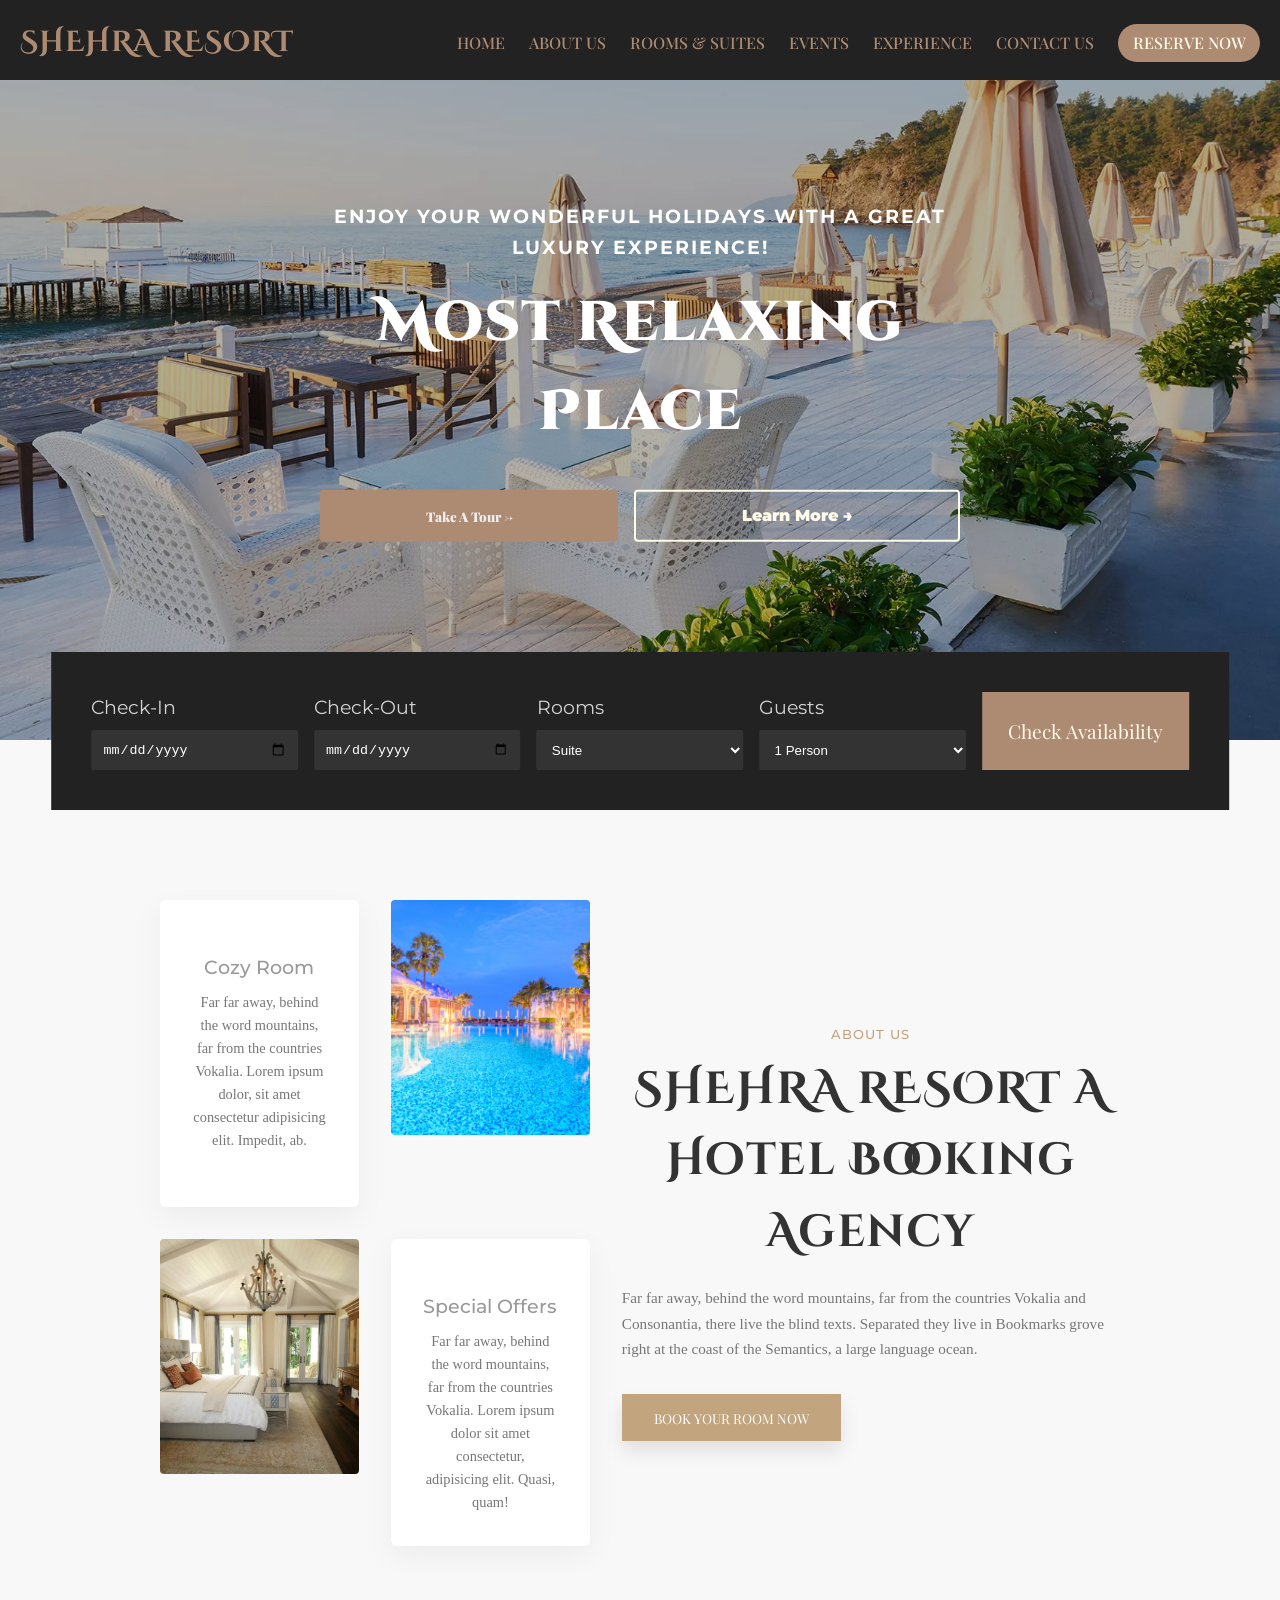
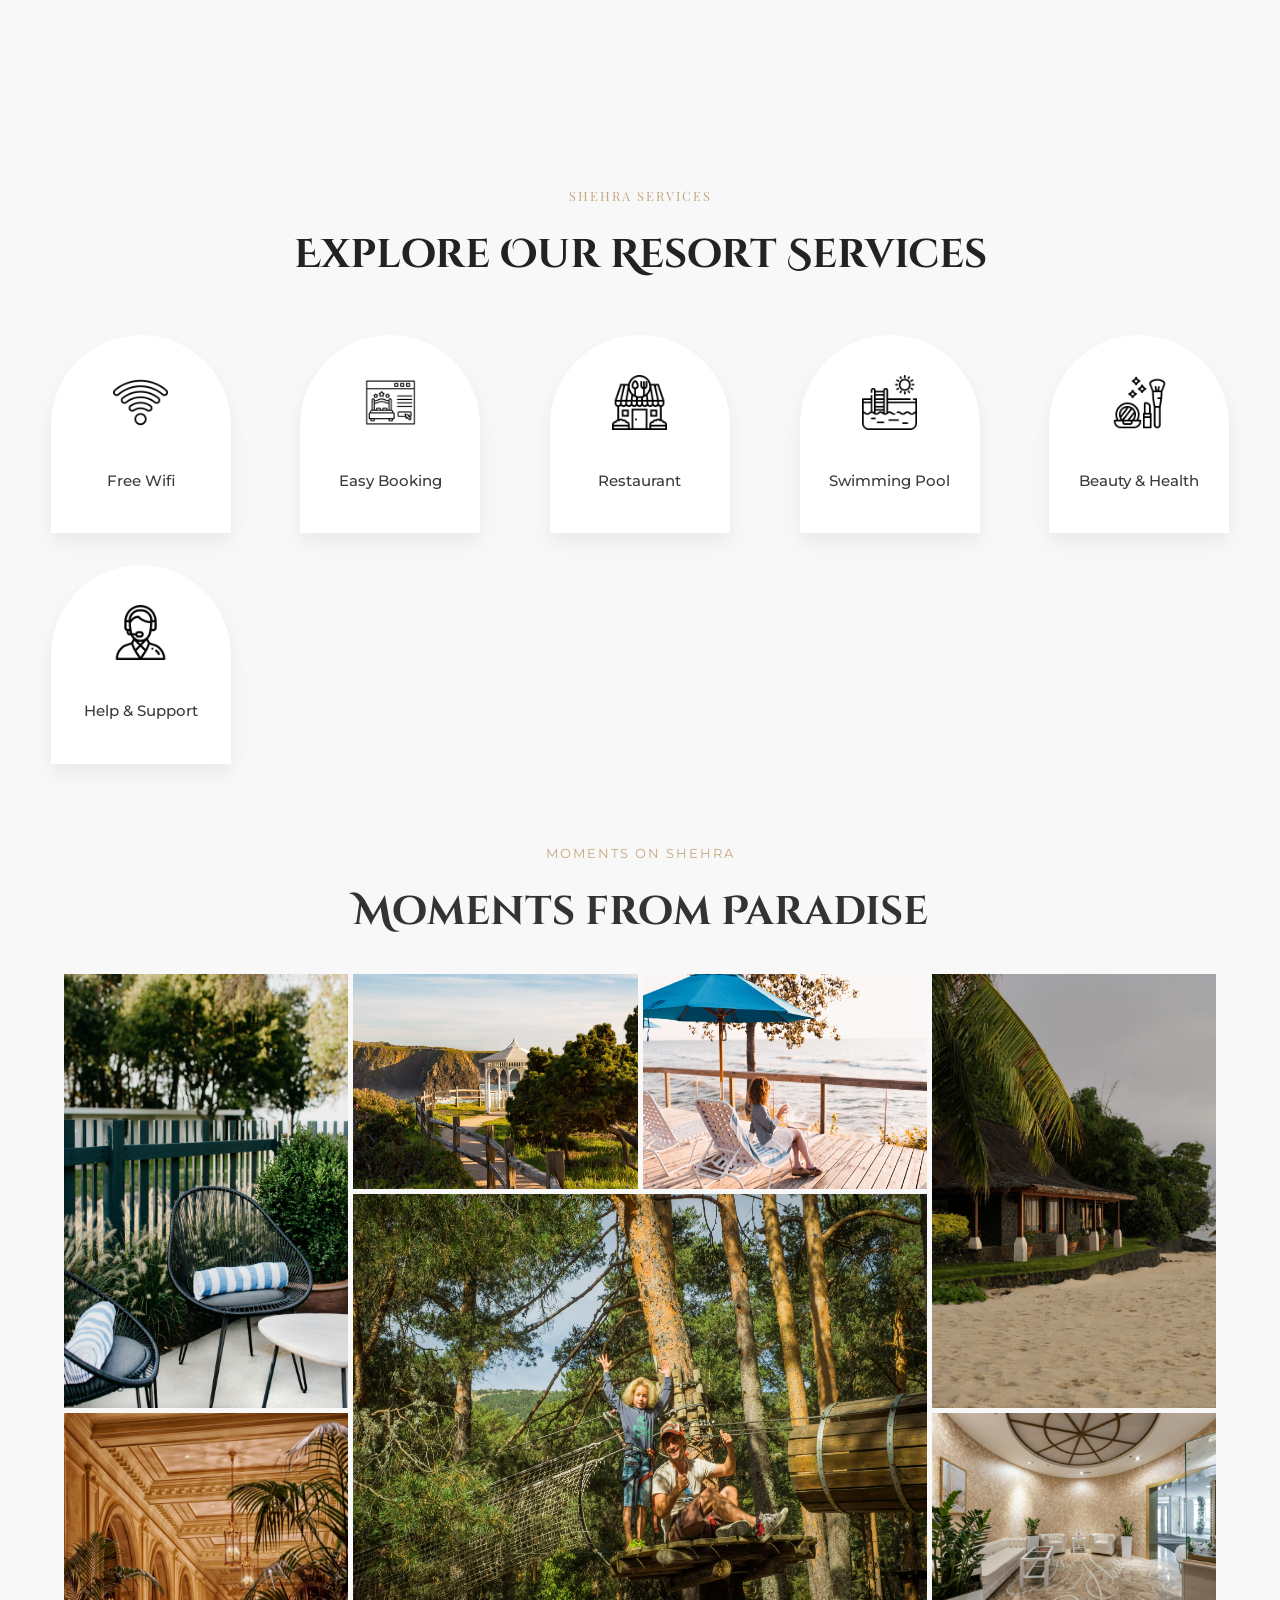
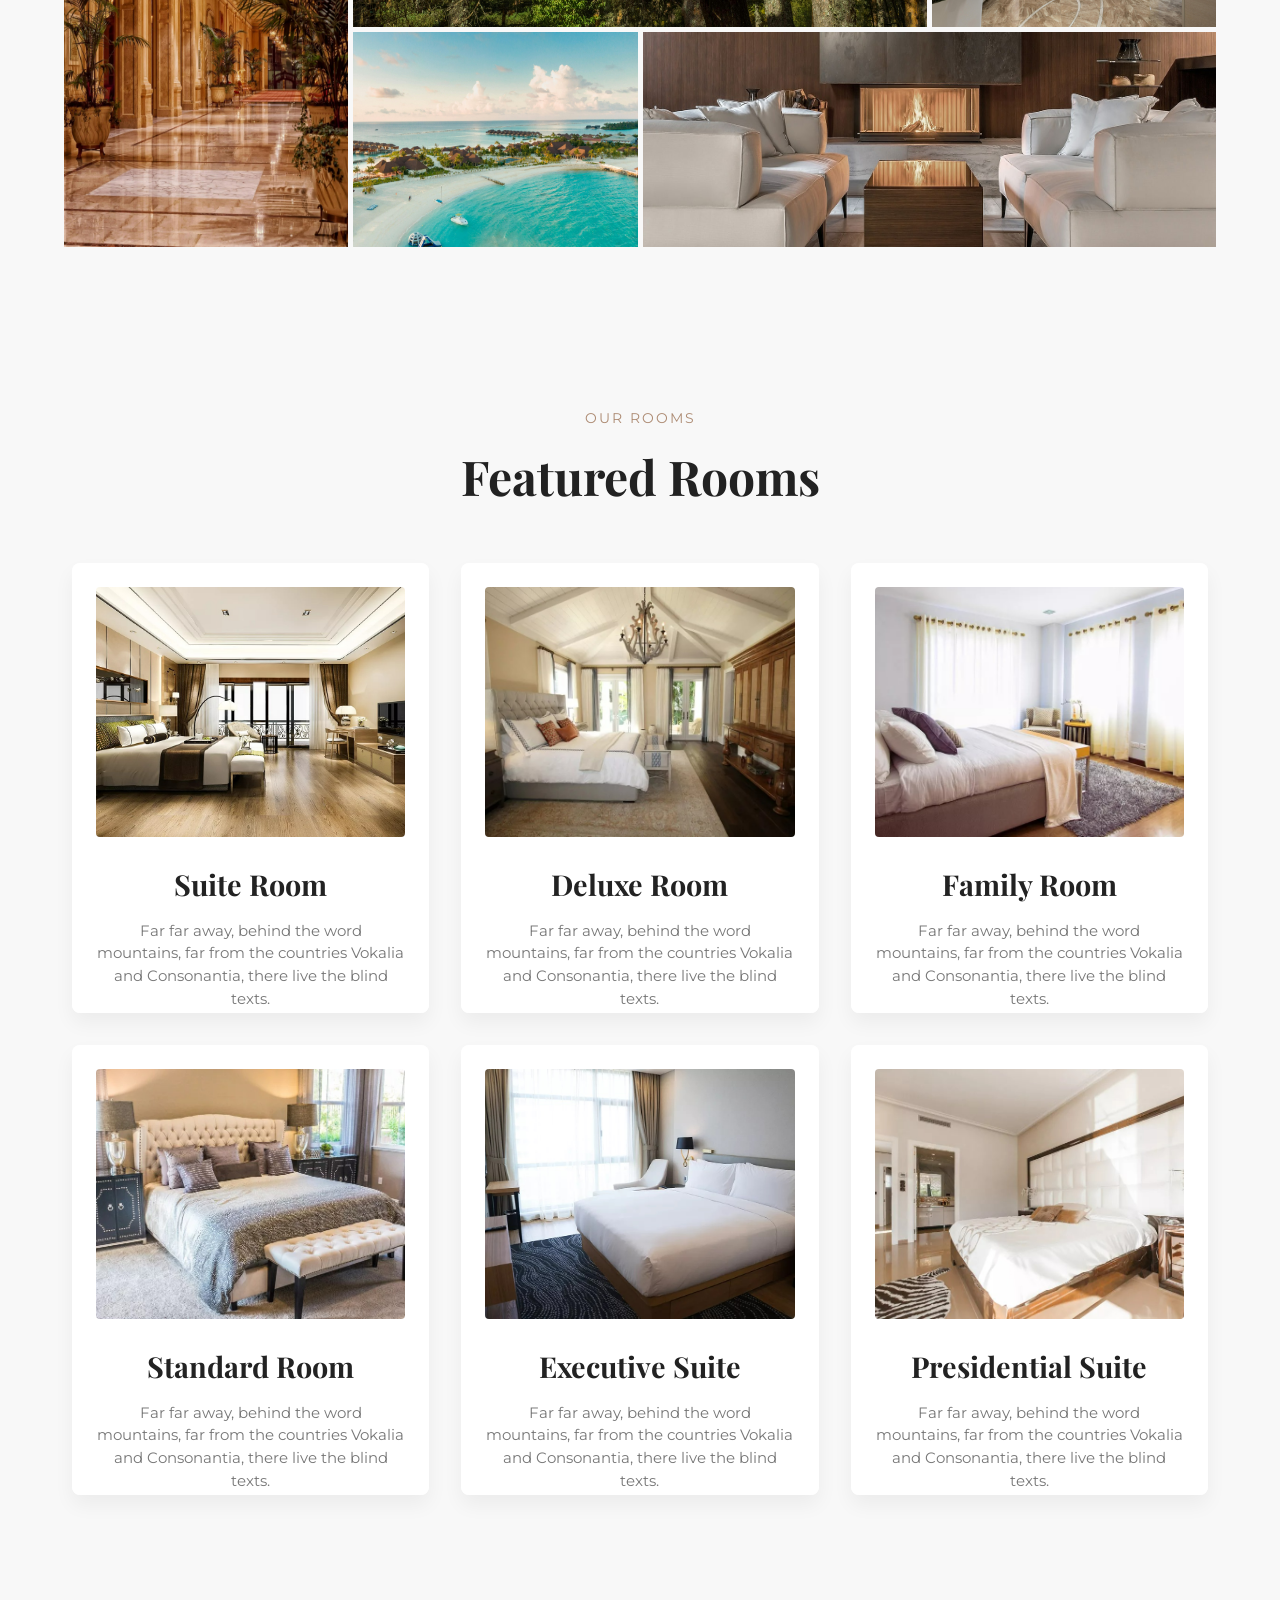
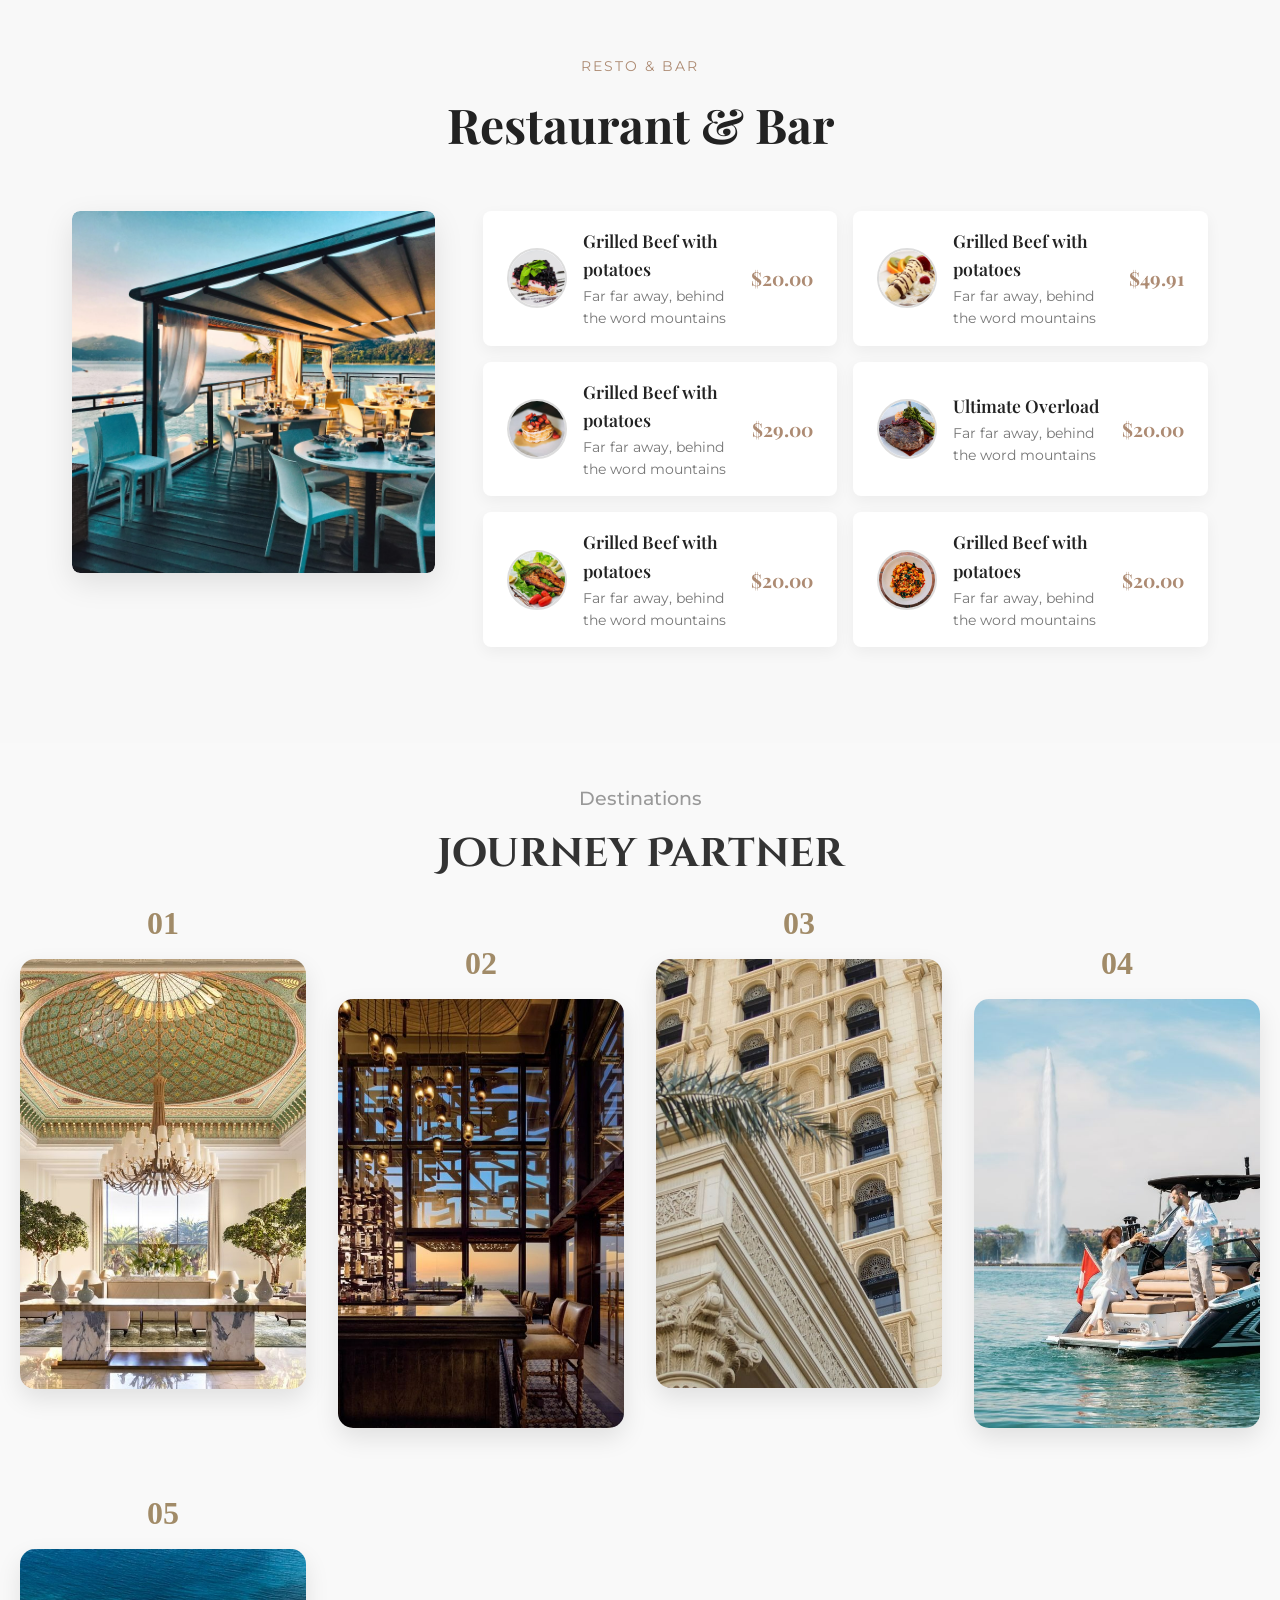
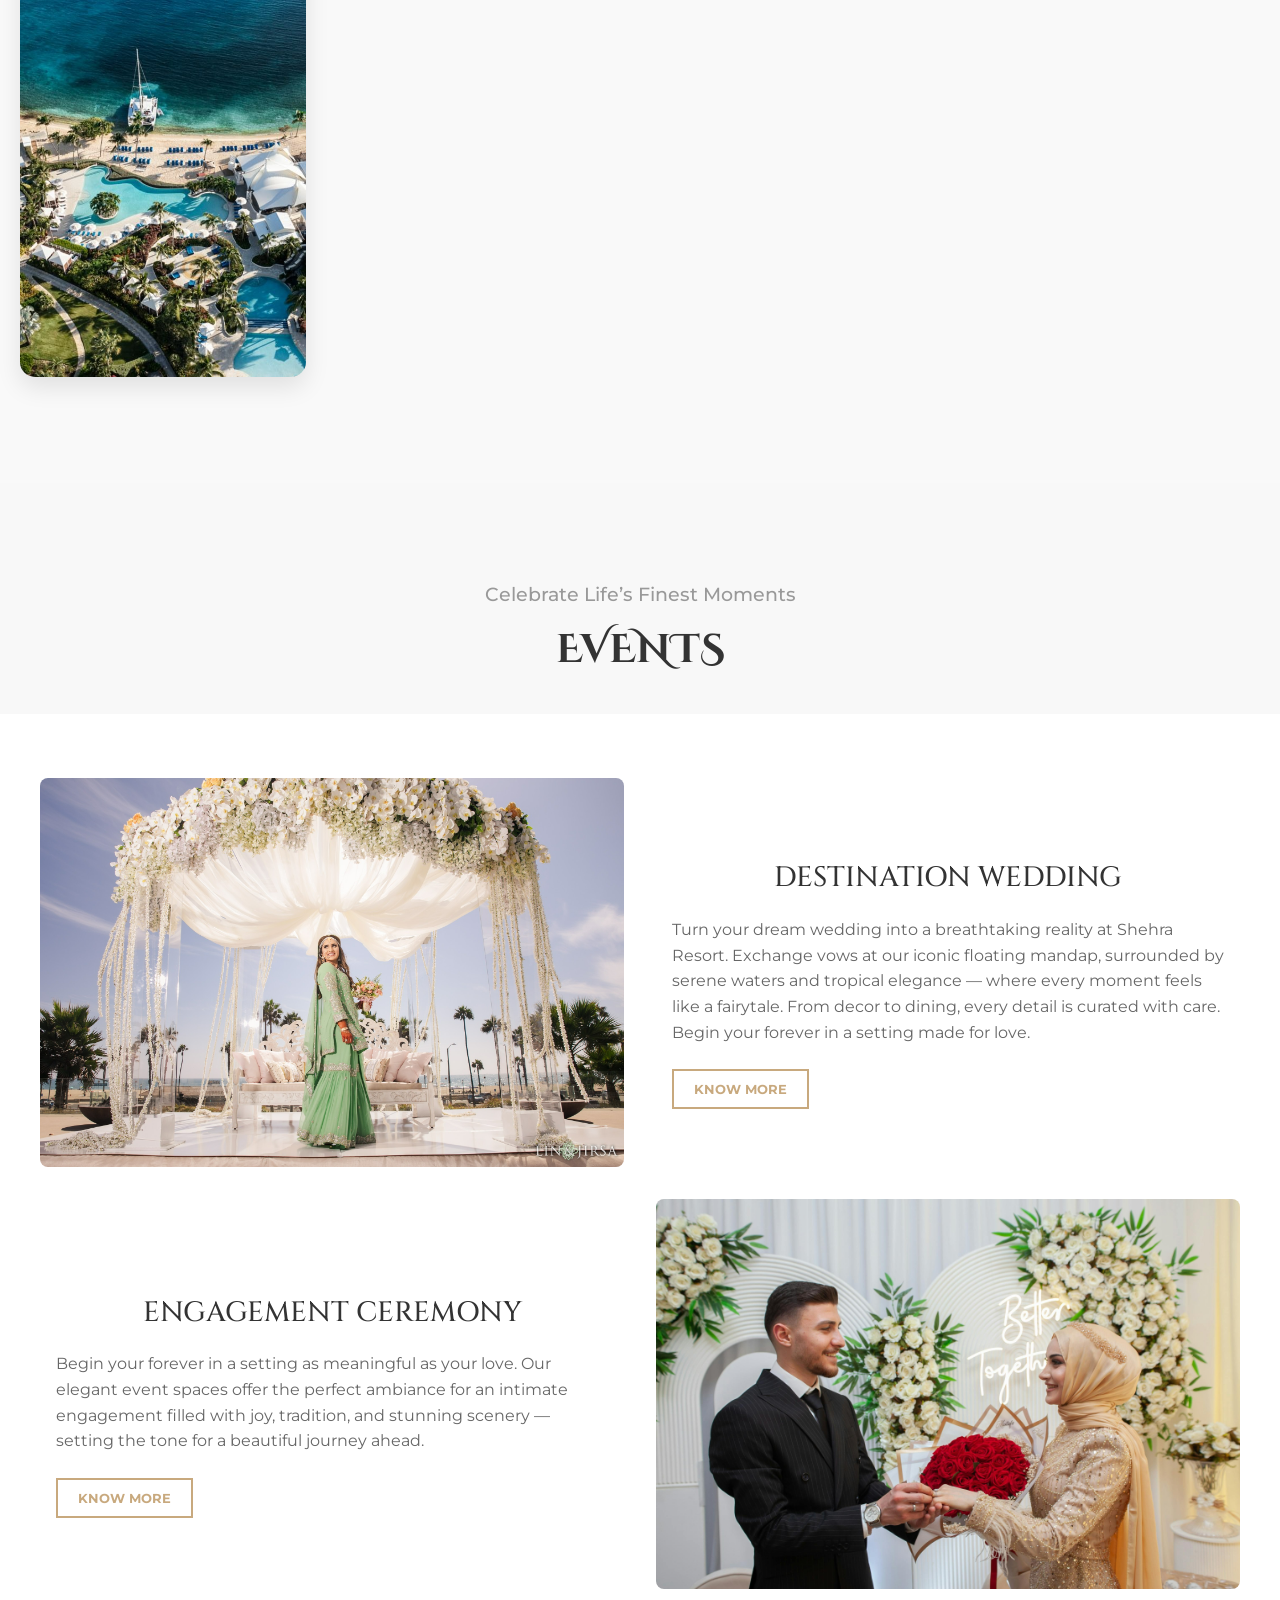
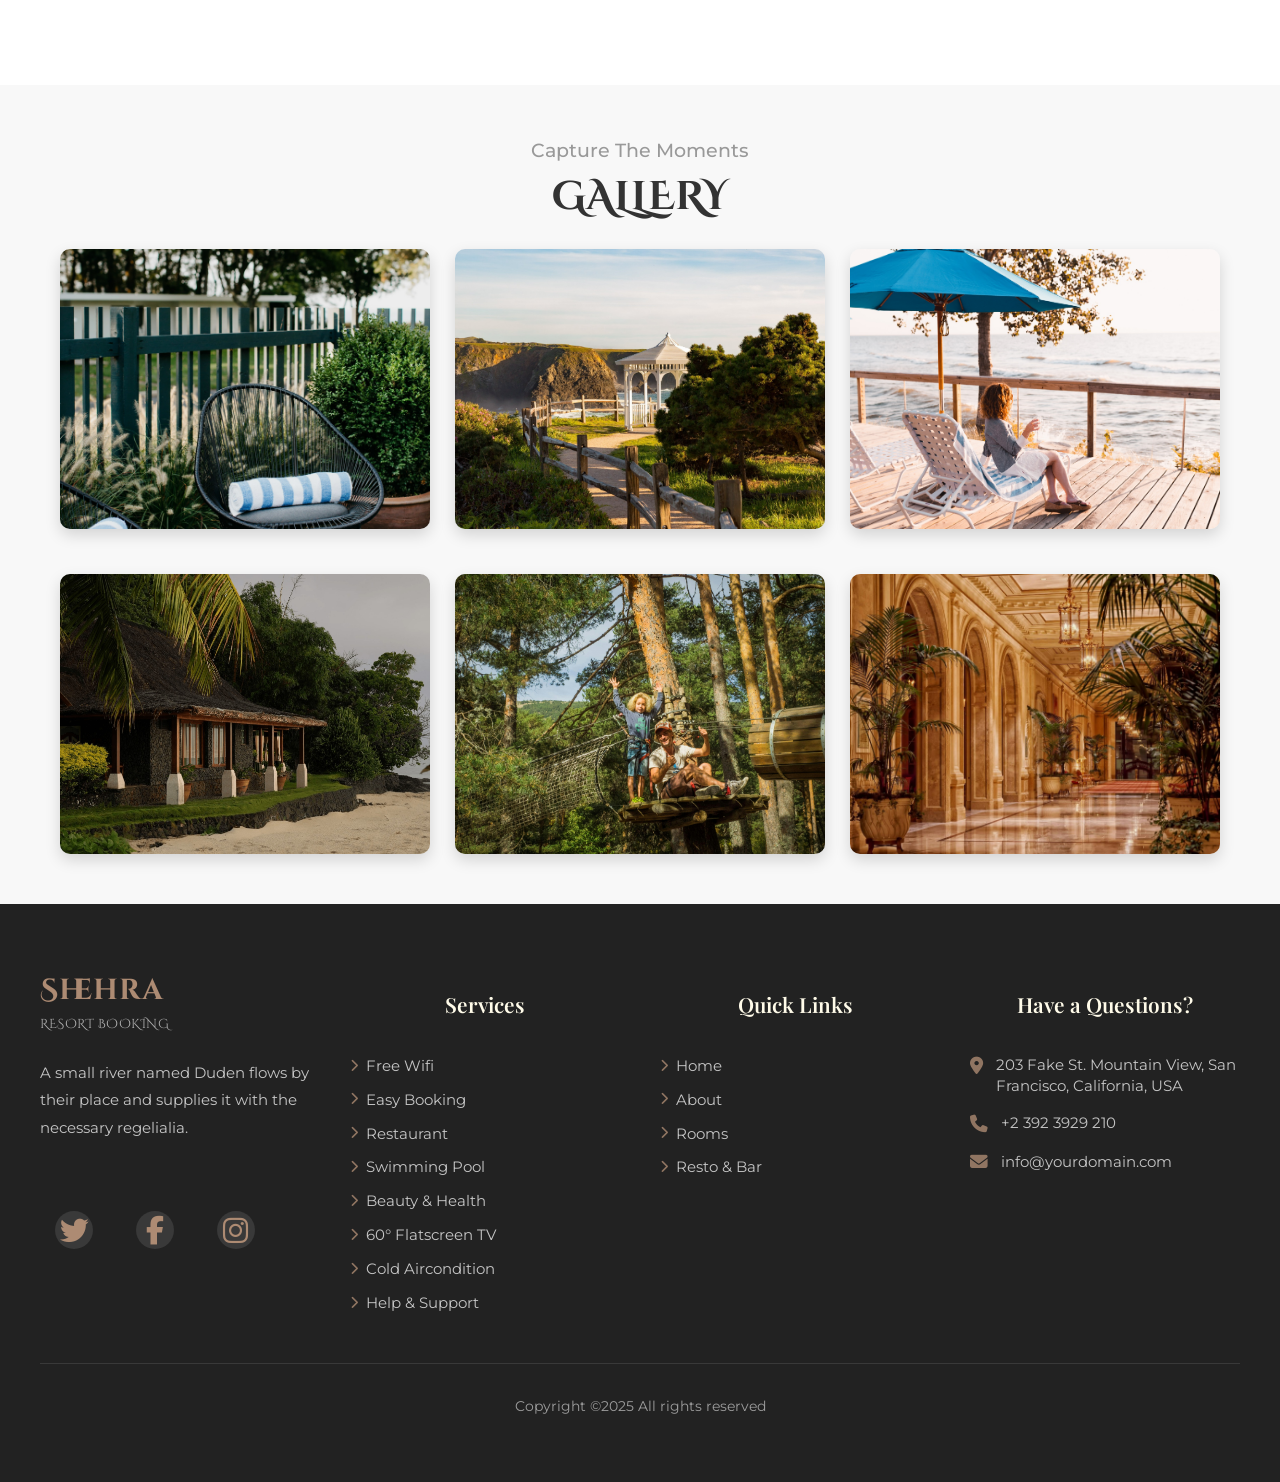
<file: index.html>
<!DOCTYPE html>
<html lang="en">
  <head>
    <meta charset="UTF-8" />
    <meta name="viewport" content="width=device-width, initial-scale=1.0" />
    <title>Document</title>
      <link rel="icon" href="img/HOME/favicon.ico" type="image/x-icon">
    <link rel="stylesheet" href="https://cdnjs.cloudflare.com/ajax/libs/font-awesome/6.7.2/css/all.min.css" integrity="sha512-Evv84Mr4kqVGRNSgIGL/F/aIDqQb7xQ2vcrdIwxfjThSH8CSR7PBEakCr51Ck+w+/U6swU2Im1vVX0SVk9ABhg==" crossorigin="anonymous" referrerpolicy="no-referrer" />
      <link rel="preconnect" href="https://fonts.googleapis.com">
  <link rel="preconnect" href="https://fonts.gstatic.com" crossorigin>
  <link
    href="https://fonts.googleapis.com/css2?family=Cinzel+Decorative:wght@400;700;900&family=Cinzel:wght@400..900&family=Forum&family=Montserrat:ital,wght@0,100..900;1,100..900&family=MuseoModerno:ital,wght@0,100..900;1,100..900&family=Playfair+Display:ital,wght@0,400..900;1,400..900&display=swap"
    rel="stylesheet">
    <link rel="stylesheet" href="style.css">
    <link rel="stylesheet" href="mediaquery.css">

  </head>
  <body>
    <header>
     <div class="nav-container">
      <div class="logo">SHEHRA RESORT</div>

      <input type="checkbox" id="toggle-menu" />
      <label for="toggle-menu" class="hamburger">
        <i class="fa-solid fa-bars"></i>
      </label>

      <nav class="nav-links">
        <a href="index.html">HOME</a>
        <a href="aboutus.html">ABOUT US</a>
        <a href="rooms&suites.html">ROOMS & SUITES</a>
        <a href="events.html">EVENTS</a>
        <a href="experience.html">EXPERIENCE</a>
        <a href="contact.html">CONTACT US</a>
        <a href="#" class="cta">RESERVE NOW</a>
      </nav>
    </header>
    <section class="hero-section">
      <div class="hero-grid">
    <div class="hero-overlay"></div>
    <div class="hero-content">
      <p>Enjoy Your Wonderful Holidays With A Great Luxury Experience!</p>
      <h1>Most Relaxing Place</h1>
      <div class="hero-buttons">
        <button>Take A Tour →</button>
        <a href="#" class="btn secondary">Learn More →</a>
      </div>
    </div>
    </div>
    <form class="booking-form">
      <div>
        <label>Check‑In</label>
        <input type="date" name="checkin">
      </div>
      <div>
        <label>Check‑Out</label>
        <input type="date" name="checkout">
      </div>
      <div>
        <label>Rooms</label>
        <select name="rooms">
          <option>Suite</option>
          <option>Double</option>
          <option>Single</option>
        </select>
      </div>
      <div>
        <label>Guests</label>
        <select name="guests">
          <option>1 Person</option>
          <option>2 People</option>
          <option>3 People</option>
          <option>More</option>
        </select>
      </div>
      <button type="submit" class="btn-book">Check Availability</button>
    </form>
    </section>
    
  <section class="booking-section">

    <div class="grid-box">
      <!-- Top Left Card -->
      <div class="card">
       
        <h3>Cozy Room</h3>
        <p>Far far away, behind the word mountains, far from the countries Vokalia.
          Lorem ipsum dolor, sit amet consectetur adipisicing elit. Impedit, ab.
        </p>
      </div>

      <!-- Top Right Image -->
      <div class="image-card">
         <img src="images/ab-1.jpg" alt="Cozy Icon" />
      </div>

      <!-- Bottom Left Image -->
      <div class="image-card">
     <img src="images/ab-2.jpg" alt="">
      </div>

      <!-- Bottom Right Card -->
      <div class="card">
       
        <h3>Special Offers</h3>
        <p>Far far away, behind the word mountains, far from the countries Vokalia.
          Lorem ipsum dolor sit amet consectetur, adipisicing elit. Quasi, quam!
        </p>
      </div>
    </div>

    <!-- Right Side Content -->
    <div class="right-content">
      <h3>ABOUT US</h3>
      <h1>SHEHRA RESORT A Hotel Booking Agency</h1>
      <p>Far far away, behind the word mountains, far from the countries Vokalia and Consonantia, there live the blind texts. Separated they live in Bookmarks grove right at the coast of the Semantics, a large language ocean.</p>
      <button>BOOK YOUR ROOM NOW</button>
    </div>

  </section>
<section class="resort-services">
  <div class="services-header">
    <span>SHEHRA SERVICES</span>
    <h1>Explore Our Resort Services</h1>
  </div>

  <div class="services-grid">
    <div class="service-card" style="--order: 1">

      <img src="images/wifi.png" alt="Free Wifi" />
      <h3>Free Wifi</h3>
    </div>
    <div class="service-card" style="--order: 2">
      <img src="images/online-reservation.png" alt="Easy Booking" />
      <h3>Easy Booking</h3>
    </div>
    <div class="service-card" style="--order: 3">
      <img src="images/restaurant.png" alt="Restaurant" />
      <h3>Restaurant</h3>
    </div>
    <div class="service-card" style="--order: 4">
      <img src="images/swimming-pool (1).png" alt="Swimming Pool" />
      <h3>Swimming Pool</h3>
    </div>
    <div class="service-card" style="--order: 5">
      <img src="images/cosmetics.png" alt="Beauty & Health" />
      <h3>Beauty & Health</h3>
    </div>
    <div class="service-card" style="--order: 6">
      <img src="images/support.png" alt="Help & Support" />
      <h3>Help & Support</h3>
    </div>
  </div>
</section>
    <div class="scroll-head">
       <div class="services-header">
    <span style="text-align: center;">MOMENTS ON SHEHRA</span></div>
    <h1 style="text-align: center;">Moments from Paradise</h1>
  </div>
<div class="bento-resort">
  <div class="img1"><img src="images/m1.jpg" alt="image"></div>
  <div class="img2"><img src="images/m2.jpg" alt="image"></div>
  <div class="img3"><img src="images/m3.jpg" alt="image"></div>
  <div class="img4"><img src="images/m4.jpg" alt="image"></div>
  <div class="img5"><img src="images/m5.jpg" alt="image"></div>
  <div class="img6"><img src="images/m6.jpg" alt="image"></div>
  <div class="img7"><img src="images/m7.jpg" alt="image"></div>
  <div class="img8"><img src="images/m8.jpg" alt="image"></div>
  <div class="img9"><img src="images/m9.jpg" alt="image"></div>
</div>
  <section class="featured-rooms-section">
      <div class="section-header">
        <span>OUR ROOMS</span>
        <h1>Featured Rooms</h1>
      </div>

      <div class="rooms-grid">
        <!-- Room Card 1: Suite Room -->
        <div class="room-card">
          <div class="flip-card-inner">
            <div class="flip-card-front">
              <img
                src="images/room-1.jpg.jpg"
                alt="Suite Room"
                class="room-image"
              />
              <div class="room-details">
                <h2>Suite Room</h2>
                <p>
                  Far far away, behind the word mountains, far from the
                  countries Vokalia and Consonantia, there live the blind
                  texts.
                </p>
              </div>
              <div class="room-price">$450 / NIGHT</div>
              <!-- <button class="book-now-btn">BOOK NOW</button> -->
            </div>
            <div class="flip-card-back">
              <div class="room-details">
                <h2>Suite Room</h2>
                <p>
                  Experience unparalleled luxury and comfort in our spacious
                  Suite Room, designed for an unforgettable stay.
                </p>
              </div>
              <div class="room-price">Starting from $450 / Night</div>
              <button class="book-now-btn">VIEW DETAILS</button>
            </div>
          </div>
        </div>

        <!-- Room Card 2: Deluxe Room -->
        <div class="room-card">
          <div class="flip-card-inner">
            <div class="flip-card-front">
              <img
                src="images/room-2.jpg.jpg"
                alt="Deluxe Room"
                class="room-image"
              />
              <div class="room-details">
                <h2>Deluxe Room</h2>
                <p>
                  Far far away, behind the word mountains, far from the
                  countries Vokalia and Consonantia, there live the blind
                  texts.
                </p>
              </div>
              <div class="room-price">$350 / NIGHT</div>
              <!-- <button class="book-now-btn">BOOK NOW</button> -->
            </div>
            <div class="flip-card-back">
              <div class="room-details">
                <h2>Deluxe Room</h2>
                <p>
                  Our Deluxe Rooms offer a perfect blend of elegance and modern
                  amenities for a relaxing retreat.
                </p>
              </div>
              <div class="room-price">Starting from $350 / Night</div>
              <button class="book-now-btn">VIEW DETAILS</button>
            </div>
          </div>
        </div>

        <!-- Room Card 3: Family Room -->
        <div class="room-card">
          <div class="flip-card-inner">
            <div class="flip-card-front">
              <img
                src="images/room-3.jpg.jpg"
                alt="Family Room"
                class="room-image"
              />
              <div class="room-details">
                <h2>Family Room</h2>
                <p>
                  Far far away, behind the word mountains, far from the
                  countries Vokalia and Consonantia, there live the blind
                  texts.
                </p>
              </div>
              <div class="room-price">$550 / NIGHT</div>
              <!-- <button class="book-now-btn">BOOK NOW</button> -->
            </div>
            <div class="flip-card-back">
              <div class="room-details">
                <h2>Family Room</h2>
                <p>
                  Spacious and comfortable, our Family Rooms are ideal for
                  families seeking a memorable vacation experience.
                </p>
              </div>
              <div class="room-price">Starting from $550 / Night</div>
              <button class="book-now-btn">VIEW DETAILS</button>
            </div>
          </div>
        </div>

        <!-- Room Card 4: Standard Room -->
        <div class="room-card">
          <div class="flip-card-inner">
            <div class="flip-card-front">
              <img
                src="images/room-4.jpg.jpg"
                alt="Standard Room"
                class="room-image"
              />
              <div class="room-details">
                <h2>Standard Room</h2>
                <p>
                  Far far away, behind the word mountains, far from the
                  countries Vokalia and Consonantia, there live the blind
                  texts.
                </p>
              </div>
              <div class="room-price">$250 / NIGHT</div>
              <!-- <button class="book-now-btn">BOOK NOW</button> -->
            </div>
            <div class="flip-card-back">
              <div class="room-details">
                <h2>Standard Room</h2>
                <p>
                  Our cozy Standard Rooms provide all the essential comforts for
                  a pleasant and affordable stay.
                </p>
              </div>
              <div class="room-price">Starting from $250 / Night</div>
              <button class="book-now-btn">VIEW DETAILS</button>
            </div>
          </div>
        </div>

        <!-- Room Card 5: Executive Suite -->
        <div class="room-card">
          <div class="flip-card-inner">
            <div class="flip-card-front">
              <img
                src="images/room-5.jpg.jpg"
                alt="Executive Suite"
                class="room-image"
              />
              <div class="room-details">
                <h2>Executive Suite</h2>
                <p>
                  Far far away, behind the word mountains, far from the
                  countries Vokalia and Consonantia, there live the blind
                  texts.
                </p>
              </div>
              <div class="room-price">$650 / NIGHT</div>
              <!-- <button class="book-now-btn">BOOK NOW</button> -->
            </div>
            <div class="flip-card-back">
              <div class="room-details">
                <h2>Executive Suite</h2>
                <p>
                  Indulge in the ultimate luxury with our Executive Suite,
                  perfect for business travelers and special occasions.
                </p>
              </div>
              <div class="room-price">Starting from $650 / Night</div>
              <button class="book-now-btn">VIEW DETAILS</button>
            </div>
          </div>
        </div>

        <!-- Room Card 6: Presidential Suite -->
        <div class="room-card">
          <div class="flip-card-inner">
            <div class="flip-card-front">
              <img
                src="images/room-6.jpg.jpg"
                alt="Presidential Suite"
                class="room-image"
              />
              <div class="room-details">
                <h2>Presidential Suite</h2>
                <p>
                  Far far away, behind the word mountains, far from the
                  countries Vokalia and Consonantia, there live the blind
                  texts.
                </p>
              </div>
              <div class="room-price">$999 / NIGHT</div>
              <!-- <button class="book-now-btn">BOOK NOW</button> -->
            </div>
            <div class="flip-card-back">
              <div class="room-details">
                <h2>Presidential Suite</h2>
                <p>
                  Experience the pinnacle of luxury and exclusivity in our
                  Presidential Suite, offering breathtaking views and amenities.
                </p>
              </div>
              <div class="room-price">Starting from $999 / Night</div>
              <button class="book-now-btn">VIEW DETAILS</button>
            </div>
          </div>
        </div>
      </div>
    </section>
     <section class="restaurant-bar-section container">
      <div class="section-header">
        <span>RESTO & BAR</span>
        <h1>Restaurant & Bar</h1>
      </div>

      <div class="restaurant-section-content">
        <div class="restaurant-image-column">
          <img src="images/resto-bar.jpg.jpg" alt="Restaurant View" />
          
        </div>

        <div class="menu-column">
          <div class="menu-item">
            <img src="images/menu-1.jpg.jpg" alt="Grilled Beef" class="menu-item-img" />
            <div class="item-details">
              <div class="item-name">Grilled Beef with potatoes</div>
              <div class="item-description">Far far away, behind the word mountains</div>
            </div>
            <div class="item-price">$20.00</div>
          </div>

          <div class="menu-item">
            <img src="images/menu-2.jpg.jpg" alt="Grilled Beef" class="menu-item-img" />
            <div class="item-details">
              <div class="item-name">Grilled Beef with potatoes</div>
              <div class="item-description">Far far away, behind the word mountains</div>
            </div>
            <div class="item-price">$49.91</div>
          </div>

          <div class="menu-item">
            <img src="images/menu-3.jpg.jpg" alt="Grilled Beef" class="menu-item-img" />
            <div class="item-details">
              <div class="item-name">Grilled Beef with potatoes</div>
              <div class="item-description">Far far away, behind the word mountains</div>
            </div>
            <div class="item-price">$29.00</div>
          </div>

          <div class="menu-item">
            <img src="images/menu-4.jpg.jpg" alt="Ultimate Overload" class="menu-item-img" />
            <div class="item-details">
              <div class="item-name">Ultimate Overload</div>
              <div class="item-description">Far far away, behind the word mountains</div>
            </div>
            <div class="item-price">$20.00</div>
          </div>

          <div class="menu-item">
            <img src="images/menu-5.jpg.jpg" alt="Grilled Beef" class="menu-item-img" />
            <div class="item-details">
              <div class="item-name">Grilled Beef with potatoes</div>
              <div class="item-description">Far far away, behind the word mountains</div>
            </div>
            <div class="item-price">$20.00</div>
          </div>

          <div class="menu-item">
            <img src="images/menu-6.jpg.jpg" alt="Grilled Beef" class="menu-item-img" />
            <div class="item-details">
              <div class="item-name">Grilled Beef with potatoes</div>
              <div class="item-description">Far far away, behind the word mountains</div>
            </div>
            <div class="item-price">$20.00</div>
          </div>

          <!-- <div class="menu-item">
            <img src="images/menu-7.jpg.jpg" alt="Ham & Pineapple" class="menu-item-img" />
            <div class="item-details">
              <div class="item-name">Ham & Pineapple</div>
              <div class="item-description">Far far away, behind the word mountains</div>
            </div>
            <div class="item-price">$20.00</div>
          </div>
        </div> -->
      </div>
    </section>

<section class="journey">
  <div class="jour-head">
    <h3>Destinations</h3>
    <h1>Journey Partner</h1>
  </div>

  <div class="jour-images">
    <div class="jour-box">
      <h1 class="number">01</h1>
      <img src="images/rit-1.jpg" alt="rit-1">
      <p class="img-desc">Explore the cultural beauty of Riyadh, the capital of Saudi Arabia.</p>
    </div>
    <div class="jour-box">
      <h1 class="number">02</h1>
      <img src="images/zadun-2.jpg" alt="zadun">
      <p class="img-desc">Experience luxury at Zadún, a Shehra Resort Reserve in Mexico.</p>
    </div>
    <div class="jour-box">
      <h1 class="number">03</h1>
      <img src="images/jeddah-3.jpg" alt="Jeddah">
      <p class="img-desc">Discover the coastal charm of Jeddah’s waterfront and heritage.</p>
    </div>
    <div class="jour-box">
      <h1 class="number">04</h1>
      <img src="images/geneva-4.jpg" alt="geneva">
      <p class="img-desc">Relax by the serene lakeside views of Geneva, Switzerland.</p>
    </div>
    <div class="jour-box">
      <h1 class="number">05</h1>
      <img src="images/st.thomas-5.jpg" alt="st.thomson">
      <p class="img-desc">Enjoy the tropical paradise of St. Thomas with white sandy beaches.</p>
    </div>
   
  </div>
</section>
  
            <div class="jour-head">
                <h3 style="text-align: center;">Celebrate Life’s Finest Moments</h3>
                <h1 style="text-align: center;">EVENTS</h1>
            </div>
 
   <section class="events">
  <div class="about ets">
    <div class="ic img-content1"><img src="images/event-1.jpg" alt=""></div>
    <div class="sec sec1-content">
      <h3 class="card-details">DESTINATION WEDDING</h3>
      <p class="card-para">Turn your dream wedding into a breathtaking reality at  Shehra Resort. Exchange vows at our iconic floating mandap, surrounded by serene waters and tropical elegance — where every moment feels like a fairytale. From decor to dining, every detail is curated with care. Begin your forever in a setting made for love.</p>
      <div><button class="about-btn">KNOW MORE</button></div>
    </div>
    <div class="ic img-content2"><img src="images/event-2.jpg" alt=""></div>
    <div class="sec sec2-content">
      <h3 class="card-details">ENGAGEMENT CEREMONY</h3>
      <p class="card-para">Begin your forever in a setting as meaningful as your love. Our elegant event spaces offer the perfect ambiance for an intimate engagement filled with joy, tradition, and stunning scenery — setting the tone for a beautiful journey ahead.</p>
      <div><button class="about-btn">KNOW MORE</button></div>
    </div>
  </div></section>
</section>
<section class="gallery-container">
  <h3>Capture The Moments</h3>
    <h1>GALLERY</h1>
    <div class="gallery">
        <img src="images/m1.jpg" alt="">
        <img src="images/m2.jpg" alt="">
        <img src="images/m3.jpg" alt="">
        <img src="images/m4.jpg" alt="">
        <img src="images/m5.jpg" alt="">
        <img src="images/m6.jpg" alt="">
    </div>
</section>
    <footer class="footer-section">
      <div class="footer-container">
        <!-- Column 1: Unwind Logo & Description -->
        <div class="footer-col about">
          <div class="logo">
            Shehra<span>RESORT BOOKING</span>
          </div>
          <p>
            A small river named Duden flows by their place and supplies it with
            the necessary regelialia.
          </p>
          <div class="social-links">
            <a href="#"><i class="fab fa-twitter"></i></a>
            <a href="#"><i class="fab fa-facebook-f"></i></a>
            <a href="#"><i class="fab fa-instagram"></i></a>
          </div>
        </div>

        <!-- Column 2: Services -->
        <div class="footer-col">
          <h3>Services</h3>
          <div class="footer-links">
            <a href="#"><i class="fa-solid fa-chevron-right"></i>Free Wifi</a>
            <a href="#"
              ><i class="fa-solid fa-chevron-right"></i>Easy Booking</a
            >
            <a href="#"
              ><i class="fa-solid fa-chevron-right"></i>Restaurant</a
            >
            <a href="#"
              ><i class="fa-solid fa-chevron-right"></i>Swimming Pool</a
            >
            <a href="#"
              ><i class="fa-solid fa-chevron-right"></i>Beauty & Health</a
            >
            <a href="#"
              ><i class="fa-solid fa-chevron-right"></i>60° Flatscreen TV</a
            >
            <a href="#"
              ><i class="fa-solid fa-chevron-right"></i>Cold Aircondition</a
            >
            <a href="#"
              ><i class="fa-solid fa-chevron-right"></i>Help & Support</a
            >
          </div>
        </div>

        <!-- Column 3: Quick Links -->
        <div class="footer-col">
          <h3>Quick Links</h3>
          <div class="footer-links">
            <a href="#"><i class="fa-solid fa-chevron-right"></i>Home</a>
            <a href="#"><i class="fa-solid fa-chevron-right"></i>About</a>
            <a href="#"><i class="fa-solid fa-chevron-right"></i>Rooms</a>
            <a href="#"
              ><i class="fa-solid fa-chevron-right"></i>Resto & Bar</a
            >
          </div>
        </div>

        <!-- Column 4: Have a Questions? -->
        <div class="footer-col">
          <h3>Have a Questions?</h3>
          <div class="contact-info">
            <div>
              <i class="fa-solid fa-location-dot"></i>
              <span>203 Fake St. Mountain View, San Francisco, California, USA</span>
            </div>
            <div>
              <i class="fa-solid fa-phone"></i>
              <span>+2 392 3929 210</span>
            </div>
            <div>
              <i class="fa-solid fa-envelope"></i>
              <a href="mailto:info@yourdomain.com">info@yourdomain.com</a>
            </div>
          </div>
        </div>
      </div>

      <!-- Copyright Section -->
      <div class="copyright">
        Copyright ©2025 All rights reserved
        
      </div>
    
    </footer>
  </body>
</html>
</file>
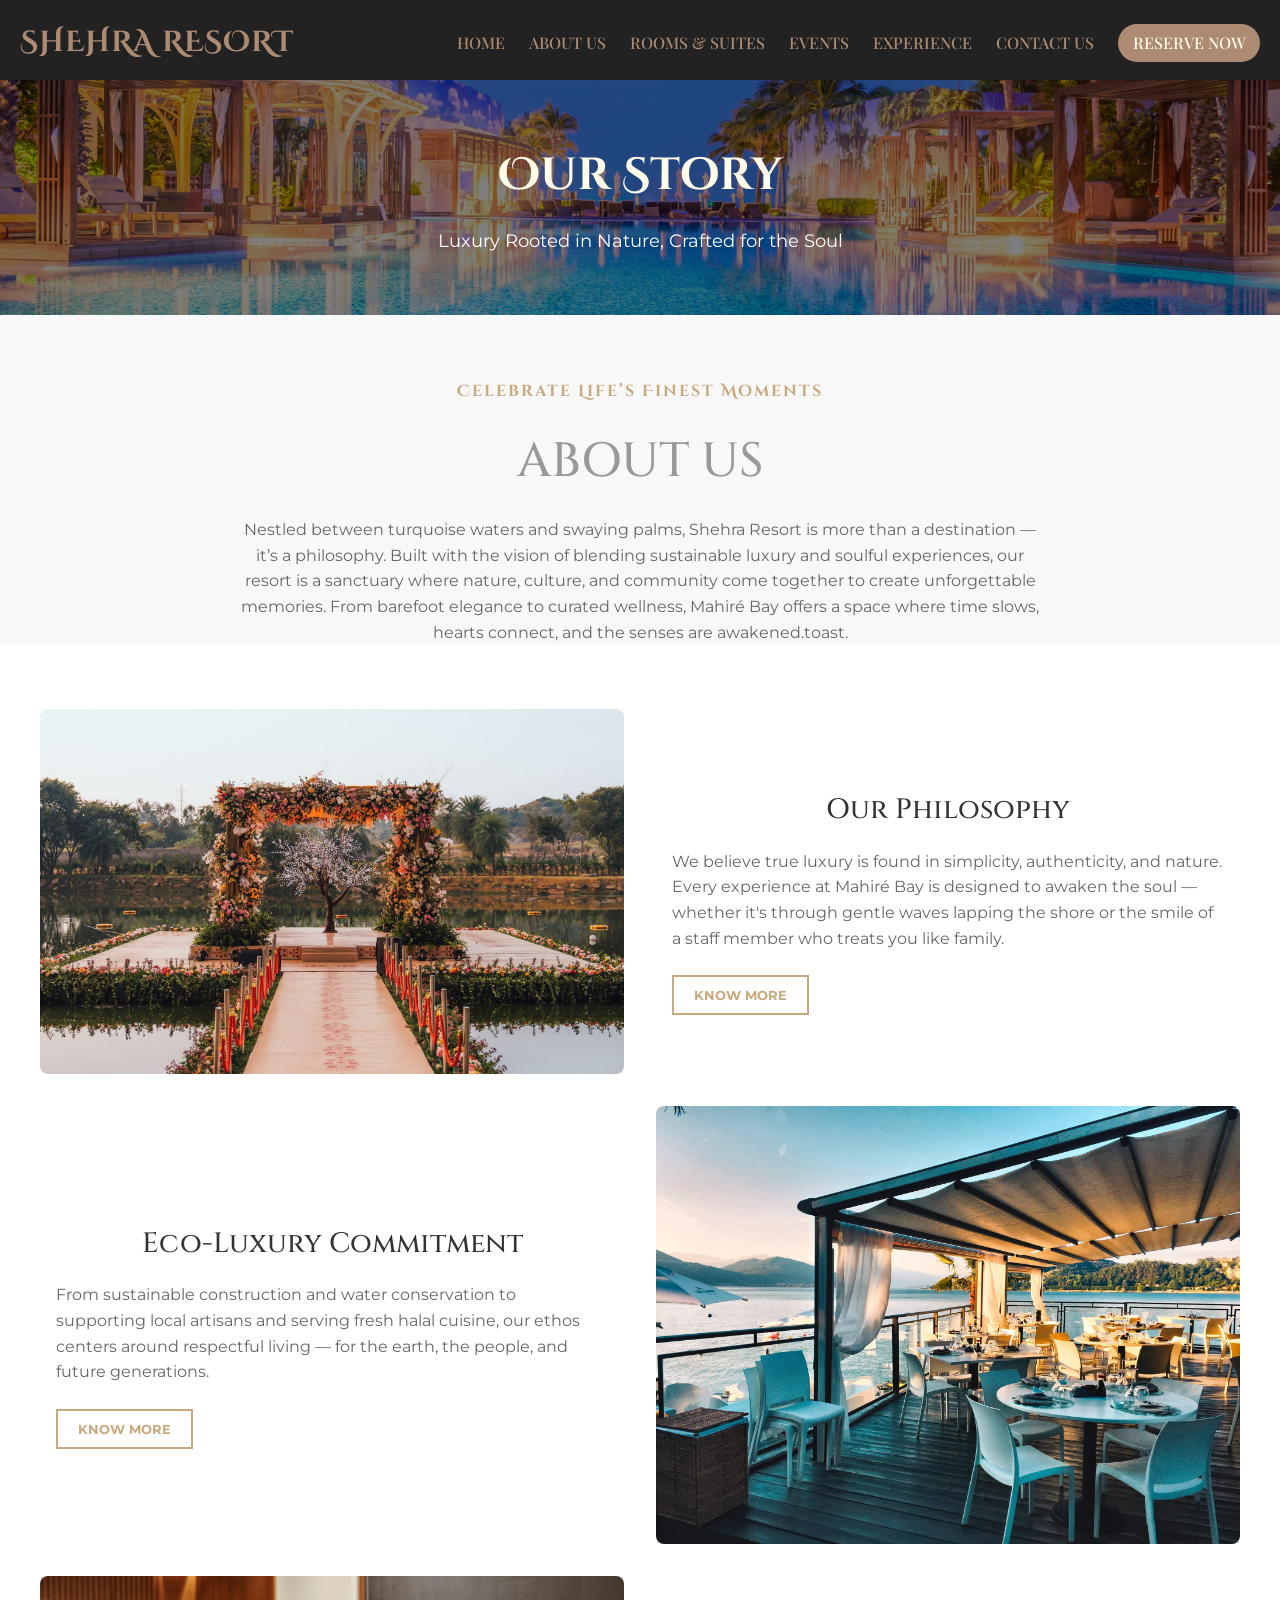
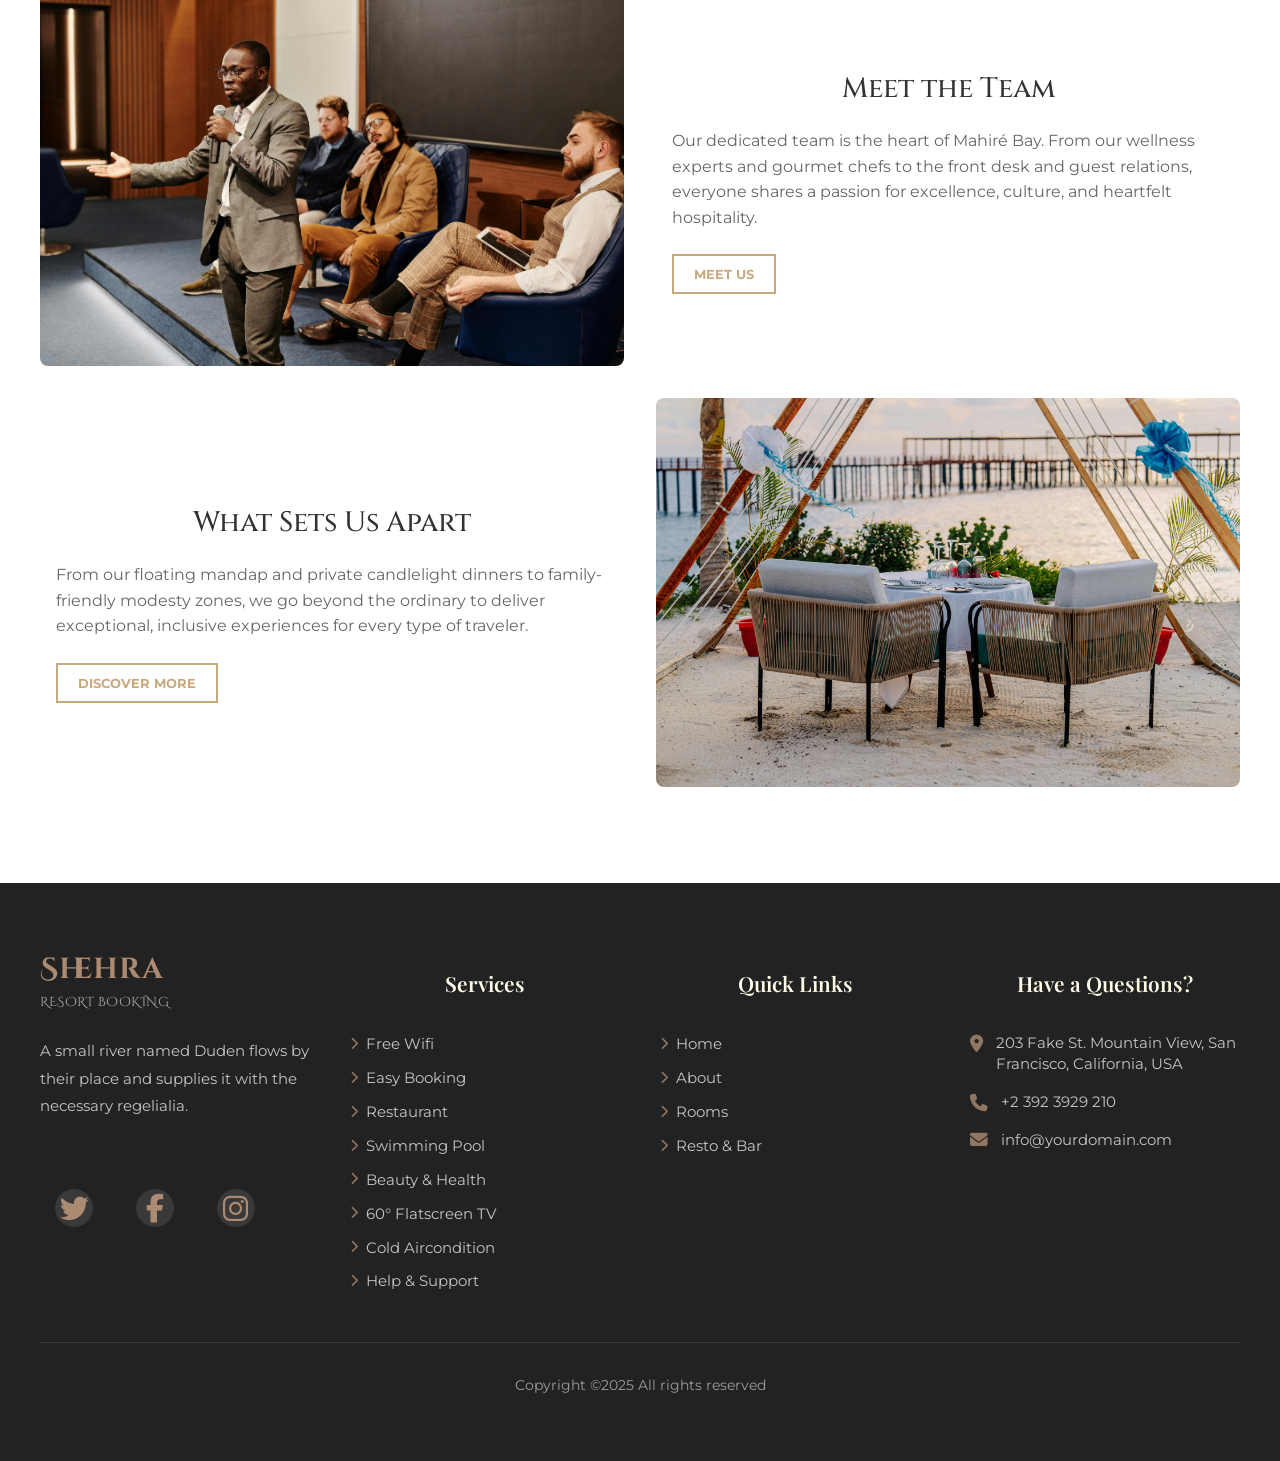
<file: aboutus.html>
<!DOCTYPE html>
<html lang="en">

<head>
    <meta charset="UTF-8" />
    <meta name="viewport" content="width=device-width, initial-scale=1.0" />
    <link rel="icon" href="img/HOME/favicon.ico" type="image/x-icon">
    <title> Shehra Resort Events</title>
    <link rel="stylesheet" href="style.css" />
    <link rel="stylesheet" href="mediaquery.css" />
    <link rel="stylesheet" href="https://cdnjs.cloudflare.com/ajax/libs/font-awesome/6.7.2/css/all.min.css"
        integrity="sha512-Evv84Mr4kqVGRNSgIGL/F/aIDqQb7xQ2vcrdIwxfjThSH8CSR7PBEakCr51Ck+w+/U6swU2Im1vVX0SVk9ABhg=="
        crossorigin="anonymous" referrerpolicy="no-referrer" />
    <link rel="preconnect" href="https://fonts.googleapis.com">
    <link rel="preconnect" href="https://fonts.gstatic.com" crossorigin>
    <link
        href="https://fonts.googleapis.com/css2?family=Cinzel+Decorative:wght@400;700;900&family=Cinzel:wght@400..900&family=Forum&family=Montserrat:ital,wght@0,100..900;1,100..900&family=MuseoModerno:ital,wght@0,100..900;1,100..900&family=Playfair+Display:ital,wght@0,400..900;1,400..900&display=swap"
        rel="stylesheet">
 
</head>

 
<body>
    <header>
     <div class="nav-container">
      <div class="logo">SHEHRA RESORT</div>

      <input type="checkbox" id="toggle-menu" />
      <label for="toggle-menu" class="hamburger">
        <i class="fa-solid fa-bars"></i>
      </label>

      <nav class="nav-links">
        <a href="index.html">HOME</a>
        <a href="aboutus.html">ABOUT US</a>
        <a href="rooms&suites.html">ROOMS & SUITES</a>
        <a href="events.html">EVENTS</a>
        <a href="experience.html">EXPERIENCE</a>
        <a href="contact.html">CONTACT US</a>
        <a href="#" class="cta">RESERVE NOW</a>
      </nav>
    </header>
  <section class="contact-hero">
        <h1>Our Story</h1>
        <p>
         Luxury Rooted in Nature, Crafted for the Soul
        </p>
        
      </section>
      
       <div class="head-text">
            <div class="top-head">
                <h5>Celebrate Life’s Finest Moments</h5>
                <h3>ABOUT US</h3>
                <p>Nestled between turquoise waters and swaying palms, Shehra Resort is more than a destination — it’s a philosophy. Built with the vision of blending sustainable luxury and soulful experiences, our resort is a sanctuary where nature, culture, and community come together to create unforgettable memories. From barefoot elegance to curated wellness, Mahiré Bay offers a space where time slows, hearts connect, and the senses are awakened.toast.
                </p>
            </div>
        </div>
        <section class="events">
    <div class="about ets">
        <div class="ic img-content1">
            <img src="images/slider-new-1.jpg" alt="">
        </div>
        <div class="sec sec1-content">
            <h3 class="card-details">Our Philosophy</h3>
            <p class="card-para">We believe true luxury is found in simplicity, authenticity, and nature. Every experience at Mahiré Bay is designed to awaken the soul — whether it's through gentle waves lapping the shore or the smile of a staff member who treats you like family.</p>
            <div>
                <button class="about-btn">KNOW MORE</button>
            </div>
        </div>
        <div class="ic img-content2">
            <img src="images/resto-bar.jpg.jpg" alt="">
        </div>
        <div class="sec sec2-content">
            <h3 class="card-details">Eco-Luxury Commitment</h3>
            <p class="card-para">From sustainable construction and water conservation to supporting local artisans and serving fresh halal cuisine, our ethos centers around respectful living — for the earth, the people, and future generations.</p>
            <div>
                <button class="about-btn">KNOW MORE</button>
            </div>
        </div>
    </div>

    <div class="about ets">
        <div class="ic img-content1">
            <img src="images/event-6.jpg" alt="">
        </div>
        <div class="sec sec1-content">
            <h3 class="card-details">Meet the Team</h3>
            <p class="card-para">Our dedicated team is the heart of Mahiré Bay. From our wellness experts and gourmet chefs to the front desk and guest relations, everyone shares a passion for excellence, culture, and heartfelt hospitality.</p>
            <div>
                <button class="about-btn">MEET US</button>
            </div>
        </div>
        <div class="ic img-content2">
            <img src="images/event-9.jpg" alt="">
        </div>
        <div class="sec sec2-content">
            <h3 class="card-details">What Sets Us Apart</h3>
            <p class="card-para">From our floating mandap and private candlelight dinners to family-friendly modesty zones, we go beyond the ordinary to deliver exceptional, inclusive experiences for every type of traveler.</p>
            <div>
                <button class="about-btn">DISCOVER MORE</button>
            </div>
        </div>
    </div>
    </section>
     <footer class="footer-section">
      <div class="footer-container">
        <!-- Column 1: Unwind Logo & Description -->
        <div class="footer-col about">
          <div class="logo">
            Shehra<span>RESORT BOOKING</span>
          </div>
          <p>
            A small river named Duden flows by their place and supplies it with
            the necessary regelialia.
          </p>
          <div class="social-links">
            <a href="#"><i class="fab fa-twitter"></i></a>
            <a href="#"><i class="fab fa-facebook-f"></i></a>
            <a href="#"><i class="fab fa-instagram"></i></a>
          </div>
        </div>

        <!-- Column 2: Services -->
        <div class="footer-col">
          <h3>Services</h3>
          <div class="footer-links">
            <a href="#"><i class="fa-solid fa-chevron-right"></i>Free Wifi</a>
            <a href="#"
              ><i class="fa-solid fa-chevron-right"></i>Easy Booking</a
            >
            <a href="#"
              ><i class="fa-solid fa-chevron-right"></i>Restaurant</a
            >
            <a href="#"
              ><i class="fa-solid fa-chevron-right"></i>Swimming Pool</a
            >
            <a href="#"
              ><i class="fa-solid fa-chevron-right"></i>Beauty & Health</a
            >
            <a href="#"
              ><i class="fa-solid fa-chevron-right"></i>60° Flatscreen TV</a
            >
            <a href="#"
              ><i class="fa-solid fa-chevron-right"></i>Cold Aircondition</a
            >
            <a href="#"
              ><i class="fa-solid fa-chevron-right"></i>Help & Support</a
            >
          </div>
        </div>

        <!-- Column 3: Quick Links -->
        <div class="footer-col">
          <h3>Quick Links</h3>
          <div class="footer-links">
            <a href="#"><i class="fa-solid fa-chevron-right"></i>Home</a>
            <a href="#"><i class="fa-solid fa-chevron-right"></i>About</a>
            <a href="#"><i class="fa-solid fa-chevron-right"></i>Rooms</a>
            <a href="#"
              ><i class="fa-solid fa-chevron-right"></i>Resto & Bar</a
            >
          </div>
        </div>

        <!-- Column 4: Have a Questions? -->
        <div class="footer-col">
          <h3>Have a Questions?</h3>
          <div class="contact-info">
            <div>
              <i class="fa-solid fa-location-dot"></i>
              <span>203 Fake St. Mountain View, San Francisco, California, USA</span>
            </div>
            <div>
              <i class="fa-solid fa-phone"></i>
              <span>+2 392 3929 210</span>
            </div>
            <div>
              <i class="fa-solid fa-envelope"></i>
              <a href="mailto:info@yourdomain.com">info@yourdomain.com</a>
            </div>
          </div>
        </div>
      </div>

      <!-- Copyright Section -->
      <div class="copyright">
        Copyright ©2025 All rights reserved
        
      </div>
    
    </footer>
</file>
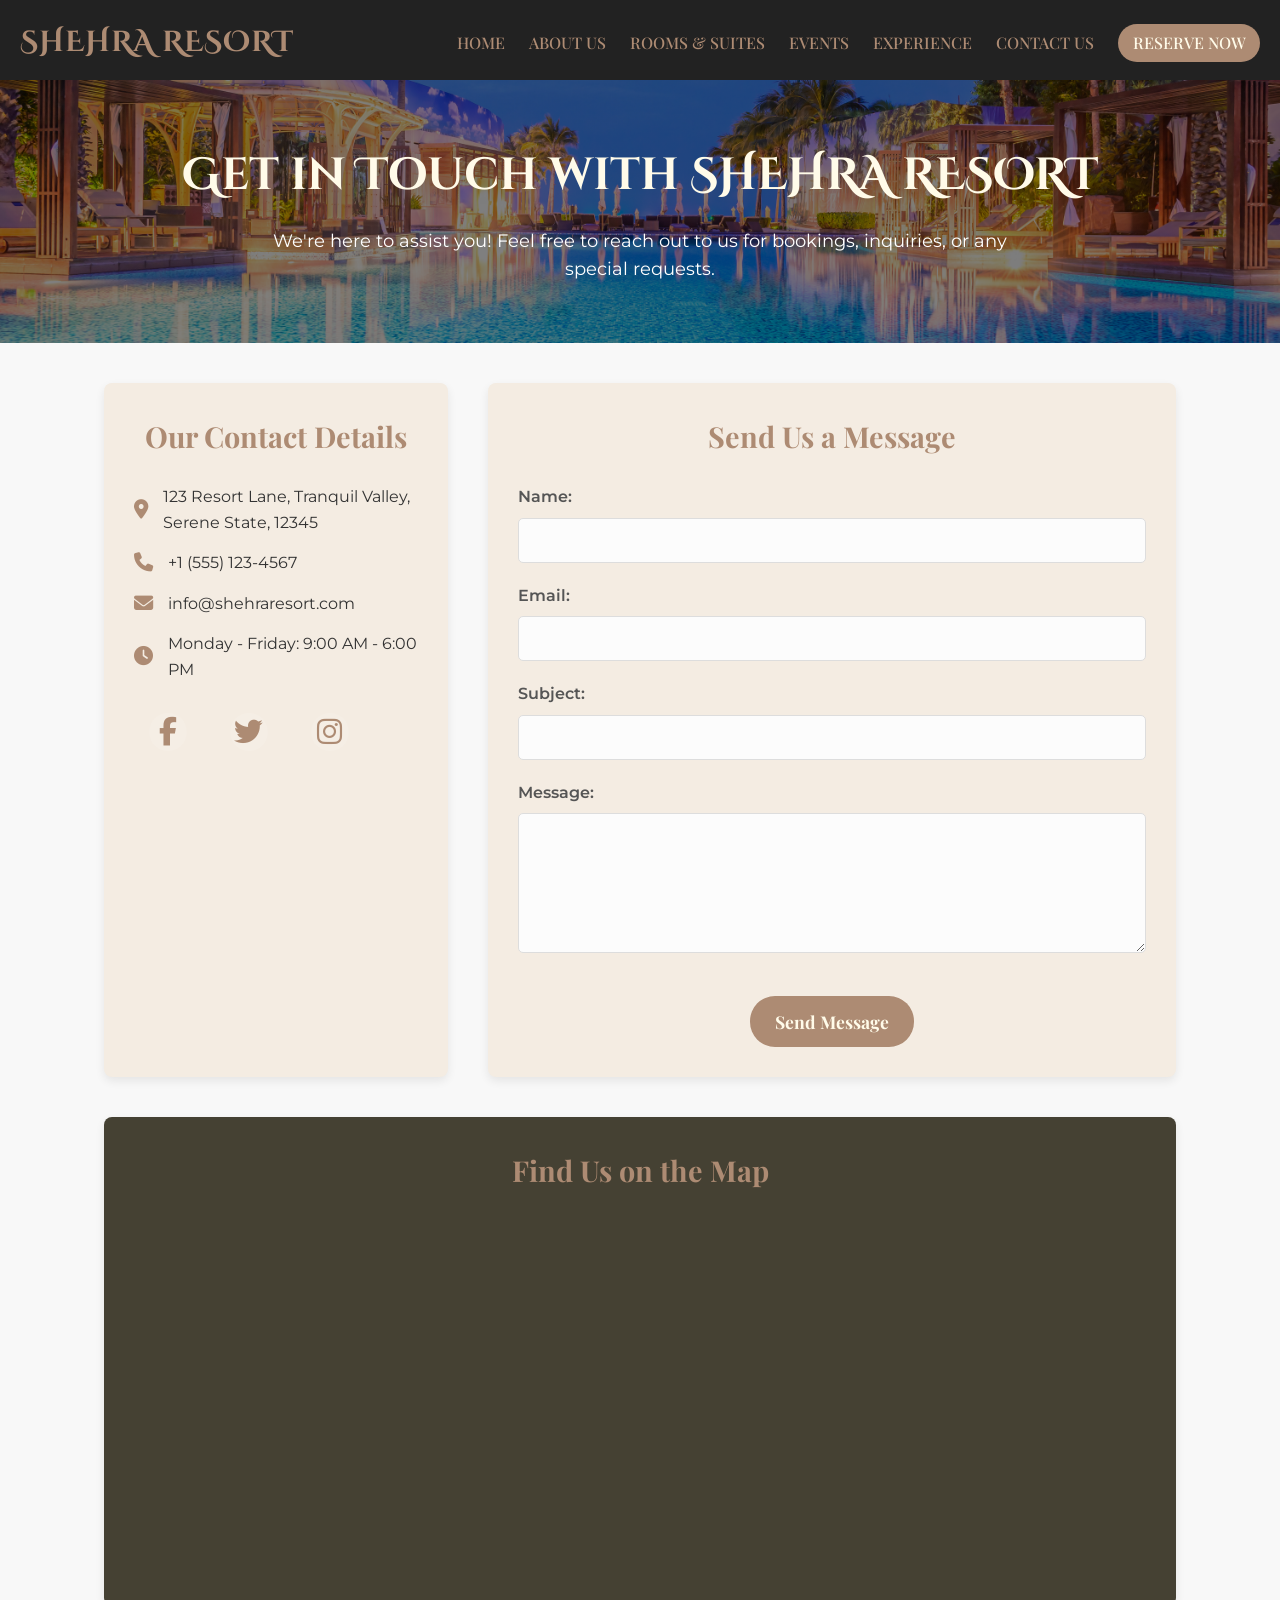
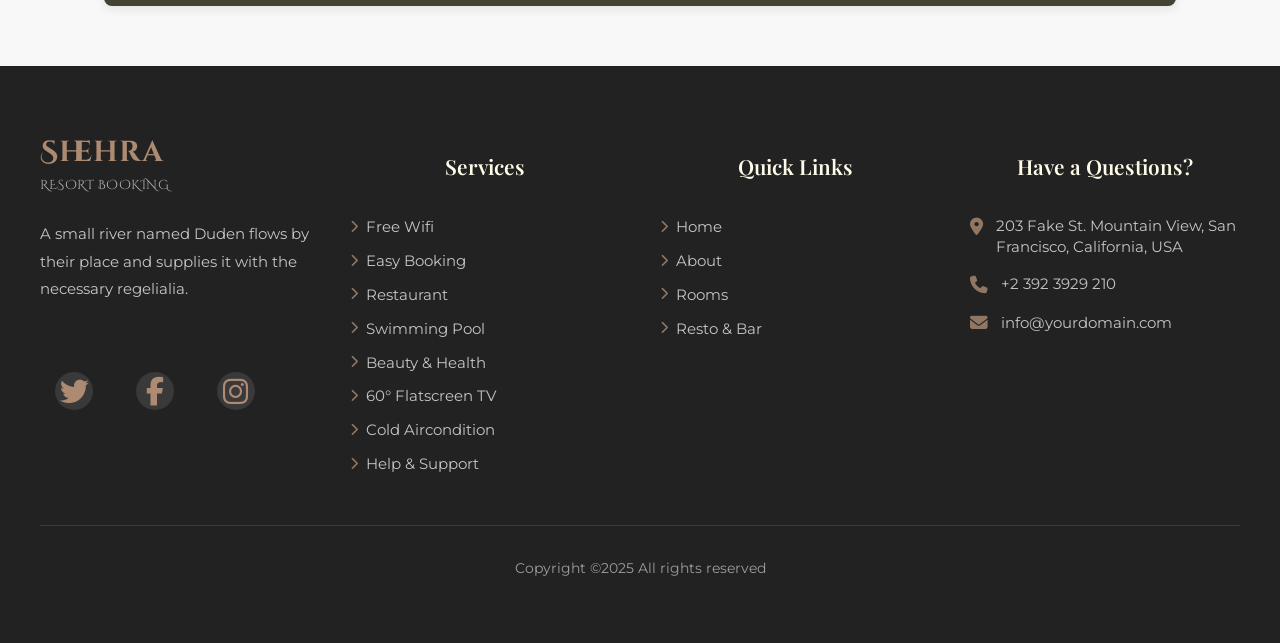
<file: contact.html>
<!DOCTYPE html>
<html lang="en">
  <head>
    <meta charset="UTF-8" />
    <meta name="viewport" content="width=device-width, initial-scale=1.0" />
    <title>Document</title>
      <link rel="icon" href="img/HOME/favicon.ico" type="image/x-icon">
    <link rel="stylesheet" href="https://cdnjs.cloudflare.com/ajax/libs/font-awesome/6.7.2/css/all.min.css" integrity="sha512-Evv84Mr4kqVGRNSgIGL/F/aIDqQb7xQ2vcrdIwxfjThSH8CSR7PBEakCr51Ck+w+/U6swU2Im1vVX0SVk9ABhg==" crossorigin="anonymous" referrerpolicy="no-referrer" />
      <link rel="preconnect" href="https://fonts.googleapis.com">
  <link rel="preconnect" href="https://fonts.gstatic.com" crossorigin>
  <link
    href="https://fonts.googleapis.com/css2?family=Cinzel+Decorative:wght@400;700;900&family=Cinzel:wght@400..900&family=Forum&family=Montserrat:ital,wght@0,100..900;1,100..900&family=MuseoModerno:ital,wght@0,100..900;1,100..900&family=Playfair+Display:ital,wght@0,400..900;1,400..900&display=swap"
    rel="stylesheet">
    <link rel="stylesheet" href="style.css">
    <link rel="stylesheet" href="mediaquery.css">
  </head>
  <body>
    <header>
     <div class="nav-container">
      <div class="logo">SHEHRA RESORT</div>

      <input type="checkbox" id="toggle-menu" />
      <label for="toggle-menu" class="hamburger">
        <i class="fa-solid fa-bars"></i>
      </label>

         <nav class="nav-links">
        <a href="index.html">HOME</a>
        <a href="aboutus.html">ABOUT US</a>
        <a href="rooms&suites.html">ROOMS & SUITES</a>
        <a href="events.html">EVENTS</a>
        <a href="experience.html">EXPERIENCE</a>
        <a href="contact.html">CONTACT US</a>
        <a href="#" class="cta">RESERVE NOW</a>
      </nav>
      
    </header>
    
    <main>
      <section class="contact-hero">
        <h1>Get in Touch with SHEHRA RESORT</h1>
        <p>
          We're here to assist you! Feel free to reach out to us for bookings,
          inquiries, or any special requests.
        </p>
      </section>

      <section class="contact-grid-container">
        <div class="contact-intro">
          <h2>Our Contact Details</h2>
          <p>
            <i class="fas fa-map-marker-alt"></i> 123 Resort Lane, Tranquil
            Valley, Serene State, 12345
          </p>
          <p><i class="fas fa-phone"></i> +1 (555) 123-4567</p>
          <p><i class="fas fa-envelope"></i> info@shehraresort.com</p>
          <p>
            <i class="fas fa-clock"></i> Monday - Friday: 9:00 AM - 6:00 PM
          </p>
          <div class="social-links">
            <a href="#"><i class="fab fa-facebook-f"></i></a>
            <a href="#"><i class="fab fa-twitter"></i></a>
            <a href="#"><i class="fab fa-instagram"></i></a>
          </div>
        </div>

        <div class="contact-form-container">
          <h2>Send Us a Message</h2>
          <form class="contact-form">
            <div class="form-group">
              <label for="name">Name:</label>
              <input type="text" id="name" name="name" required />
            </div>
            <div class="form-group">
              <label for="email">Email:</label>
              <input type="email" id="email" name="email" required />
            </div>
            <div class="form-group">
              <label for="subject">Subject:</label>
              <input type="text" id="subject" name="subject" />
            </div>
            <div class="form-group">
              <label for="message">Message:</label>
              <textarea id="message" name="message" rows="6" required></textarea>
            </div>
            <button type="submit" class="submit-btn">Send Message</button>
          </form>
        </div>

        <div class="contact-map">
          <h2>Find Us on the Map</h2>
          <iframe
            src="https://www.google.com/maps/embed?pb=!1m18!1m12!1m3!1d3153.2105151528657!2d144.96305791531777!3d-37.81627997975107!2m3!1f0!2f0!3f0!3m2!1i1024!2i768!4f13.1!3m3!1m2!1s0x6ad642af0f11fd81%3A0x5045675218d29b0!2sFederation%20Square!5e0!3m2!1sen!2sau!4v1678234567890!5m2!1sen!2sau"
            width="100%"
            height="350"
            style="border: 0"
            allowfullscreen=""
            loading="lazy"
            referrerpolicy="no-referrer-when-downgrade"
          ></iframe>
        </div>
      </section>
    </main>

    <footer class="footer-section">
      <div class="footer-container">
        <!-- Column 1: Unwind Logo & Description -->
        <div class="footer-col about">
          <div class="logo">
            Shehra<span>RESORT BOOKING</span>
          </div>
          <p>
            A small river named Duden flows by their place and supplies it with
            the necessary regelialia.
          </p>
          <div class="social-links">
            <a href="#"><i class="fab fa-twitter"></i></a>
            <a href="#"><i class="fab fa-facebook-f"></i></a>
            <a href="#"><i class="fab fa-instagram"></i></a>
          </div>
        </div>

        <!-- Column 2: Services -->
        <div class="footer-col">
          <h3>Services</h3>
          <div class="footer-links">
            <a href="#"><i class="fa-solid fa-chevron-right"></i>Free Wifi</a>
            <a href="#"
              ><i class="fa-solid fa-chevron-right"></i>Easy Booking</a
            >
            <a href="#"
              ><i class="fa-solid fa-chevron-right"></i>Restaurant</a
            >
            <a href="#"
              ><i class="fa-solid fa-chevron-right"></i>Swimming Pool</a
            >
            <a href="#"
              ><i class="fa-solid fa-chevron-right"></i>Beauty & Health</a
            >
            <a href="#"
              ><i class="fa-solid fa-chevron-right"></i>60° Flatscreen TV</a
            >
            <a href="#"
              ><i class="fa-solid fa-chevron-right"></i>Cold Aircondition</a
            >
            <a href="#"
              ><i class="fa-solid fa-chevron-right"></i>Help & Support</a
            >
          </div>
        </div>

        <!-- Column 3: Quick Links -->
        <div class="footer-col">
          <h3>Quick Links</h3>
          <div class="footer-links">
            <a href="#"><i class="fa-solid fa-chevron-right"></i>Home</a>
            <a href="#"><i class="fa-solid fa-chevron-right"></i>About</a>
            <a href="#"><i class="fa-solid fa-chevron-right"></i>Rooms</a>
            <a href="#"
              ><i class="fa-solid fa-chevron-right"></i>Resto & Bar</a
            >
          </div>
        </div>

        <!-- Column 4: Have a Questions? -->
        <div class="footer-col">
          <h3>Have a Questions?</h3>
          <div class="contact-info">
            <div>
              <i class="fa-solid fa-location-dot"></i>
              <span>203 Fake St. Mountain View, San Francisco, California, USA</span>
            </div>
            <div>
              <i class="fa-solid fa-phone"></i>
              <span>+2 392 3929 210</span>
            </div>
            <div>
              <i class="fa-solid fa-envelope"></i>
              <a href="mailto:info@yourdomain.com">info@yourdomain.com</a>
            </div>
          </div>
        </div>
      </div>

      <!-- Copyright Section -->
      <div class="copyright">
        Copyright ©2025 All rights reserved
        
      </div>
    
    </footer>
  </body>
</html>
</file>
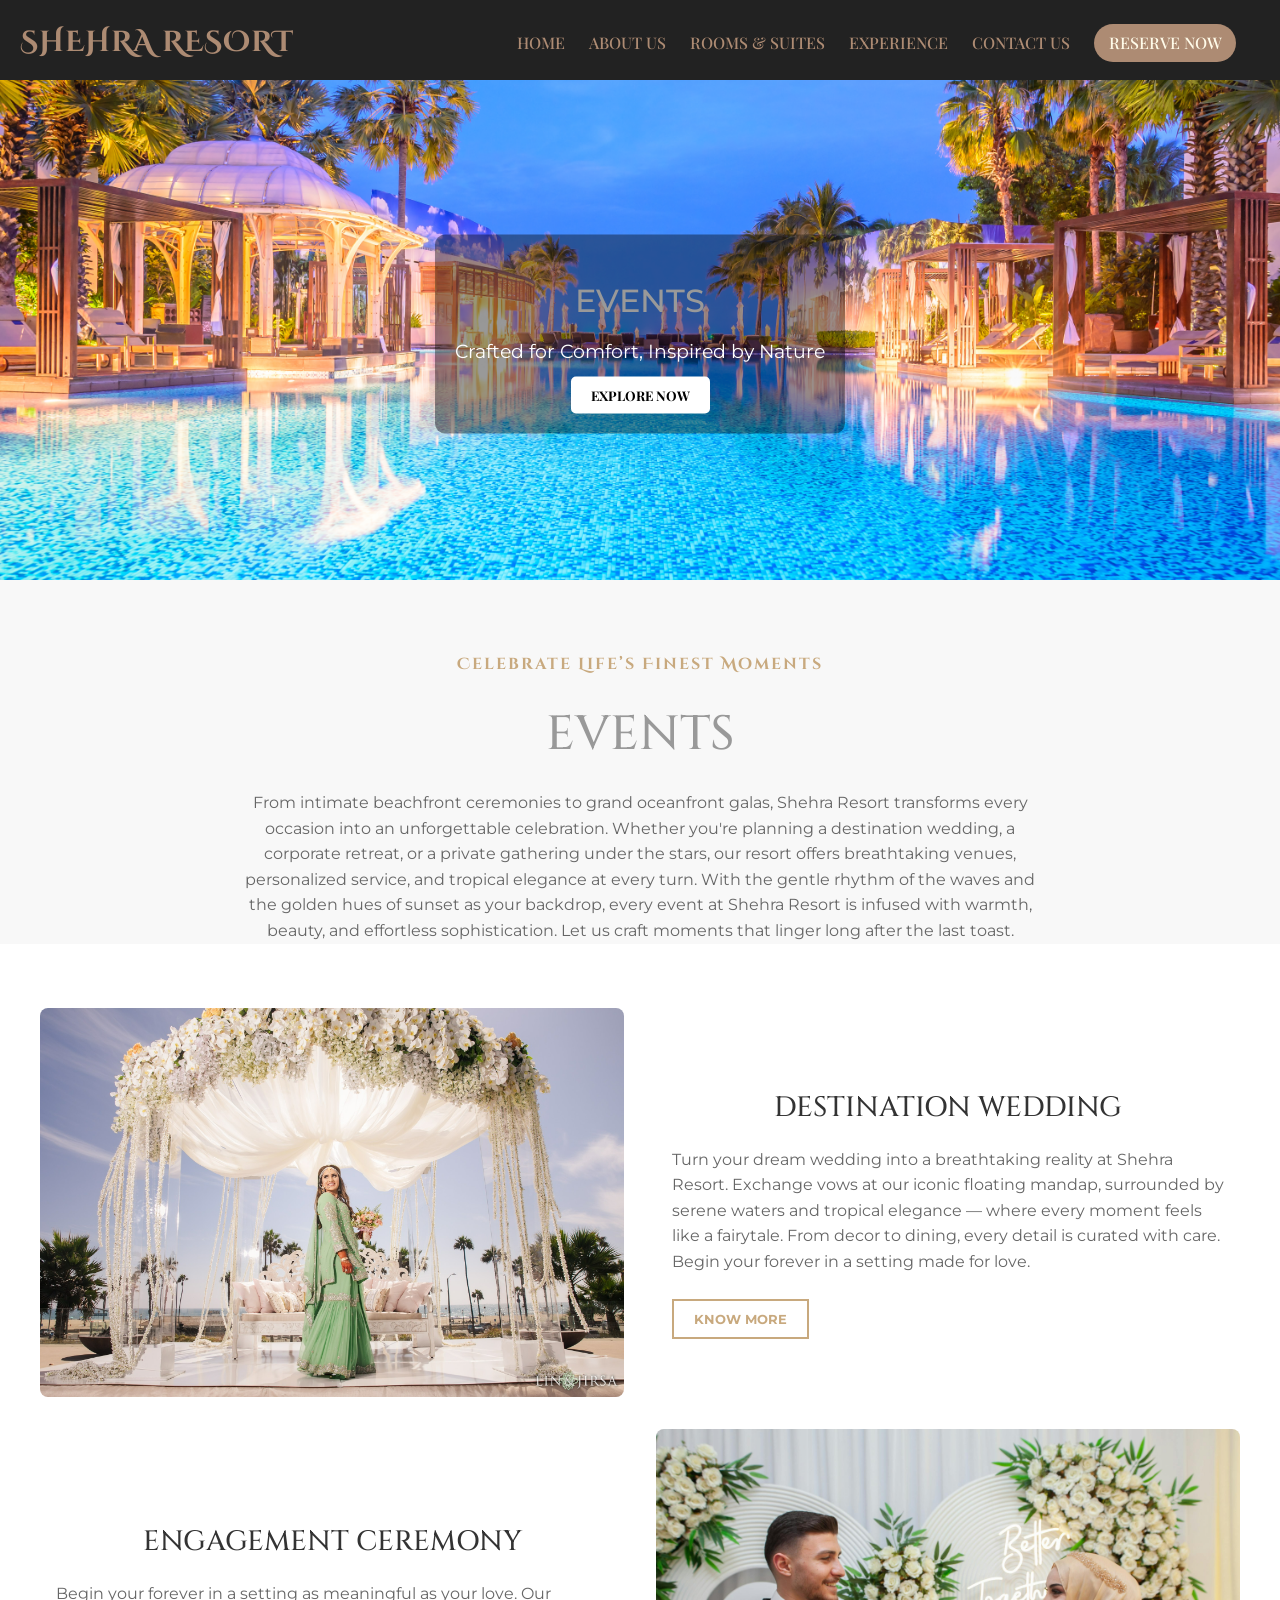
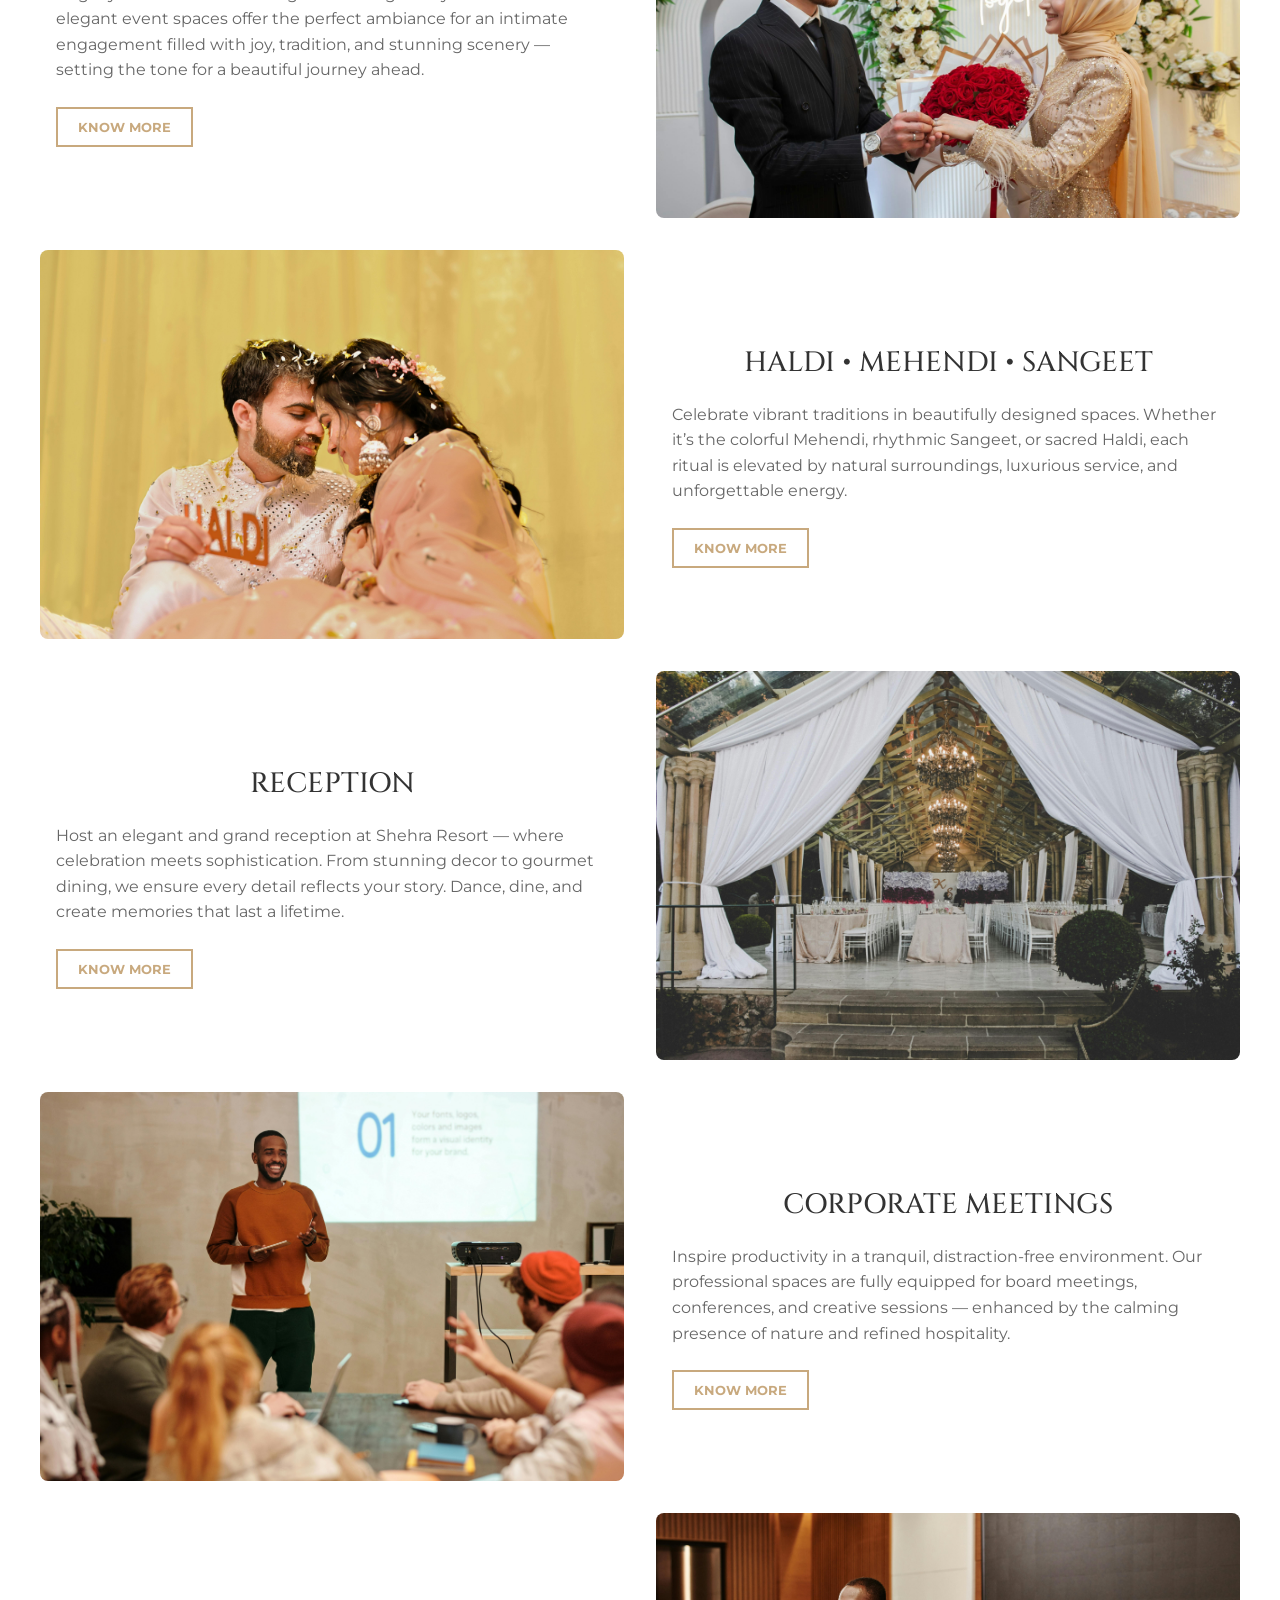
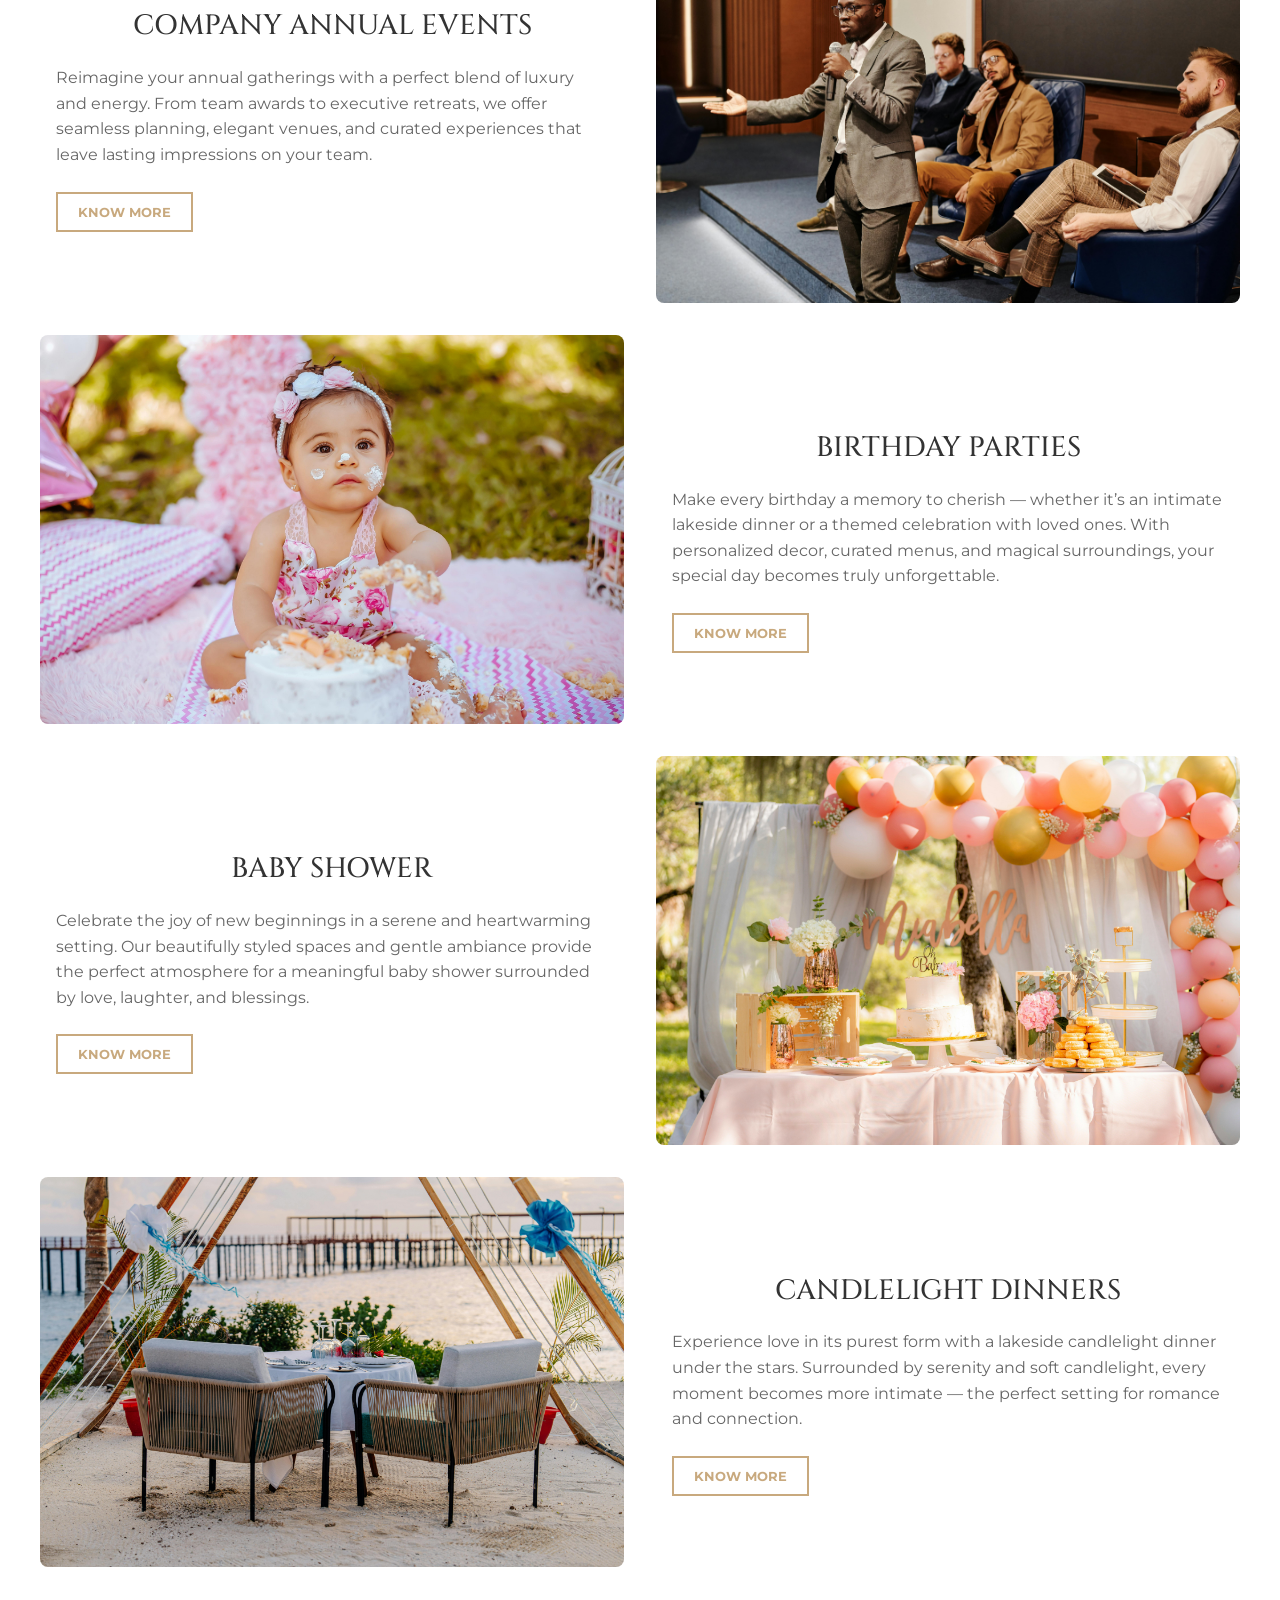
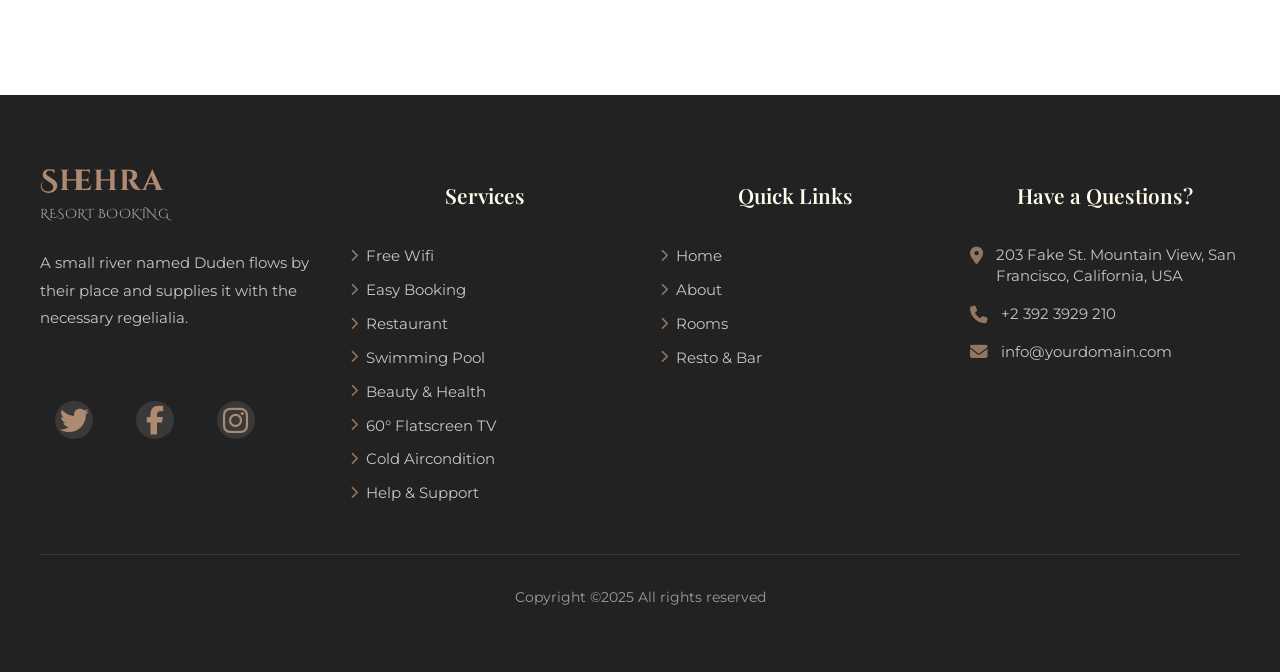
<file: events.html>
<!DOCTYPE html>
<html lang="en">

<head>
    <meta charset="UTF-8" />
    <meta name="viewport" content="width=device-width, initial-scale=1.0" />
    <link rel="icon" href="img/HOME/favicon.ico" type="image/x-icon">
    <title> Shehra Resort Events</title>
    <link rel="stylesheet" href="style.css" />
    <link rel="stylesheet" href="mediaquery.css" />
    <link rel="stylesheet" href="https://cdnjs.cloudflare.com/ajax/libs/font-awesome/6.7.2/css/all.min.css"
        integrity="sha512-Evv84Mr4kqVGRNSgIGL/F/aIDqQb7xQ2vcrdIwxfjThSH8CSR7PBEakCr51Ck+w+/U6swU2Im1vVX0SVk9ABhg=="
        crossorigin="anonymous" referrerpolicy="no-referrer" />
    <link rel="preconnect" href="https://fonts.googleapis.com">
    <link rel="preconnect" href="https://fonts.gstatic.com" crossorigin>
    <link
        href="https://fonts.googleapis.com/css2?family=Cinzel+Decorative:wght@400;700;900&family=Cinzel:wght@400..900&family=Forum&family=Montserrat:ital,wght@0,100..900;1,100..900&family=MuseoModerno:ital,wght@0,100..900;1,100..900&family=Playfair+Display:ital,wght@0,400..900;1,400..900&display=swap"
        rel="stylesheet">
 
</head>

 
<body>
    <header>
     <div class="nav-container">
      <div class="logo">SHEHRA RESORT</div>

      <input type="checkbox" id="toggle-menu" />
      <label for="toggle-menu" class="hamburger">
        <i class="fa-solid fa-bars"></i>
      </label>

      <nav class="nav-links">
        <a href="index.html">HOME</a>
        <a href="aboutus.html">ABOUT US</a>
        <a href="rooms&suites.html">ROOMS & SUITES</a>
        <a href="experience.html">EXPERIENCE</a>
        <a href="contact.html">CONTACT US</a>
        <a href="#" class="cta">RESERVE NOW</a>
      </nav>
    </header>
    <section class="eve-section">
        <div class="eve">
            <div class="eve-image">
                <img src="images/ab-1.jpg" alt="hero-image">
            </div>
            <div class="eve-text">
                <h3>EVENTS</h3>
                <p>Crafted for Comfort, Inspired by Nature</p>
                <button>EXPLORE NOW</button>
            </div>
        </div>
        <div class="head-text">
            <div class="top-head">
                <h5>Celebrate Life’s Finest Moments</h5>
                <h3>EVENTS</h3>
                <p>From intimate beachfront ceremonies to grand oceanfront galas, Shehra Resort transforms every occasion into an unforgettable celebration. Whether you're planning a destination wedding, a corporate retreat, or a private gathering under the stars, our resort offers breathtaking venues, personalized service, and tropical elegance at every turn. With the gentle rhythm of the waves and the golden hues of sunset as your backdrop, every event at Shehra Resort is infused with warmth, beauty, and effortless sophistication. Let us craft moments that linger long after the last toast.
                </p>
            </div>
        </div>
    </section>
   <section class="events">
  <div class="about ets">
    <div class="ic img-content1"><img src="images/event-1.jpg" alt=""></div>
    <div class="sec sec1-content">
      <h3 class="card-details">DESTINATION WEDDING</h3>
      <p class="card-para">Turn your dream wedding into a breathtaking reality at  Shehra Resort. Exchange vows at our iconic floating mandap, surrounded by serene waters and tropical elegance — where every moment feels like a fairytale. From decor to dining, every detail is curated with care. Begin your forever in a setting made for love.</p>
      <div><button class="about-btn">KNOW MORE</button></div>
    </div>
    <div class="ic img-content2"><img src="images/event-2.jpg" alt=""></div>
    <div class="sec sec2-content">
      <h3 class="card-details">ENGAGEMENT CEREMONY</h3>
      <p class="card-para">Begin your forever in a setting as meaningful as your love. Our elegant event spaces offer the perfect ambiance for an intimate engagement filled with joy, tradition, and stunning scenery — setting the tone for a beautiful journey ahead.</p>
      <div><button class="about-btn">KNOW MORE</button></div>
    </div>
  </div>

  <div class="about ets">
    <div class="ic img-content1"><img src="images/event-3.jpg" alt=""></div>
    <div class="sec sec1-content">
      <h3 class="card-details">HALDI • MEHENDI • SANGEET</h3>
      <p class="card-para">Celebrate vibrant traditions in beautifully designed spaces. Whether it’s the colorful Mehendi, rhythmic Sangeet, or sacred Haldi, each ritual is elevated by natural surroundings, luxurious service, and unforgettable energy.</p>
      <div><button class="about-btn">KNOW MORE</button></div>
    </div>
    <div class="ic img-content2"><img src="images/event-4.jpg" alt=""></div>
    <div class="sec sec2-content">
      <h3 class="card-details">RECEPTION</h3>
      <p class="card-para">Host an elegant and grand reception at  Shehra Resort — where celebration meets sophistication. From stunning decor to gourmet dining, we ensure every detail reflects your story. Dance, dine, and create memories that last a lifetime.</p>
      <div><button class="about-btn">KNOW MORE</button></div>
    </div>
  </div>

  <div class="about ets">
    <div class="ic img-content1"><img src="images/event-5.jpg" alt=""></div>
    <div class="sec sec1-content">
      <h3 class="card-details">CORPORATE MEETINGS</h3>
      <p class="card-para">Inspire productivity in a tranquil, distraction-free environment. Our professional spaces are fully equipped for board meetings, conferences, and creative sessions — enhanced by the calming presence of nature and refined hospitality.</p>
      <div><button class="about-btn">KNOW MORE</button></div>
    </div>
    <div class="ic img-content2"><img src="images/event-6.jpg" alt=""></div>
    <div class="sec sec2-content">
      <h3 class="card-details">COMPANY ANNUAL EVENTS</h3>
      <p class="card-para">Reimagine your annual gatherings with a perfect blend of luxury and energy. From team awards to executive retreats, we offer seamless planning, elegant venues, and curated experiences that leave lasting impressions on your team.</p>
      <div><button class="about-btn">KNOW MORE</button></div>
    </div>
  </div>

  <div class="about ets">
    <div class="ic img-content1"><img src="images/event-7.jpg" alt=""></div>
    <div class="sec sec1-content">
      <h3 class="card-details">BIRTHDAY PARTIES</h3>
      <p class="card-para">Make every birthday a memory to cherish — whether it’s an intimate lakeside dinner or a themed celebration with loved ones. With personalized decor, curated menus, and magical surroundings, your special day becomes truly unforgettable.</p>
      <div><button class="about-btn">KNOW MORE</button></div>
    </div>
    <div class="ic img-content2"><img src="images/event-8.jpg" alt=""></div>
    <div class="sec sec2-content">
      <h3 class="card-details">BABY SHOWER</h3>
      <p class="card-para">Celebrate the joy of new beginnings in a serene and heartwarming setting. Our beautifully styled spaces and gentle ambiance provide the perfect atmosphere for a meaningful baby shower surrounded by love, laughter, and blessings.</p>
      <div><button class="about-btn">KNOW MORE</button></div>
    </div>
  </div>

  <div class="about ets end-card">
    <div class="ic img-content1"><img src="images/event-9.jpg" alt=""></div>
    <div class="sec sec1-content">
      <h3 class="card-details">CANDLELIGHT DINNERS</h3>
      <p class="card-para">Experience love in its purest form with a lakeside candlelight dinner under the stars. Surrounded by serenity and soft candlelight, every moment becomes more intimate — the perfect setting for romance and connection.</p>
      <div><button class="about-btn">KNOW MORE</button></div>
    </div>
  </div>

</section>
 <footer class="footer-section">
      <div class="footer-container">
        <!-- Column 1: Unwind Logo & Description -->
        <div class="footer-col about">
          <div class="logo">
            Shehra<span>RESORT BOOKING</span>
          </div>
          <p>
            A small river named Duden flows by their place and supplies it with
            the necessary regelialia.
          </p>
          <div class="social-links">
            <a href="#"><i class="fab fa-twitter"></i></a>
            <a href="#"><i class="fab fa-facebook-f"></i></a>
            <a href="#"><i class="fab fa-instagram"></i></a>
          </div>
        </div>

        <!-- Column 2: Services -->
        <div class="footer-col">
          <h3>Services</h3>
          <div class="footer-links">
            <a href="#"><i class="fa-solid fa-chevron-right"></i>Free Wifi</a>
            <a href="#"
              ><i class="fa-solid fa-chevron-right"></i>Easy Booking</a
            >
            <a href="#"
              ><i class="fa-solid fa-chevron-right"></i>Restaurant</a
            >
            <a href="#"
              ><i class="fa-solid fa-chevron-right"></i>Swimming Pool</a
            >
            <a href="#"
              ><i class="fa-solid fa-chevron-right"></i>Beauty & Health</a
            >
            <a href="#"
              ><i class="fa-solid fa-chevron-right"></i>60° Flatscreen TV</a
            >
            <a href="#"
              ><i class="fa-solid fa-chevron-right"></i>Cold Aircondition</a
            >
            <a href="#"
              ><i class="fa-solid fa-chevron-right"></i>Help & Support</a
            >
          </div>
        </div>

        <!-- Column 3: Quick Links -->
        <div class="footer-col">
          <h3>Quick Links</h3>
          <div class="footer-links">
            <a href="#"><i class="fa-solid fa-chevron-right"></i>Home</a>
            <a href="#"><i class="fa-solid fa-chevron-right"></i>About</a>
            <a href="#"><i class="fa-solid fa-chevron-right"></i>Rooms</a>
            <a href="#"
              ><i class="fa-solid fa-chevron-right"></i>Resto & Bar</a
            >
          </div>
        </div>

        <!-- Column 4: Have a Questions? -->
        <div class="footer-col">
          <h3>Have a Questions?</h3>
          <div class="contact-info">
            <div>
              <i class="fa-solid fa-location-dot"></i>
              <span>203 Fake St. Mountain View, San Francisco, California, USA</span>
            </div>
            <div>
              <i class="fa-solid fa-phone"></i>
              <span>+2 392 3929 210</span>
            </div>
            <div>
              <i class="fa-solid fa-envelope"></i>
              <a href="mailto:info@yourdomain.com">info@yourdomain.com</a>
            </div>
          </div>
        </div>
      </div>

      <!-- Copyright Section -->
      <div class="copyright">
        Copyright ©2025 All rights reserved
        
      </div>
    
    </footer>



</body>
</html>
</file>
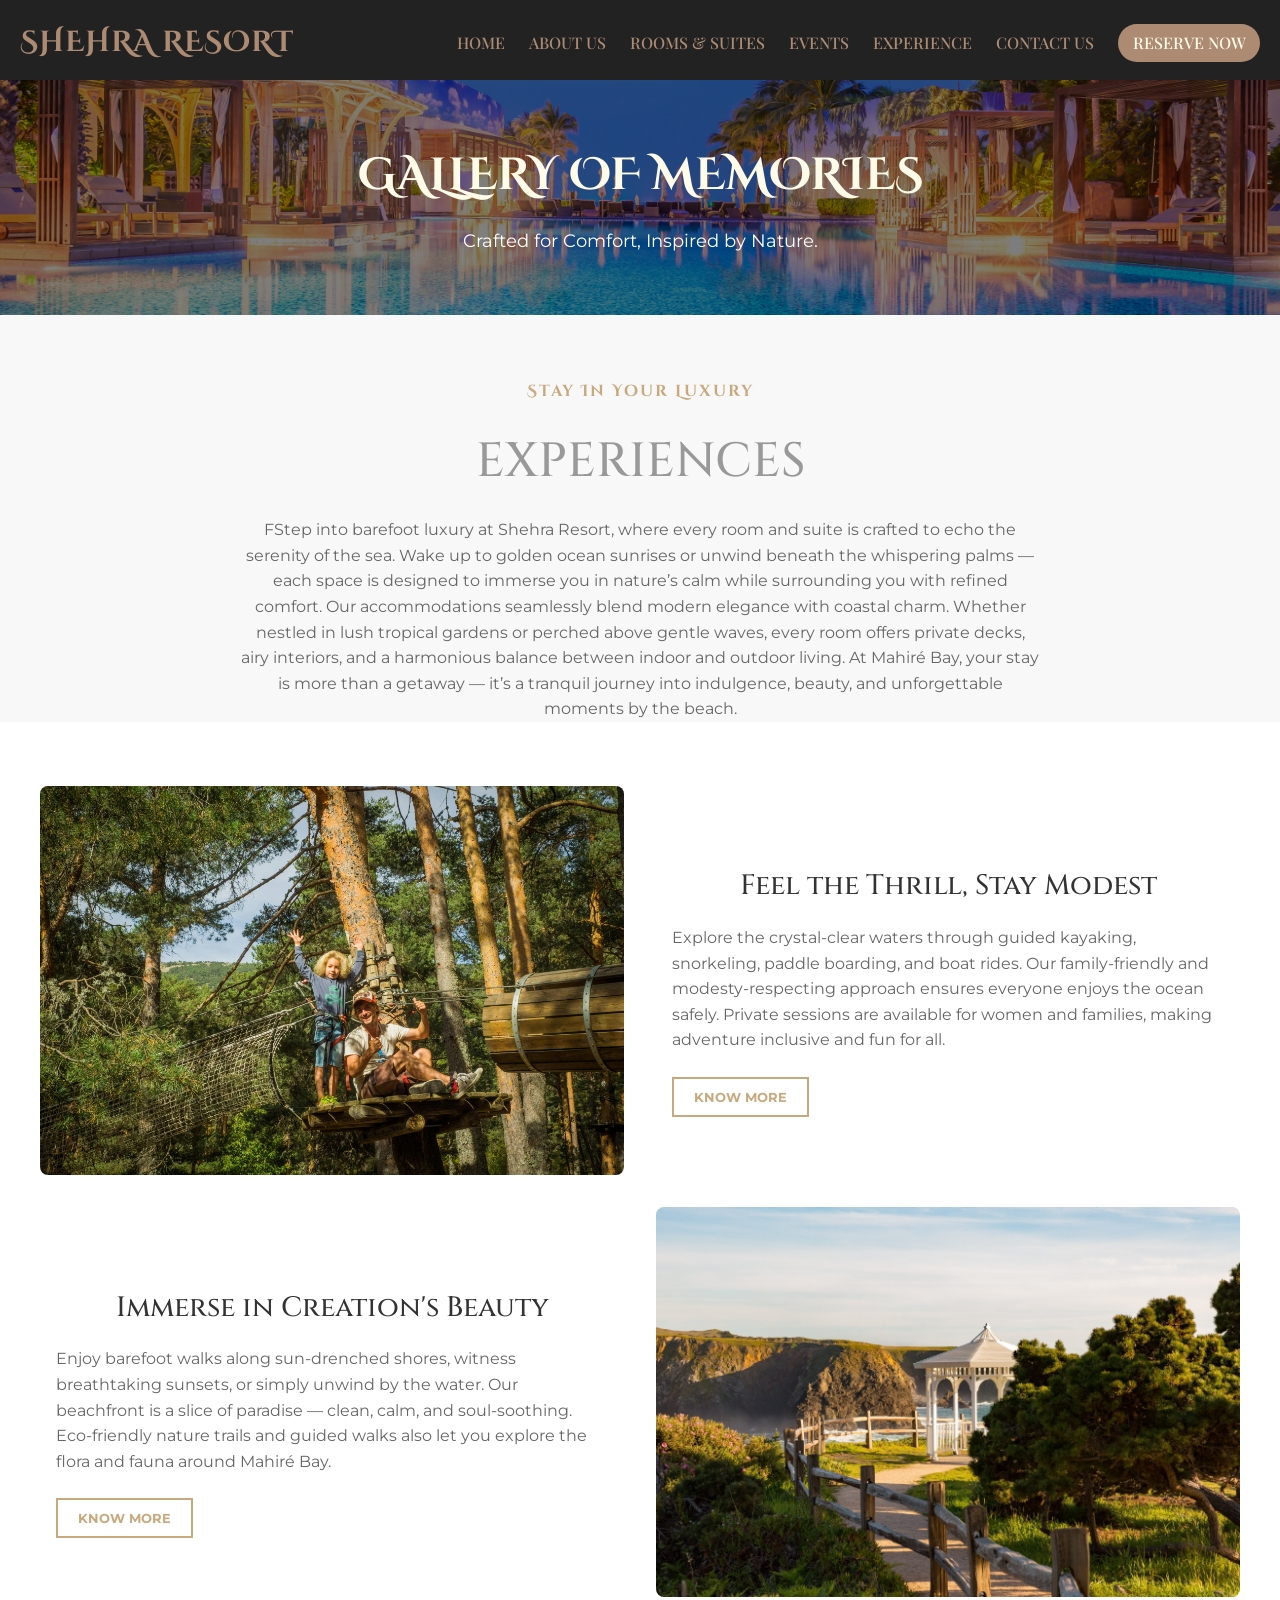
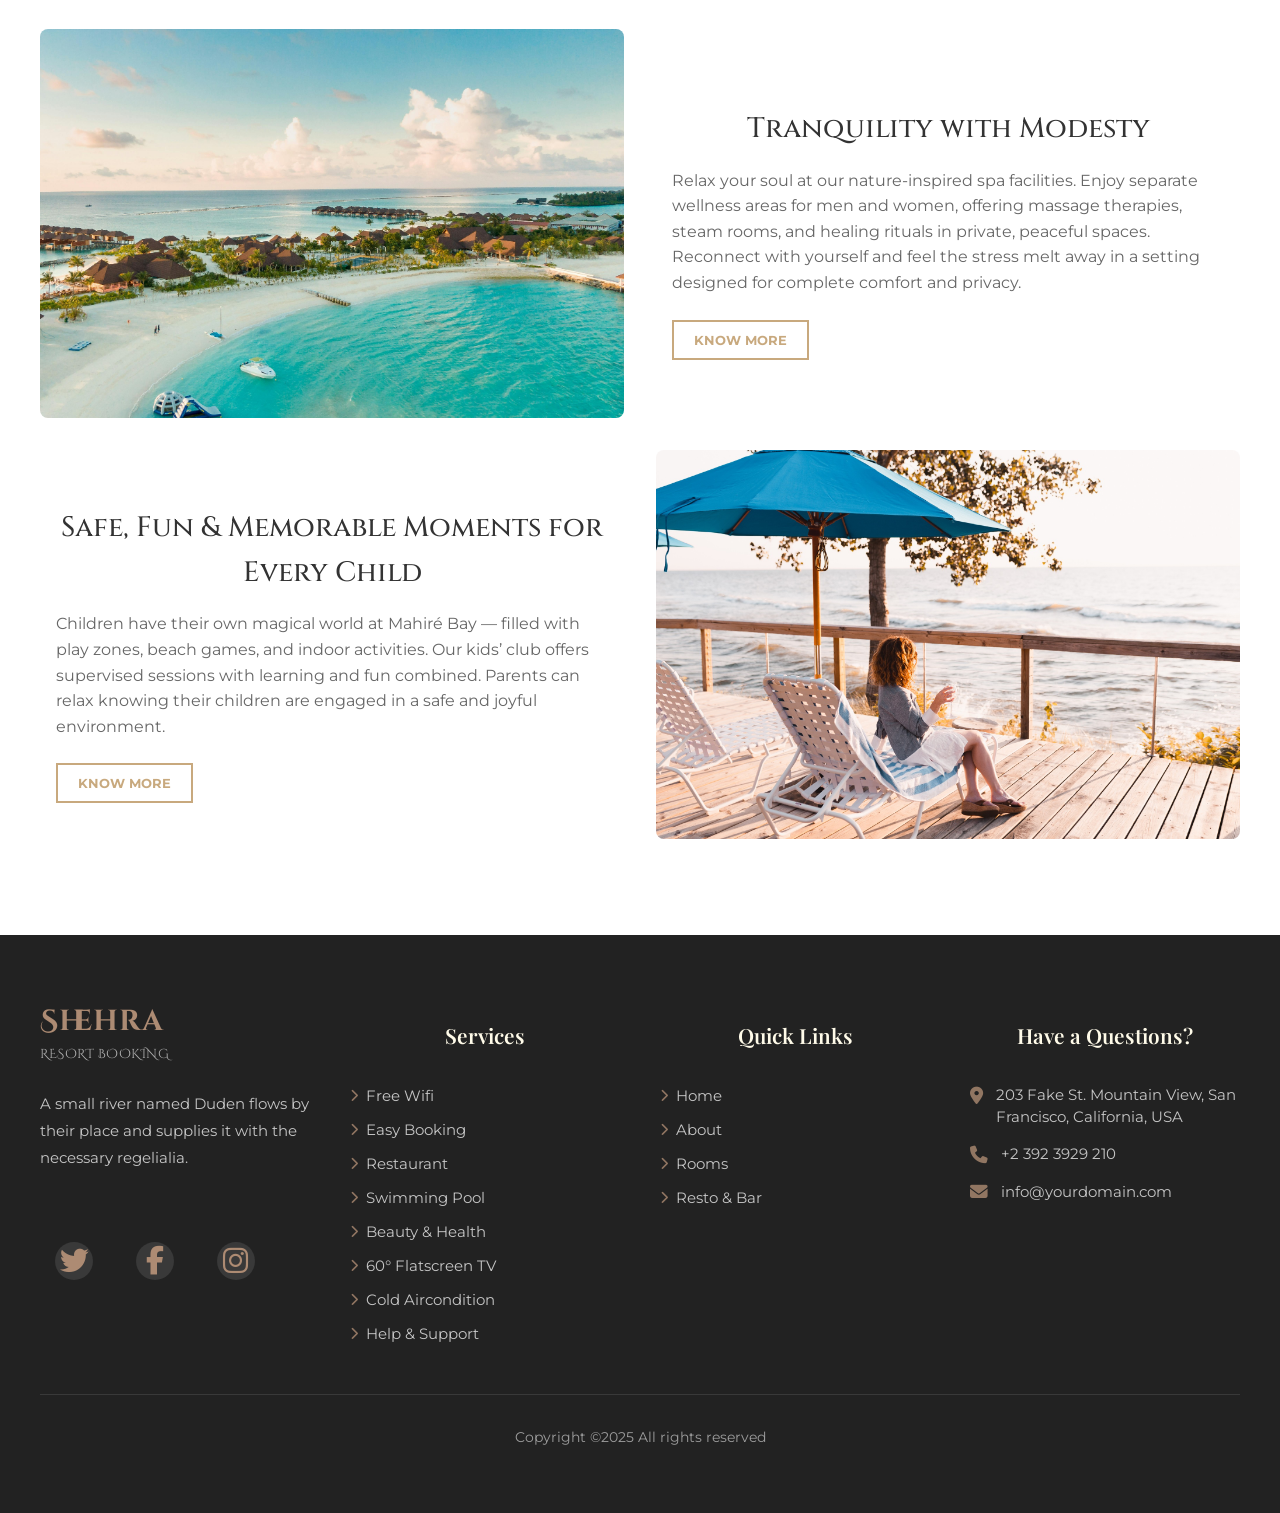
<file: experience.html>
<!DOCTYPE html>
<html lang="en">
  <head>
   <meta charset="UTF-8" />
    <meta name="viewport" content="width=device-width, initial-scale=1.0" />
    <link rel="icon" href="img/HOME/favicon.ico" type="image/x-icon">
    <title> Shehra Resort Events</title>
    <link rel="stylesheet" href="style.css" />
    <link rel="stylesheet" href="mediaquery.css" />
    <link rel="stylesheet" href="https://cdnjs.cloudflare.com/ajax/libs/font-awesome/6.7.2/css/all.min.css"
        integrity="sha512-Evv84Mr4kqVGRNSgIGL/F/aIDqQb7xQ2vcrdIwxfjThSH8CSR7PBEakCr51Ck+w+/U6swU2Im1vVX0SVk9ABhg=="
        crossorigin="anonymous" referrerpolicy="no-referrer" />
    <link rel="preconnect" href="https://fonts.googleapis.com">
    <link rel="preconnect" href="https://fonts.gstatic.com" crossorigin>
    <link
        href="https://fonts.googleapis.com/css2?family=Cinzel+Decorative:wght@400;700;900&family=Cinzel:wght@400..900&family=Forum&family=Montserrat:ital,wght@0,100..900;1,100..900&family=MuseoModerno:ital,wght@0,100..900;1,100..900&family=Playfair+Display:ital,wght@0,400..900;1,400..900&display=swap"
        rel="stylesheet">
  
  </head>
  <body>
        <header>
     <div class="nav-container">
      <div class="logo">SHEHRA RESORT</div>

      <input type="checkbox" id="toggle-menu" />
      <label for="toggle-menu" class="hamburger">
        <i class="fa-solid fa-bars"></i>
      </label>

      <nav class="nav-links">
        <a href="index.html">HOME</a>
        <a href="aboutus.html">ABOUT US</a>
        <a href="rooms&suites.html">ROOMS & SUITES</a>
        <a href="events.html">EVENTS</a>
        <a href="experience.html">EXPERIENCE</a>
        <a href="contact.html">CONTACT US</a>
        <a href="#" class="cta">RESERVE NOW</a>
      </nav>
    </header>
    <section class="contact-hero">
        <h1>GALLERY OF MEMORIES</h1>
        <p>
          Crafted for Comfort, Inspired by Nature.
        </p>
        
      </section>
      
       <div class="head-text">
            <div class="top-head">
                <h5>Stay In Your Luxury</h5>
                <h3>EXPERIENCES</h3>
                <p>FStep into barefoot luxury at Shehra Resort, where every room and suite is crafted to echo the serenity
                    of the sea. Wake up to golden ocean sunrises or unwind beneath the whispering palms — each space is
                    designed to immerse you in nature’s calm while surrounding you with refined comfort.

                    Our accommodations seamlessly blend modern elegance with coastal charm. Whether nestled in lush
                    tropical gardens or perched above gentle waves, every room offers private decks, airy interiors, and
                    a harmonious balance between indoor and outdoor living. At Mahiré Bay, your stay is more than a
                    getaway — it’s a tranquil journey into indulgence, beauty, and unforgettable moments by the beach.

                </p>
            </div>
        </div>
        <section class="events">
         <div class="about ets">
  <div class="ic img-content1"><img src="images/m5.jpg" alt=""></div>
  <div class="sec sec1-content">
    <h3 class="card-details">Feel the Thrill, Stay Modest</h3>
    <p class="card-para">Explore the crystal-clear waters through guided kayaking, snorkeling, paddle boarding, and
      boat rides. Our family-friendly and modesty-respecting approach ensures everyone enjoys the ocean safely.
      Private sessions are available for women and families, making adventure inclusive and fun for all.</p>
    <div>
      <button class="about-btn">KNOW MORE</button>
    </div>
  </div>
  <div class="ic img-content2 "><img src="images/m2.jpg" alt=""></div>
  <div class="sec sec2-content">
    <h3 class="card-details">Immerse in Creation's Beauty</h3>
    <p class="card-para">Enjoy barefoot walks along sun-drenched shores, witness breathtaking sunsets, or simply
      unwind by the water. Our beachfront is a slice of paradise — clean, calm, and soul-soothing. Eco-friendly nature
      trails and guided walks also let you explore the flora and fauna around Mahiré Bay. </p>
    <div>
      <button class="about-btn">KNOW MORE</button>
    </div>
  </div>

</div>
<div class="about ets">
  <div class="ic img-content1"><img src="images/m8.jpg" alt=""></div>
  <div class="sec sec1-content">
    <h3 class="card-details">Tranquility with Modesty</h3>
    <p class="card-para">Relax your soul at our nature-inspired spa facilities. Enjoy separate wellness areas for men
      and women, offering massage therapies, steam rooms, and healing rituals in private, peaceful spaces. Reconnect
      with yourself and feel the stress melt away in a setting designed for complete comfort and privacy.</p>
    <div>
      <button class="about-btn">KNOW MORE</button>
    </div>
  </div>
  <div class="ic img-content2"><img src="images/m3.jpg" alt="">
  </div>
  <div class="sec sec2-content">
    <h3 class="card-details">Safe, Fun & Memorable Moments for Every Child</h3>
    <p class="card-para">Children have their own magical world at Mahiré Bay — filled with play zones, beach games,
      and indoor activities. Our kids’ club offers supervised sessions with learning and fun combined. Parents can
      relax knowing their children are engaged in a safe and joyful environment.</p>
    <div>
      <button class="about-btn">KNOW MORE</button>
    </div>
  </div>

</div>
</section>
 <footer class="footer-section">
      <div class="footer-container">
        <!-- Column 1: Unwind Logo & Description -->
        <div class="footer-col about">
          <div class="logo">
            Shehra<span>RESORT BOOKING</span>
          </div>
          <p>
            A small river named Duden flows by their place and supplies it with
            the necessary regelialia.
          </p>
          <div class="social-links">
            <a href="#"><i class="fab fa-twitter"></i></a>
            <a href="#"><i class="fab fa-facebook-f"></i></a>
            <a href="#"><i class="fab fa-instagram"></i></a>
          </div>
        </div>

        <!-- Column 2: Services -->
        <div class="footer-col">
          <h3>Services</h3>
          <div class="footer-links">
            <a href="#"><i class="fa-solid fa-chevron-right"></i>Free Wifi</a>
            <a href="#"
              ><i class="fa-solid fa-chevron-right"></i>Easy Booking</a
            >
            <a href="#"
              ><i class="fa-solid fa-chevron-right"></i>Restaurant</a
            >
            <a href="#"
              ><i class="fa-solid fa-chevron-right"></i>Swimming Pool</a
            >
            <a href="#"
              ><i class="fa-solid fa-chevron-right"></i>Beauty & Health</a
            >
            <a href="#"
              ><i class="fa-solid fa-chevron-right"></i>60° Flatscreen TV</a
            >
            <a href="#"
              ><i class="fa-solid fa-chevron-right"></i>Cold Aircondition</a
            >
            <a href="#"
              ><i class="fa-solid fa-chevron-right"></i>Help & Support</a
            >
          </div>
        </div>

        <!-- Column 3: Quick Links -->
        <div class="footer-col">
          <h3>Quick Links</h3>
          <div class="footer-links">
            <a href="#"><i class="fa-solid fa-chevron-right"></i>Home</a>
            <a href="#"><i class="fa-solid fa-chevron-right"></i>About</a>
            <a href="#"><i class="fa-solid fa-chevron-right"></i>Rooms</a>
            <a href="#"
              ><i class="fa-solid fa-chevron-right"></i>Resto & Bar</a
            >
          </div>
        </div>

        <!-- Column 4: Have a Questions? -->
        <div class="footer-col">
          <h3>Have a Questions?</h3>
          <div class="contact-info">
            <div>
              <i class="fa-solid fa-location-dot"></i>
              <span>203 Fake St. Mountain View, San Francisco, California, USA</span>
            </div>
            <div>
              <i class="fa-solid fa-phone"></i>
              <span>+2 392 3929 210</span>
            </div>
            <div>
              <i class="fa-solid fa-envelope"></i>
              <a href="mailto:info@yourdomain.com">info@yourdomain.com</a>
            </div>
          </div>
        </div>
      </div>

      <!-- Copyright Section -->
      <div class="copyright">
        Copyright ©2025 All rights reserved
        
      </div>
    
    </footer>
</file>
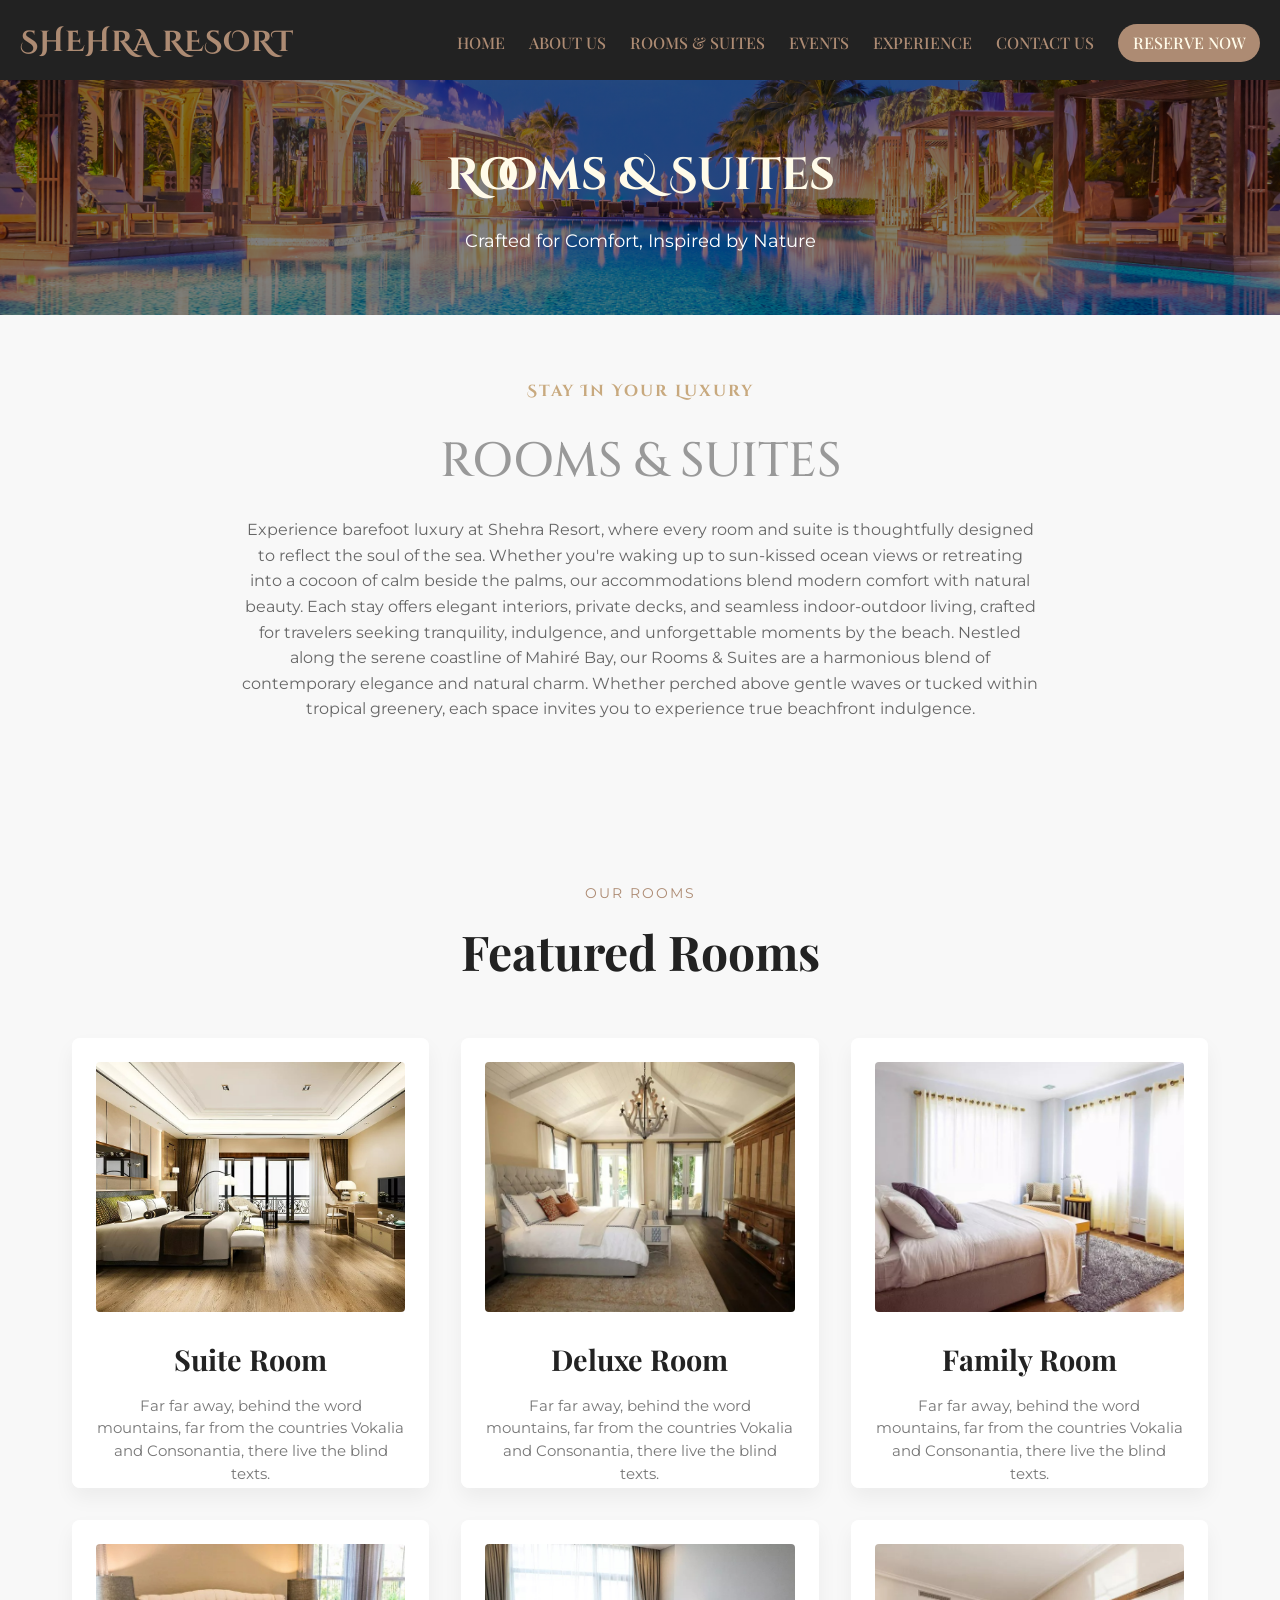
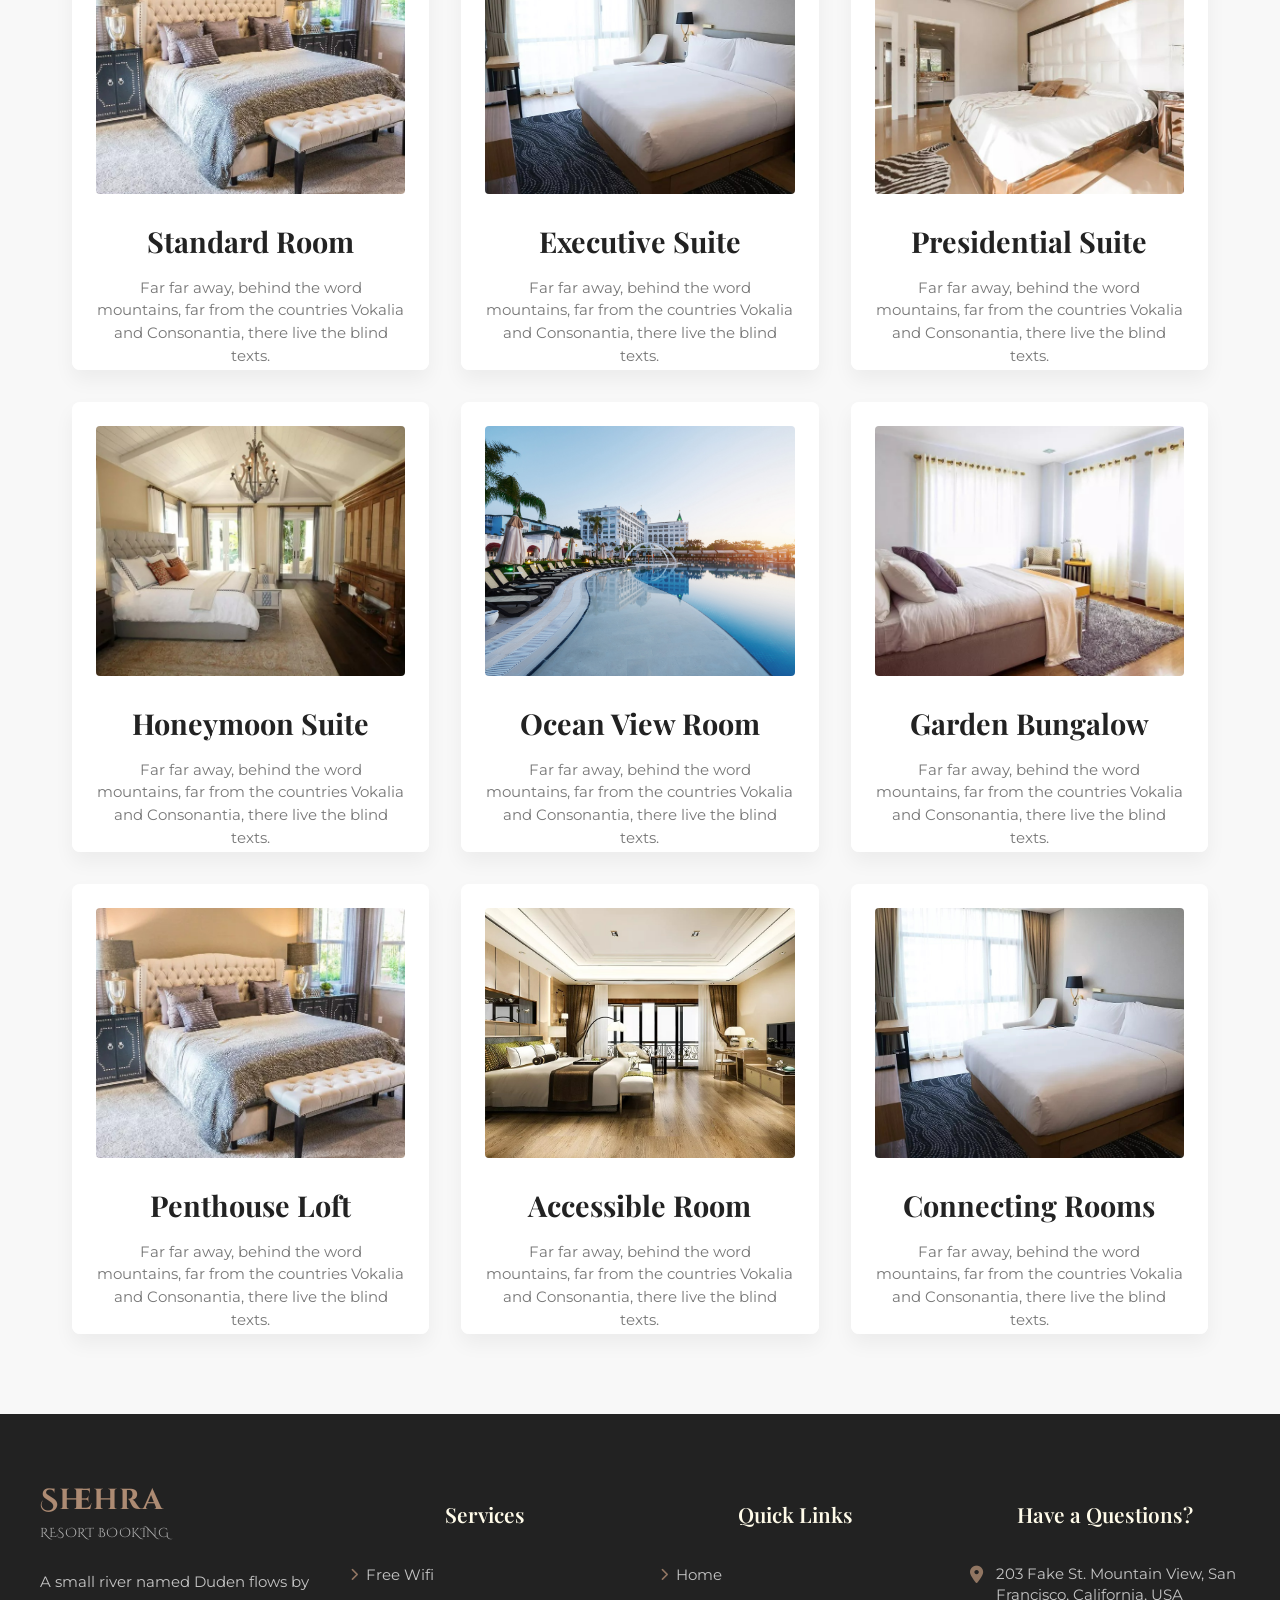
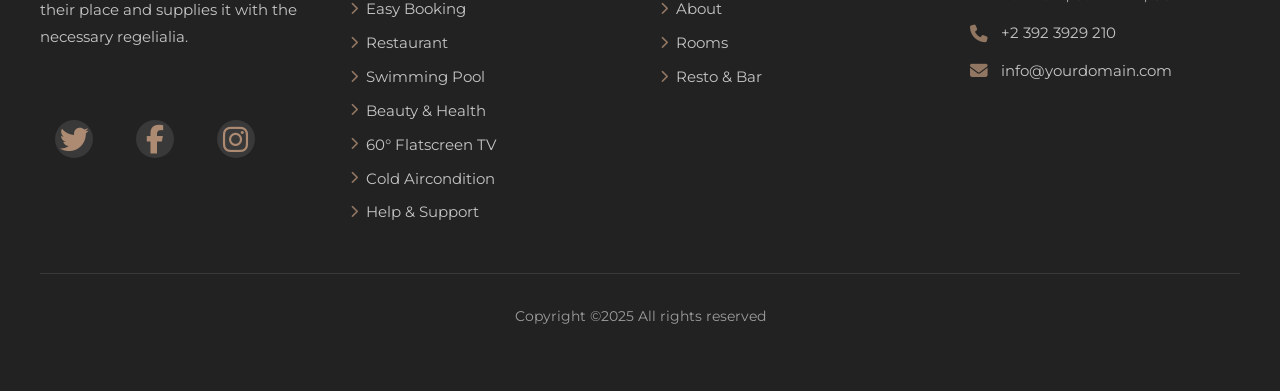
<file: rooms&suites.html>
<!DOCTYPE html>
<html lang="en">
  <head>
   <meta charset="UTF-8" />
    <meta name="viewport" content="width=device-width, initial-scale=1.0" />
    <link rel="icon" href="img/HOME/favicon.ico" type="image/x-icon">
    <title> Shehra Resort Events</title>
    <link rel="stylesheet" href="style.css" />
    <link rel="stylesheet" href="mediaquery.css" />
    <link rel="stylesheet" href="https://cdnjs.cloudflare.com/ajax/libs/font-awesome/6.7.2/css/all.min.css"
        integrity="sha512-Evv84Mr4kqVGRNSgIGL/F/aIDqQb7xQ2vcrdIwxfjThSH8CSR7PBEakCr51Ck+w+/U6swU2Im1vVX0SVk9ABhg=="
        crossorigin="anonymous" referrerpolicy="no-referrer" />
    <link rel="preconnect" href="https://fonts.googleapis.com">
    <link rel="preconnect" href="https://fonts.gstatic.com" crossorigin>
    <link
        href="https://fonts.googleapis.com/css2?family=Cinzel+Decorative:wght@400;700;900&family=Cinzel:wght@400..900&family=Forum&family=Montserrat:ital,wght@0,100..900;1,100..900&family=MuseoModerno:ital,wght@0,100..900;1,100..900&family=Playfair+Display:ital,wght@0,400..900;1,400..900&display=swap"
        rel="stylesheet">
  
  </head>
  <body>
        <header>
     <div class="nav-container">
      <div class="logo">SHEHRA RESORT</div>

      <input type="checkbox" id="toggle-menu" />
      <label for="toggle-menu" class="hamburger">
        <i class="fa-solid fa-bars"></i>
      </label>

      <nav class="nav-links">
        <a href="index.html">HOME</a>
        <a href="aboutus.html">ABOUT US</a>
        <a href="rooms&suites.html">ROOMS & SUITES</a>
        <a href="events.html">EVENTS</a>
        <a href="experience.html">EXPERIENCE</a>
        <a href="contact.html">CONTACT US</a>
        <a href="#" class="cta">RESERVE NOW</a>
      </nav>
    </header>
    <section class="contact-hero">
        <h1>Rooms & Suites</h1>
        <p>
          Crafted for Comfort, Inspired by Nature
        </p>
        
      </section>
      
       <div class="head-text">
            <div class="top-head">
                <h5>Stay In Your Luxury</h5>
                <h3>ROOMS & SUITES</h3> 
                <p>Experience barefoot luxury at Shehra Resort, where every room and suite is thoughtfully designed to
                    reflect the soul of the sea. Whether you're waking up to sun-kissed ocean views or retreating into a
                    cocoon of calm beside the palms, our accommodations blend modern comfort with natural beauty.
                    Each stay offers elegant interiors, private decks, and seamless indoor-outdoor living, crafted for
                    travelers seeking tranquility, indulgence, and unforgettable moments by the beach.
                    Nestled along the serene coastline of Mahiré Bay, our Rooms & Suites are a harmonious blend of
                    contemporary elegance and natural charm. Whether perched above gentle waves or tucked within
                    tropical greenery, each space invites you to experience true beachfront indulgence.
                </p>
            </div>
        </div>
    <section class="featured-rooms-section">
      <div class="section-header">
        <span>OUR ROOMS</span>
        <h1>Featured Rooms</h1>
      </div>

      <div class="rooms-grid">
        <!-- Room Card 1: Suite Room -->
        <div class="room-card">
          <div class="flip-card-inner">
            <div class="flip-card-front">
              <img
                src="images/room-1.jpg.jpg"
                alt="Suite Room"
                class="room-image"
              />
              <div class="room-details">
                <h2>Suite Room</h2>
                <p>
                  Far far away, behind the word mountains, far from the
                  countries Vokalia and Consonantia, there live the blind
                  texts.
                </p>
              </div>
              <div class="room-price">$450 / NIGHT</div>
              <button class="book-now-btn">BOOK NOW</button>
            </div>
            <div class="flip-card-back">
              <div class="room-details">
                <h2>Suite Room</h2>
                <p>
                  Experience unparalleled luxury and comfort in our spacious
                  Suite Room, designed for an unforgettable stay.
                </p>
              </div>
              <div class="room-price">Starting from $450 / Night</div>
              <button class="book-now-btn">VIEW DETAILS</button>
            </div>
          </div>
        </div>

        <!-- Room Card 2: Deluxe Room -->
        <div class="room-card">
          <div class="flip-card-inner">
            <div class="flip-card-front">
              <img
                src="images/room-2.jpg.jpg"
                alt="Deluxe Room"
                class="room-image"
              />
              <div class="room-details">
                <h2>Deluxe Room</h2>
                <p>
                  Far far away, behind the word mountains, far from the
                  countries Vokalia and Consonantia, there live the blind
                  texts.
                </p>
              </div>
              <div class="room-price">$350 / NIGHT</div>
              <button class="book-now-btn">BOOK NOW</button>
            </div>
            <div class="flip-card-back">
              <div class="room-details">
                <h2>Deluxe Room</h2>
                <p>
                  Our Deluxe Rooms offer a perfect blend of elegance and modern
                  amenities for a relaxing retreat.
                </p>
              </div>
              <div class="room-price">Starting from $350 / Night</div>
              <button class="book-now-btn">VIEW DETAILS</button>
            </div>
          </div>
        </div>

        <!-- Room Card 3: Family Room -->
        <div class="room-card">
          <div class="flip-card-inner">
            <div class="flip-card-front">
              <img
                src="images/room-3.jpg.jpg"
                alt="Family Room"
                class="room-image"
              />
              <div class="room-details">
                <h2>Family Room</h2>
                <p>
                  Far far away, behind the word mountains, far from the
                  countries Vokalia and Consonantia, there live the blind
                  texts.
                </p>
              </div>
              <div class="room-price">$550 / NIGHT</div>
              <button class="book-now-btn">BOOK NOW</button>
            </div>
            <div class="flip-card-back">
              <div class="room-details">
                <h2>Family Room</h2>
                <p>
                  Spacious and comfortable, our Family Rooms are ideal for
                  families seeking a memorable vacation experience.
                </p>
              </div>
              <div class="room-price">Starting from $550 / Night</div>
              <button class="book-now-btn">VIEW DETAILS</button>
            </div>
          </div>
        </div>

        <!-- Room Card 4: Standard Room -->
        <div class="room-card">
          <div class="flip-card-inner">
            <div class="flip-card-front">
              <img
                src="images/room-4.jpg.jpg"
                alt="Standard Room"
                class="room-image"
              />
              <div class="room-details">
                <h2>Standard Room</h2>
                <p>
                  Far far away, behind the word mountains, far from the
                  countries Vokalia and Consonantia, there live the blind
                  texts.
                </p>
              </div>
              <div class="room-price">$250 / NIGHT</div>
              <button class="book-now-btn">BOOK NOW</button>
            </div>
            <div class="flip-card-back">
              <div class="room-details">
                <h2>Standard Room</h2>
                <p>
                  Our cozy Standard Rooms provide all the essential comforts for
                  a pleasant and affordable stay.
                </p>
              </div>
              <div class="room-price">Starting from $250 / Night</div>
              <button class="book-now-btn">VIEW DETAILS</button>
            </div>
          </div>
        </div>

        <!-- Room Card 5: Executive Suite -->
        <div class="room-card">
          <div class="flip-card-inner">
            <div class="flip-card-front">
              <img
                src="images/room-5.jpg.jpg"
                alt="Executive Suite"
                class="room-image"
              />
              <div class="room-details">
                <h2>Executive Suite</h2>
                <p>
                  Far far away, behind the word mountains, far from the
                  countries Vokalia and Consonantia, there live the blind
                  texts.
                </p>
              </div>
              <div class="room-price">$650 / NIGHT</div>
              <button class="book-now-btn">BOOK NOW</button>
            </div>
            <div class="flip-card-back">
              <div class="room-details">
                <h2>Executive Suite</h2>
                <p>
                  Indulge in the ultimate luxury with our Executive Suite,
                  perfect for business travelers and special occasions.
                </p>
              </div>
              <div class="room-price">Starting from $650 / Night</div>
              <button class="book-now-btn">VIEW DETAILS</button>
            </div>
          </div>
        </div>

        <!-- Room Card 6: Presidential Suite -->
        <div class="room-card">
          <div class="flip-card-inner">
            <div class="flip-card-front">
              <img
                src="images/room-6.jpg.jpg"
                alt="Presidential Suite"
                class="room-image"
              />
              <div class="room-details">
                <h2>Presidential Suite</h2>
                <p>
                  Far far away, behind the word mountains, far from the
                  countries Vokalia and Consonantia, there live the blind
                  texts.
                </p>
              </div>
              <div class="room-price">$999 / NIGHT</div>
              <button class="book-now-btn">BOOK NOW</button>
            </div>
            <div class="flip-card-back">
              <div class="room-details">
                <h2>Presidential Suite</h2>
                <p>
                  Experience the pinnacle of luxury and exclusivity in our
                  Presidential Suite, offering breathtaking views and amenities.
                </p>
              </div>
              <div class="room-price">Starting from $999 / Night</div>
              <button class="book-now-btn">VIEW DETAILS</button>
            </div>
          </div>
        </div>
        <div class="room-card">
        <div class="flip-card-inner">
          <div class="flip-card-front">
            <img src="images/room-2.jpg.jpg" alt="Honeymoon Suite" class="room-image" />
            <div class="room-details">
              <h2>Honeymoon Suite</h2>
              <p>
                Far far away, behind the word mountains, far from the
                countries Vokalia and Consonantia, there live the blind
                texts.
              </p>
            </div>
            <div class="room-price">$750 / NIGHT</div>
            <button class="book-now-btn">BOOK NOW</button>
          </div>
          <div class="flip-card-back">
            <div class="room-details">
              <h2>Honeymoon Suite</h2>
              <p>
                Celebrate your love in our romantic Honeymoon Suite, featuring
                a private balcony and special touches.
              </p>
            </div>
            <div class="room-price">Starting from $750 / Night</div>
            <button class="book-now-btn">VIEW DETAILS</button>
          </div>
        </div>
      </div>

      <div class="room-card">
        <div class="flip-card-inner">
          <div class="flip-card-front">
            <img src="images/res-img.jpg" alt="Ocean View Room" class="room-image" />
            <div class="room-details">
              <h2>Ocean View Room</h2>
              <p>
                Far far away, behind the word mountains, far from the
                countries Vokalia and Consonantia, there live the blind
                texts.
              </p>
            </div>
            <div class="room-price">$400 / NIGHT</div>
            <button class="book-now-btn">BOOK NOW</button>
          </div>
          <div class="flip-card-back">
            <div class="room-details">
              <h2>Ocean View Room</h2>
              <p>
                Wake up to stunning vistas of the ocean in this beautifully
                appointed room with modern comforts.
              </p>
            </div>
            <div class="room-price">Starting from $400 / Night</div>
            <button class="book-now-btn">VIEW DETAILS</button>
          </div>
        </div>
      </div>

      <div class="room-card">
        <div class="flip-card-inner">
          <div class="flip-card-front">
            <img src="images/room-3.jpg.jpg" alt="Garden Bungalow" class="room-image" />
            <div class="room-details">
              <h2>Garden Bungalow</h2>
              <p>
                Far far away, behind the word mountains, far from the
                countries Vokalia and Consonantia, there live the blind
                texts.
              </p>
            </div>
            <div class="room-price">$320 / NIGHT</div>
            <button class="book-now-btn">BOOK NOW</button>
          </div>
          <div class="flip-card-back">
            <div class="room-details">
              <h2>Garden Bungalow</h2>
              <p>
                Nestled amidst lush greenery, our Garden Bungalows offer a
                tranquil and private escape.
              </p>
            </div>
            <div class="room-price">Starting from $320 / Night</div>
            <button class="book-now-btn">VIEW DETAILS</button>
          </div>
        </div>
      </div>

      <div class="room-card">
        <div class="flip-card-inner">
          <div class="flip-card-front">
            <img src="images/room-4.jpg.jpg" alt="Penthouse Loft" class="room-image" />
            <div class="room-details">
              <h2>Penthouse Loft</h2>
              <p>
                Far far away, behind the word mountains, far from the
                countries Vokalia and Consonantia, there live the blind
                texts.
              </p>
            </div>
            <div class="room-price">$1200 / NIGHT</div>
            <button class="book-now-btn">BOOK NOW</button>
          </div>
          <div class="flip-card-back">
            <div class="room-details">
              <h2>Penthouse Loft</h2>
              <p>
                Live in style in our two-story Penthouse Loft with panoramic
                views and exclusive rooftop access.
              </p>
            </div>
            <div class="room-price">Starting from $1200 / Night</div>
            <button class="book-now-btn">VIEW DETAILS</button>
          </div>
        </div>
      </div>

      <div class="room-card">
        <div class="flip-card-inner">
          <div class="flip-card-front">
            <img src="images/room-1.jpg.jpg" alt="Accessible Room" class="room-image" />
            <div class="room-details">
              <h2>Accessible Room</h2>
              <p>
                Far far away, behind the word mountains, far from the
                countries Vokalia and Consonantia, there live the blind
                texts.
              </p>
            </div>
            <div class="room-price">$250 / NIGHT</div>
            <button class="book-now-btn">BOOK NOW</button>
          </div>
          <div class="flip-card-back">
            <div class="room-details">
              <h2>Accessible Room</h2>
              <p>
                Thoughtfully designed for comfort and accessibility, ensuring
                a worry-free stay for all guests.
              </p>
            </div>
            <div class="room-price">Starting from $250 / Night</div>
            <button class="book-now-btn">VIEW DETAILS</button>
          </div>
        </div>
      </div>

      <div class="room-card">
        <div class="flip-card-inner">
          <div class="flip-card-front">
            <img src="images/room-5.jpg.jpg" alt="Connecting Rooms" class="room-image" />
            <div class="room-details">
              <h2>Connecting Rooms</h2>
              <p>
                Far far away, behind the word mountains, far from the
                countries Vokalia and Consonantia, there live the blind
                texts.
              </p>
            </div>
            <div class="room-price">$600 / NIGHT</div>
            <button class="book-now-btn">BOOK NOW</button>
          </div>
          <div class="flip-card-back">
            <div class="room-details">
              <h2>Connecting Rooms</h2>
              <p>
                Perfect for groups or large families, these adjoining rooms
                offer both privacy and togetherness.
              </p>
            </div>
            <div class="room-price">Starting from $600 / Night</div>
            <button class="book-now-btn">VIEW DETAILS</button>
          </div>
        </div>
      </div>

      </div>
    </section>
    
     <footer class="footer-section">
      <div class="footer-container">
        <!-- Column 1: Unwind Logo & Description -->
        <div class="footer-col about">
          <div class="logo">
            Shehra<span>RESORT BOOKING</span>
          </div>
          <p>
            A small river named Duden flows by their place and supplies it with
            the necessary regelialia.
          </p>
          <div class="social-links">
            <a href="#"><i class="fab fa-twitter"></i></a>
            <a href="#"><i class="fab fa-facebook-f"></i></a>
            <a href="#"><i class="fab fa-instagram"></i></a>
          </div>
        </div>

        <!-- Column 2: Services -->
        <div class="footer-col">
          <h3>Services</h3>
          <div class="footer-links">
            <a href="#"><i class="fa-solid fa-chevron-right"></i>Free Wifi</a>
            <a href="#"
              ><i class="fa-solid fa-chevron-right"></i>Easy Booking</a
            >
            <a href="#"
              ><i class="fa-solid fa-chevron-right"></i>Restaurant</a
            >
            <a href="#"
              ><i class="fa-solid fa-chevron-right"></i>Swimming Pool</a
            >
            <a href="#"
              ><i class="fa-solid fa-chevron-right"></i>Beauty & Health</a
            >
            <a href="#"
              ><i class="fa-solid fa-chevron-right"></i>60° Flatscreen TV</a
            >
            <a href="#"
              ><i class="fa-solid fa-chevron-right"></i>Cold Aircondition</a
            >
            <a href="#"
              ><i class="fa-solid fa-chevron-right"></i>Help & Support</a
            >
          </div>
        </div>

        <!-- Column 3: Quick Links -->
        <div class="footer-col">
          <h3>Quick Links</h3>
          <div class="footer-links">
            <a href="#"><i class="fa-solid fa-chevron-right"></i>Home</a>
            <a href="#"><i class="fa-solid fa-chevron-right"></i>About</a>
            <a href="#"><i class="fa-solid fa-chevron-right"></i>Rooms</a>
            <a href="#"
              ><i class="fa-solid fa-chevron-right"></i>Resto & Bar</a
            >
          </div>
        </div>

        <!-- Column 4: Have a Questions? -->
        <div class="footer-col">
          <h3>Have a Questions?</h3>
          <div class="contact-info">
            <div>
              <i class="fa-solid fa-location-dot"></i>
              <span>203 Fake St. Mountain View, San Francisco, California, USA</span>
            </div>
            <div>
              <i class="fa-solid fa-phone"></i>
              <span>+2 392 3929 210</span>
            </div>
            <div>
              <i class="fa-solid fa-envelope"></i>
              <a href="mailto:info@yourdomain.com">info@yourdomain.com</a>
            </div>
          </div>
        </div>
      </div>

      <!-- Copyright Section -->
      <div class="copyright">
        Copyright ©2025 All rights reserved
        
      </div>
    
    </footer>
  </body>
</html>
</file>
<file: style.css>
* {
  margin: 0;
  padding: 0;
  box-sizing: border-box;
}
body {
  font-family: "Montserrat", sans-serif;
  background-color: #f8f8f8;
  color: #333;
  line-height: 1.6;
}
h1{
   font-family: "Cinzel Decorative", serif;
   font-size: 2.5rem;
   text-align: center;
}
h3{
  margin-top: 20px;
   font-size: 1.2rem;
  color: #999;
  font-weight: 500;
  font-family: "Montserrat", sans-serif;
  text-align: center;
}
div img {
  width: 100%;
  height: 100%;
}

button {
  outline: none;
  border: none;
  font-family: "PlayFair Display", "Cinzel", "Segoe UI", Tahoma, Geneva, Verdana,
    sans-serif;
}

header {
  font-family: "Playfair Display", "Cinzel" "Montserrat", sans-serif;
  background-color: #222222;
  height: 80px;
  color: #ad8b73;
}

/* Navbar */
.navbar {
  background-color: #fffbe9;
  position: sticky;
  top: 0;
  z-index: 1000;
  width: 99vw;
  /* background-color: white; */
  /* Light navbar */
  padding: 1rem;
  box-shadow: 0 2px 5px rgba(0, 0, 0, 0.05);
}

.nav-container {
  display: grid;
  grid-template-columns: auto 1fr auto;
  align-items: center;
  position: relative;
  padding: 20px;
}

/* Logo */
.logo {
  font-size: 1.8rem;
  font-weight: bold;
  color: #ad8b73;
  /* Priary */
  font-family: "Cinzel Decorative", Cinzel, "Segoe UI", Tahoma, Geneva, Verdana,
    sans-serif;
  letter-spacing: 1px;
}

/* Hide checkbox for mobile toggle */
#toggle-menu {
  display: none;
}

/* Hamburger Menu Icon (for mobile) */
.hamburger {
  display: none;
  font-size: 1.5rem;
  cursor: pointer;
  color: white;
}

/* Nav Links Grid */
.nav-links {
  display: grid;
  grid-template-columns: repeat(7, auto);
  gap: 1.5rem;
  justify-content: end;
  z-index: 10000000;
}

.nav-links a {
  text-decoration: none;
  color: #ad8b73;
  /* Primary dark beige */
  font-family: "Playfair Display", "Cinzel", Poppins, "Segoe UI", Tahoma, Geneva,
    Verdana, sans-serif;
  font-weight: 500;
  transition: color 0.3s ease;
  justify-self: center;
  align-self: center;
  z-index: 10000000;
}

.nav-links a:hover {
  color: #e3caa5;
}

.cta {
  background-color: #ad8b73;
  color: #fffbe9 !important;
  padding: 0.4rem 0.9rem;
  border-radius: 20px;
  font-weight: bold;
  transition: background-color 0.3s ease;
}

.cta:hover {
  background-color: #ceab93;
  color: #1a1a1a !important;
}
.hero-section {
  box-shadow: rgb(0, 0, 0, 0.1);
}

.hero-section {
  position: relative;
  height: 660px;
  background: url("images/bg_1.jpg.jpg") center/cover no-repeat;
  background-attachment: fixed;
}
.hero-overlay {
  position: absolute;
  inset: 0;
  background: rgba(0, 0, 0, 0.3);
}
.hero-content {
  position: absolute;
  top: 39%;
  left: 50%;
  transform: translate(-50%, -40%);
  text-align: center;
  color: white;
  display: grid;
  grid-row-gap: 1rem;
}
.hero-content p {
  text-transform: uppercase;
  letter-spacing: 2px;
  font-size: 1.2rem;
  font-weight: bolder;
}
.hero-content h1 {
  font-size: 3.5rem;
  letter-spacing: 1px;
  font-weight: 900;
}
.hero-buttons {
  display: grid;
  grid-auto-flow: column;
  gap: 1rem;
  margin-top: 1rem;
}
.hero-buttons button,
.hero-buttons a.btn {
  background: #ad8b73;
  color: #eeeeee;
  padding: 0.7rem 1.4rem;
  font-weight: 900;
  border: none;
  border-radius: 4px;
  text-decoration: none;
  cursor: pointer;
  transition: #222222 0.3s;
}
.hero-buttons a.btn.secondary {
  background: transparent;
  border: 2px solid #fffbe9;
  color: #fffbe9;
}
.hero-buttons button:hover,
.hero-buttons a.btn.secondary:hover {
  color: #222222;
  background-color: white;
}

.booking-form {
  position: absolute;
  bottom: -70px;
  left: 50%;
  transform: translateX(-50%);
  background: #222222;
  color: #fff;
  width: 92vw;
  padding: 40px;
  display: grid;
  grid-template-columns: repeat(5, 1fr);
  gap: 1rem;
}
.booking-form > div {
  display: grid;
  grid-row-gap: 0.5rem;
  font-size: 1rem;
}
.booking-form label {
  font-size: 1.2rem;
  opacity: 0.8;
}
.booking-form input,
.booking-form select {
  padding: 0.7rem;
  background: #333;
  border: none;
  color: #fff;
  border-radius: 2px;
  cursor: pointer;
}
.booking-form .btn-book {
  background: #ad8b73;
  color: #fffbe9;
  font-size: 1.2rem;
  text-align: center;
}
.booking-form .btn-book:hover {
  background: #ceab93;
}
.booking-section {
  display: grid;
  grid-template-columns: repeat(3, auto);
  gap: 2rem;
  padding: 10rem;
  align-items: center;
  font-family: "monsterat";
  background-color: #f8f8f8;
}

.grid-box {
  display: grid;
  grid-template-columns: 1fr 1fr;
  grid-template-rows: 2fr 2fr;
  gap: 2rem;
}

.card {
  background-color: white;
  padding: 2rem;
  box-shadow: 0 10px 30px rgba(0, 0, 0, 0.05);
  text-align: center;
  transition: transform 0.3s ease, box-shadow 0.3s ease;
  cursor: pointer;
  border-radius: 6px;
}

.card:hover {
  transform: translateY(+20px);
  box-shadow: 0 15px 40px rgba(0, 0, 0, 0.1);
  background-color: #222222;
  color: #ad8b73;
}

.card h3 {
  margin-bottom: 0.5rem;
  font-size: 1.2rem;
}

.card p {
  font-size: 0.9rem;
  color: #777;
}

.image-card img {
  width: 100%;
  height: 235px;
  object-fit: cover;
  border-radius: 4px;
  transition: transform 0.4s ease;
}

.image-card img:hover {
  transform: scale(1.03);
}

.right-content {
  grid-column: span 2;
  animation: fadeInUp 1s ease forwards;
  opacity: 0;
}

.right-content h3 {
  color: #c2a47e;
  font-size: 0.8rem;
  letter-spacing: 1px;
  margin-bottom: 0.5rem;
}

.right-content h1 {
  font-size: 2.8rem;
  margin-bottom: 1rem;
  letter-spacing: 1.5px;
}

.right-content p {
  font-size: 0.95rem;
  color: #777;
  line-height: 1.7;
  margin-bottom: 2rem;
}

.right-content button {
  background-color: #c2a47e;
  color: white;
  border: none;
  padding: 0.9rem 2rem;
  font-size: 0.85rem;
  cursor: pointer;
  box-shadow: 0 10px 20px rgba(0, 0, 0, 0.1);
  transition: background-color 0.3s ease, transform 0.3s ease;
}

.right-content button:hover {
  background-color: #a88d6a;
  transform: translateY(-3px);
}

/* Fade animation */
@keyframes fadeInUp {
  0% {
    opacity: 0;
    transform: translateY(40px);
  }
  100% {
    opacity: 1;
    transform: translateY(0);
  }
}
.resort-services {
  /* background-color: #f9f7f6; */
  padding: 5rem 2rem;
  text-align: center;
  font-family: "Playfair Display", serif;
}

.services-header span {
  font-size: 0.8rem;
  color: #c5a87f;
  letter-spacing: 2px;
  text-transform: uppercase;
  display: block;
  margin-bottom: 1rem;
}

.services-header h1 {
  font-size: 2.5rem;
  color: #222;
  margin-bottom: 3rem;
}

/* GRID layout */
.services-grid {
  display: grid;
  grid-template-columns: repeat(auto-fit, minmax(180px, 1fr));
  gap: 2rem;
  justify-items: center;
}

/* Card */
.service-card {
  background-color: white;
  padding: 2.5rem 1.5rem;
  border-radius: 100px 100px 0 0;
  display: grid;
  place-items: center;
  gap: 1.2rem;
  box-shadow: 0 10px 20px rgba(0, 0, 0, 0.06);
  transition: transform 0.3s ease, box-shadow 0.3s ease;
  width: 100%;
  max-width: 180px;
}

.service-card img {
  width: 55px;
  height: 55px;
  object-fit: contain;
}

.service-card h3 {
  font-size: 0.95rem;
  color: #3a3a3a;
  font-weight: 500;
  font-family: "Montserrat", sans-serif;
}

/* Hover effect for service cards */
.service-card:hover {
  transform: translateY(-10px) scale(1.03); /* Lift up slightly and subtly grow */
  box-shadow: 0 20px 40px rgba(0, 0, 0, 0.15); /* More pronounced shadow */
  background-color: #272323; /* Primary beige background */
  color: white; /* White text on hover */
}

.service-card:hover h3 {
  color: #ad8b73; /* Ensure heading text also turns white */
}

.service-card:hover img {
  filter: brightness(0) invert(1); /* Invert image color to white */
  transform: scale(1.1); /* Slightly enlarge the icon */
}

.journey {
    /* padding: 3rem 1rem; */
    text-align: center;
    /* font-family: "Georgia", serif; */
    font-family: "Segoe UI", sans-serif;
    background: #f9f9f9;
    padding: 20px;
    margin-top: 6rem;
    margin-bottom: 6rem;
}

.jour-head h3 {
  font-size: 1.2rem;
  color: #999;
  margin-bottom: 0.5rem;

}

.jour-head h1 {
  font-size: 2.5rem;
  color: #333;
  margin-bottom: 2rem;
}

/* Image Grid */
.jour-images {
  display: grid;
  grid-template-columns: repeat(auto-fit, minmax(250px, 1fr));
  gap: 2rem;
  justify-items: center;
}

/* Image Box */
.jour-box {
  position: relative;
  max-width: 300px;
  text-align: center;
  transition: transform 0.5s ease;
}

/* Zig-Zag Image Positions */
.jour-box:nth-child(odd) {
  transform: translateY(-20px);
}

.jour-box:nth-child(even) {
  transform: translateY(20px);
}

/* Number Style */
.jour-box .number {
  font-size: 2rem;
  font-weight: bold;
  color: #a18b68;
  margin-bottom: 10px;
  font-family: "Georgia", serif;
}

/* Image Styling */
.jour-box img {
  width: 100%;
  height: auto;
  border-radius: 15px;
  box-shadow: 0 10px 25px rgba(0, 0, 0, 0.1);
  transition: transform 0.3s ease;
}

/* Paragraph Hidden Initially */
.img-desc {
  opacity: 0;
  transform: translateY(10px);
  transition: opacity 0.5s ease, transform 0.5s ease;
  color: #444;
  font-size: 0.95rem;
  margin-top: 10px;
  pointer-events: none;
}

/* Show Paragraph on Hover */
.jour-box:hover .img-desc {
  opacity: 1;
  transform: translateY(0);
  pointer-events: auto;
}

/* Scroll Animation */
 .jour-box {
  opacity: 0;
  animation: slideFade 0.8s ease forwards;
  animation-delay: 0.3s;
}

@keyframes slideFade {
  to {
    opacity: 1;
  }
}
/* Scroll Animation */
.jour-box {
 opacity: 0;
 animation: slideFade 0.8s ease forwards;
 animation-delay: 0.3s;
}

@keyframes slideFade {
 to {
 opacity: 1;
 }
}

.bento-resort {
  display: grid;
  width: 90%;
  margin: auto;
  margin-top: 30px;
  grid-template-columns: 1fr 1fr 1fr 1fr;
  grid-template-rows: 1fr 1fr 1fr 1fr;
  grid-auto-columns: 1fr;
  gap: 5px 5px;
  grid-auto-flow: row;
  grid-template-areas:
    "img1 img2 img3 img4"
    "img1 img5 img5 img4"
    "img6 img5 img5 img7"
    "img6 img8 img9 img9";
}
.bento-resort img{
  transition: transform 0.3s ease-in-out, box-shadow 0.3s ease-in-out;
}
.img1 {
  grid-area: img1;
}

.img2 {
  grid-area: img2;
}

.img3 {
  grid-area: img3;
}

.img4 {
  grid-area: img4;
}

.img5 {
  grid-area: img5;
}

.img6 {
  grid-area: img6;
}

.img7 {
  grid-area: img7;
}

.img8 {
  grid-area: img8;
}

.img9 {
  grid-area: img9;
}
/* Section Styling */
.featured-rooms-section {
  padding: 5rem 2rem;
  text-align: center;
  max-width: 1200px;
  margin: 0 auto;
}

.section-header {
  margin-bottom: 3rem;
}

.section-header span {
  font-size: 0.9rem;
  color: #ad8b73;
  letter-spacing: 2px;
  text-transform: uppercase;
  display: block;
  margin-bottom: 0.5rem;
}

.section-header h1 {
  font-family: "Playfair Display", serif;
  font-size: 3rem;
  color: #222;
  font-weight: 700;
}

/* Grid Container for Rooms */
.rooms-grid {
  display: grid;
  grid-template-columns: repeat(
    auto-fit,
    minmax(300px, 1fr)
  ); /* Responsive grid */
  gap: 2rem;
  justify-content: center;
  align-items: stretch; /* Ensure cards stretch to fill row */
}

/* Room Card Styling */
.room-card {
  background-color: #fff;
  border-radius: 8px;
  box-shadow: 0 10px 20px rgba(0, 0, 0, 0.05);
  overflow: hidden;
  position: relative; /* For flip effect */
  perspective: 1000px; /* For 3D perspective */
  transition: transform 0.6s; /* Transition for the flip */
  height: 100%; /* Ensure consistent height */
  min-height: 450px; /* ADDED: Ensures the card has a minimum visible height */
}

/* Flip Container */
.flip-card-inner {
  position: relative;
  width: 100%;
  height: 100%;
  text-align: center;
  transition: transform 0.8s;
  transform-style: preserve-3d; /* Crucial for 3D flip */
}

.room-card:hover .flip-card-inner {
  transform: rotateY(180deg); /* Flip on Y-axis */
}

/* Front and Back of the Card */
.flip-card-front,
.flip-card-back {
  position: absolute;
  width: 100%;
  height: 100%;
  -webkit-backface-visibility: hidden; /* Hide back of card during flip */
  backface-visibility: hidden;
  display: grid; /* Changed from flex to grid */
  grid-template-rows: auto 1fr auto auto; /* For image, details, price, button */
  gap: 0.5rem; /* Small gap between elements */
  padding: 1.5rem;
}

.flip-card-front {
  background-color: #fff;
  color: #333; /* Explicitly set default text color for front */
}

.flip-card-back {
  background-color: #222222; /* Beige background for back */
  color: white;
  transform: rotateY(180deg); /* Initially rotated to be hidden */
  display: grid; /* Changed from flex to grid */
  grid-template-rows: 1fr auto auto; /* For details, price, button */
  justify-items: center; /* Center content horizontally */
  align-items: center; /* Center content vertically */
  padding: 1.5rem;
}

.flip-card-back p {
  color: white; /* Ensure text color is white on back */
}

/* Image Styling */
.room-image {
  width: 100%;
  height: 250px; /* Fixed height for consistency */
  object-fit: cover;
  border-radius: 4px;
  margin-bottom: 1rem; /* Added margin for spacing in grid */
}

/* Content Styling */
.room-details {
  display: grid; /* Inner grid for room details */
  gap: 0.8rem;
  text-align: center; /* Center align text within details */
  color: #333; /* ADDED: Explicitly ensures text color for front details */
}

.room-details h2 {
  font-family: "Playfair Display", serif;
  font-size: 1.8rem;
  color: #222;
}

.room-details p {
  font-size: 0.95rem;
  color: #777;
  line-height: 1.5;
}

.room-price {
  font-size: 1.2rem;
  font-weight: bold;
  color: #ad8b73;
  margin-top: 0.5rem; /* Adjust spacing */
}

.book-now-btn {
  background-color: #ad8b73;
  color: #fff;
  padding: 0.7rem 1.5rem;
  border: none;
  border-radius: 25px;
  cursor: pointer;
  font-size: 0.9rem;
  font-weight: 600;
  transition: background-color 0.3s ease, transform 0.3s ease;
  margin-top: 1rem; /* Adjust spacing */
}

.book-now-btn:hover {
  background-color: #ceab93;
  transform: translateY(-2px);
}

/* Back of card specific styles */
.flip-card-back .room-details h2 {
  color: white;
}
.flip-card-back .room-details p {
  color: white; /* Ensure paragraph text is white */
}
.flip-card-back .room-price {
  color: #fffbe9;
}

.flip-card-back .book-now-btn {
  background-color: #fffbe9;
  color: #ad8b73;
}

.flip-card-back .book-now-btn:hover {
  background-color: #e3caa5;
  color: #222;
}
 .container {
        max-width: 1200px;
        margin: 0 auto;
        padding: 0 2rem;
      }

      /* Section Header */
      .section-header {
        text-align: center;
        margin-bottom: 3rem;
        padding-top: 5rem; /* Add padding to the top */
      }

      .section-header span {
        font-size: 0.9rem;
        color: #ad8b73;
        letter-spacing: 2px;
        text-transform: uppercase;
        display: block;
        margin-bottom: 0.5rem;
      }

      .section-header h1 {
        font-family: 'Playfair Display', serif;
        font-size: 3rem;
        color: #222;
        font-weight: 700;
      }

      /* Restaurant Section Layout */
      .restaurant-section-content {
        display: grid;
        grid-template-columns: 1fr 2fr; /* Image column and menu column */
        gap: 3rem;
        align-items: start; /* Align items to the start of their grid area */
      }

      /* Left Image Column */
      .restaurant-image-column {
        position: relative;
        /* Adjusted padding-bottom for a taller, more square aspect ratio */
        padding-bottom: 100%; /* Makes the container square (1:1 aspect ratio) */
        height: 0;
        overflow: hidden;
        border-radius: 8px;
        box-shadow: 0 10px 30px rgba(0, 0, 0, 0.1);
      }

      .restaurant-image-column img {
        position: absolute;
        top: 0;
        left: 0;
        width: 100%;
        height: 100%;
        object-fit: cover;
        border-radius: 8px;
      }

     

      /* Right Menu Column */
      .menu-column {
        display: grid;
        grid-template-columns: repeat(auto-fit, minmax(280px, 1fr)); /* Two columns for menu items */
        gap: 1rem;
      }

      .menu-item {
        background-color: #fff;
        padding: 1rem 1.5rem;
        border-radius: 8px;
        box-shadow: 0 5px 15px rgba(0, 0, 0, 0.05);
        display: grid;
        grid-template-columns: auto 1fr auto; /* Image, text, price */
        align-items: center;
        gap: 1rem;
        transition: background-color 0.3s ease, transform 0.3s ease, box-shadow 0.3s ease;
        cursor: pointer;
      }

      .menu-item:hover {
        background-color: rgb(31, 31, 37); /* Background changes on hover */
        transform: translateY(-5px); /* Lift effect */
        box-shadow: 0 10px 20px rgba(0, 0, 0, 0.15); /* Enhanced shadow */
      }

      .menu-item:hover .item-name,
      .menu-item:hover .item-description,
      .menu-item:hover .item-price {
        color: #fffbe9; /* Text color changes on hover */
      }

      .menu-item-img {
        width: 60px;
        height: 60px;
        border-radius: 50%;
        object-fit: cover;
        border: 2px solid #ddd; /* Small border */
      }

      .item-details {
        text-align: left;
      }

      .item-name {
        font-family: 'Playfair Display', serif;
        font-size: 1.1rem;
        font-weight: 600;
        color: #222;
        margin-bottom: 0.2rem;
      }

      .item-description {
        font-size: 0.85rem;
        color: #777;
      }

      .item-price {
        font-family: 'Playfair Display', serif;
        font-size: 1.2rem;
        font-weight: 700;
        color: #ad8b73;
      }

 /* Footer Section */
      .footer-section {
        background-color: #222222;
        color: #eeeeee;
        padding: 4rem 2rem;
        font-size: 0.95rem;
      }

      .footer-container {
        display: grid;
        grid-template-columns: repeat(
          auto-fit,
          minmax(250px, 1fr)
        ); /* Responsive grid for columns */
        gap: 2.5rem;
        max-width: 1200px;
        margin: 0 auto;
        padding-bottom: 3rem; /* Space before copyright */
        border-bottom: 1px solid rgba(255, 255, 255, 0.1); /* Separator line */
      }

      .footer-col {
        display: grid;
        gap: 1rem;
        align-content: start; /* Align content to the top of the grid cell */
      }

      /* Column 1: Logo and Description */
      .footer-col.about .logo {
        font-family: 'Cinzel Decorative', serif;
        font-size: 1.8rem;
        font-weight: bold;
        color: #ad8b73; /* Primary color */
        letter-spacing: 1px;
        margin-bottom: 0.5rem;
      }

      .footer-col.about .logo span {
        display: block;
        font-size: 0.8rem;
        font-weight: normal;
        color: #eeeeee;
        opacity: 0.7;
        letter-spacing: 0.5px;
      }

      .footer-col.about p {
        color: #eeeeee;
        opacity: 0.8;
        line-height: 1.8;
        margin-bottom: 1.5rem;
      }

      .social-links {
        display: grid;
        grid-auto-flow: column; /* Arrange icons in a row */
        justify-content: start; /* Align icons to the start */
        gap: 0.8rem;
      }

      .social-links a {
        display: grid;
        place-items: center;
        width: 38px;
        height: 38px;
        border-radius: 50%;
        background-color: rgba(255, 255, 255, 0.1);
        color: #eeeeee;
        text-decoration: none;
        font-size: 1.1rem;
        transition: background-color 0.3s ease, color 0.3s ease;
      }

      .social-links a:hover {
        background-color: #ad8b73;
        color: #222222;
      }

      /* Column Headers */
      .footer-col h3 {
        font-family: 'Playfair Display', serif;
        font-size: 1.3rem;
        color: #fffbe9; /* Light beige for headers */
        margin-bottom: 1rem;
        font-weight: 600;
      }

      /* Service and Quick Links */
      .footer-links {
        display: grid;
        gap: 0.6rem;
      }

      .footer-links a {
        color: #eeeeee;
        text-decoration: none;
        transition: color 0.3s ease;
        display: grid;
        grid-template-columns: auto 1fr; /* For icon and text */
        align-items: center;
        gap: 0.5rem;
        opacity: 0.8;
      }

      .footer-links a i {
        color: #ad8b73; /* Icon color */
        font-size: 0.8rem;
      }

      .footer-links a:hover {
        color: #ad8b73;
        opacity: 1;
      }

      /* Have a Questions Column */
      .contact-info {
        display: grid;
        gap: 1rem;
      }

      .contact-info div {
        display: grid;
        grid-template-columns: auto 1fr; /* For icon and text */
        align-items: start;
        gap: 0.8rem;
        color: #eeeeee;
        opacity: 0.8;
      }

      .contact-info div i {
        color: #ad8b73;
        font-size: 1.1rem;
        padding-top: 3px; /* Adjust icon alignment */
      }

      .contact-info div span {
        line-height: 1.4;
      }

      .contact-info div a {
        color: #eeeeee;
        text-decoration: none;
        transition: color 0.3s ease;
      }

      .contact-info div a:hover {
        color: #ad8b73;
      }

      /* Copyright Section */
      .copyright {
        text-align: center;
        color: #eeeeee;
        opacity: 0.6;
        font-size: 0.85rem;
        padding-top: 2rem;
      }

      .copyright span {
        color: #ad8b73;
      }
      /* CONTACT-PAGE */
.contact-hero {
  background: linear-gradient(rgba(0, 0, 0, 0.5), rgba(0, 0, 0, 0.5)),
    url(images/ab-1.jpg)
      no-repeat center center/cover;
  color: #fff;
  text-align: center;
  padding: 60px 20px;
  margin-bottom: 40px;
}

.contact-hero h1 {
  font-family: "Cinzel Decorative", serif;
  font-size: 2.8rem;
  margin-bottom: 15px;
  color: #fffbe9;
}

.contact-hero p {
  font-size: 1.1rem;
  max-width: 800px;
  margin: 0 auto;
}

/* Main Grid Container for Contact Info, Form, and Map */
.contact-grid-container {
  display: grid;
  grid-template-columns: 1fr 2fr; /* Two columns: 1 part for info, 2 parts for form */
  gap: 40px;
  padding: 0 5%; /* Adjust padding for overall layout */
  max-width: 1200px;
  margin: 0 auto 60px auto; /* Center the container and add bottom margin */
}

/* Contact Info Section */
.contact-intro {
  background-color: #F4ECE2;
  padding: 30px;
  border-radius: 8px;
  box-shadow: 0 4px 10px rgba(0, 0, 0, 0.08);
  grid-column: 1 / 2; /* Spans the first column */
}

.contact-intro h2 {
  font-family: "Playfair Display", serif;
  color: #ad8b73;
  font-size: 1.8rem;
  margin-bottom: 25px;
  text-align: center;
}

.contact-intro p {
  margin-bottom: 15px;
  display: grid;
  grid-template-columns: auto 1fr; /* Icon then text */
  gap: 15px;
  align-items: center;
  font-size: 1rem;
}

.contact-intro p i {
  color: #ad8b73;
  font-size: 1.2rem;
}

.social-links {
  margin-top: 30px;
  text-align: center;
}

.social-links a {
  color: #ad8b73;
  font-size: 1.8rem;
  margin: 0 15px;
  transition: color 0.3s ease;
}

.social-links a:hover {
  color: #ceab93;
}

/* Contact Form Container */
.contact-form-container {
  background-color: #F4ECE2;
  padding: 30px;
  border-radius: 8px;
  box-shadow: 0 4px 10px rgba(0, 0, 0, 0.08);
  grid-column: 2 / 3; /* Spans the second column */
}

.contact-form-container h2 {
  font-family: "Playfair Display", serif;
  color: #ad8b73;
  font-size: 1.8rem;
  margin-bottom: 25px;
  text-align: center;
}

.contact-form {
  display: grid;
  grid-template-columns: 1fr; /* Single column for form fields */
  gap: 20px;
}

.form-group label {
  display: block;
  margin-bottom: 8px;
  font-weight: 600;
  color: #555;
}

.form-group input[type="text"],
.form-group input[type="email"],
.form-group textarea {
  width: 100%;
  padding: 12px;
  border: 1px solid #ddd;
  border-radius: 5px;
  font-family: "Montserrat", sans-serif;
  font-size: 1rem;
  color: #333;
  background-color: #fcfcfc;
}

.form-group textarea {
  resize: vertical; /* Allow vertical resizing */
  min-height: 120px;
}

.form-group input:focus,
.form-group textarea:focus {
  border-color: #ad8b73;
  box-shadow: 0 0 0 3px rgba(173, 139, 115, 0.2);
  outline: none;
}

.submit-btn {
  background-color: #ad8b73;
  color: #fffbe9;
  padding: 14px 25px;
  border-radius: 25px;
  font-size: 1.1rem;
  font-weight: bold;
  cursor: pointer;
  transition: background-color 0.3s ease, transform 0.2s ease;
  justify-self: center; /* Center the button within its grid cell */
  margin-top: 15px;
}

.submit-btn:hover {
  background-color: #ceab93;
  transform: translateY(-2px);
  color: #1a1a1a;
}

/* Map Section */
.contact-map {
  background-color: #454133;
  padding: 30px;
  border-radius: 8px;
  box-shadow: 0 4px 10px rgba(0, 0, 0, 0.08);
  grid-column: 1 / 3; /* Spans across both columns */
  text-align: center;
}

.contact-map h2 {
  font-family: "Playfair Display", serif;
  color: #ad8b73;
  font-size: 1.8rem;
  margin-bottom: 25px;
}

.contact-map iframe {
  border-radius: 8px;
  width: 100%; /* Ensure iframe takes full width of its container */
}
         
/* ===================================
   EVE SECTION STYLING
====================================== */
.eve {
  position: relative;

}

.eve-image img {
  width: 100%;
  height: 500px;
  object-fit: cover;

}

.eve-text {
  position: absolute;
  top: 50%;         /* center vertically */
  left: 50%;        /* center horizontally */
  transform: translate(-50%, -50%);
  color: white;
  text-align: center;
  background-color: rgba(0, 0, 0, 0.4); /* optional overlay */
  padding: 20px;
  border-radius: 10px;
}

.eve-text h3 {

  font-size: 2rem;
}

.eve-text p {
  margin: 10px 0;
  font-size: 1.2rem;
}

.eve-text button {
  padding: 10px 20px;
  background: #fff;
  color: #000;
  border: none;
  cursor: pointer;
  font-weight: bold;
  border-radius: 5px;
}

.head-text {
  max-width: 800px; /* Limit width for readability */
  margin: 4rem auto 0; /* Add space above and center it */
  text-align: center;
}

.head-text .top-head h5 {
    font-family: 'Cinzel Decorative', serif;
    color: #c8a97e;
    font-size: 1rem;
    letter-spacing: 2px;
    margin-bottom: 0.5rem;
}

.head-text .top-head h3 {
    font-family: 'Cinzel', serif;
    font-size: 3rem;
    margin-bottom: 1rem;
}

.head-text .top-head p {
    font-family: 'Montserrat', sans-serif;
    font-size: 1rem;
    line-height: 1.6;
    color: #666;
}
.events {
  width: 100%;
  padding: 4rem 2%;
  background: #fff;
}

.about.ets {
  display: grid;
  /* Create two equal-width columns */
  grid-template-columns: 1fr 1fr;
  /* Define a clear layout for the four children elements */
  grid-template-areas:
    "image1 content1"
    "content2 image2";
  gap: 2rem; /* Add space between all grid items */
  max-width: 1200px;
  margin: 0 auto 2rem auto; /* Center the card and add space below it */
  align-items: center; /* Vertically align content */
}

/* --- Assigning content to grid areas --- */
.ic.img-content1 {
  grid-area: image1;
}

.sec.sec1-content {
  grid-area: content1;
}

/* Note how these are swapped for the second row */
.ic.img-content2 {
  grid-area: image2;
}

.sec.sec2-content {
  grid-area: content2;
}

/* --- Styling for the image containers --- */
.ic img {
  width: 100%;
  height: 100%;
  object-fit: cover;
  border-radius: 8px;
  display: block; /* Removes any extra space below the image */
}

/* --- Styling for the text content blocks --- */
.sec {
  padding: 1rem;
}

.sec .card-details {
  font-family: "Cinzel", serif;
  font-size: 1.75rem;
  margin-bottom: 1rem;
  color: #333;
}

.sec .card-para {
  font-family: "Montserrat", sans-serif;
  font-size: 1rem;
  line-height: 1.6;
  margin-bottom: 1.5rem;
  color: #666;
}

.sec .about-btn {
  padding: 10px 20px;
  font-family: "Montserrat", sans-serif;
  font-weight: bold;
  background-color: transparent;
  color: #c8a97e;
  border: 2px solid #c8a97e;
  cursor: pointer;
  transition: all 0.3s ease;
}

.sec .about-btn:hover {
  background-color: #c8a97e;
  color: #fff;
}
/* General Body and HTML styling for better page flow */


/* Container for the entire gallery section to center it */
.gallery-container {
  max-width: 1200px; /* Max width for the entire section */
  margin: 50px auto; /* Center the container and add top/bottom margin */
  padding: 0 20px; /* Add some horizontal padding for smaller screens */
  box-sizing: border-box; /* Include padding in element's total width */
}



.gallery {
  display: grid;
  /* Adjust minmax for columns: perhaps slightly smaller min-width or more flexible */
  grid-template-columns: repeat(auto-fit, minmax(300px, 1fr)); /* Increased min-width for larger images */
  gap: 25px; /* Increased gap for more breathing room */
}

.gallery img {
  width: 100%;
  height: 280px; /* Slightly increased fixed height for images */
  object-fit: cover; /* Ensures images cover the area without distortion */
  display: block;
  border-radius: 10px; /* Slightly more rounded corners */
  box-shadow: 0 6px 15px rgba(0, 0, 0, 0.15); /* More prominent shadow */
  transition: transform 0.3s ease-in-out, box-shadow 0.3s ease-in-out;
  margin-top: 20px;
}

.gallery img:hover {
  transform: scale(1.04); /* More pronounced hover effect */
  box-shadow: 0 10px 20px rgba(0, 0, 0, 0.2); /* Deeper shadow on hover */
}
</file>
<file: mediaquery.css>
/* Media Queries for Responsiveness */
@media (max-width: 1120px) {
  /* .nav-links {
          grid-template-columns: repeat(3, auto); /* Adjust for more compact display on tablets */
  
 .nav-container {
    grid-template-columns: auto 1fr; /* Only logo and hamburger */
  }

  .hamburger {
    display: block; /* Show hamburger icon */
    justify-self: end;
  }

  .nav-links {
    position: absolute;
    top: 80px; /* Below header */
    left: 0;
    width: 100%;
    background-color: #222222; /* Same as header */
    grid-template-columns: 1fr; /* Stack links vertically */
    justify-items: center;
    padding: 1rem 0;
    border-top: 1px solid #ad8b73;
    display: none; /* Hidden by default */
    box-shadow: 0 5px 10px rgba(0, 0, 0, 0.2);
  }

  .nav-links a {
    width: 100%;
    text-align: center;
    padding: 0.8rem 0;
  }

  .nav-links a.cta {
    margin-top: 1rem;
  }

  #toggle-menu:checked + .hamburger + .nav-links {
    display: grid; /* Show menu when checkbox is checked */
  }
  .booking-form {
    grid-template-columns: repeat(
      auto-fit,
      minmax(200px, 1fr)
    ); /* Adjust for better flow on tablets */
    padding: 30px;
    bottom: -100px; /* Adjust position */
  }

  .booking-section {
    grid-template-columns: 1fr; /* Stack columns on tablets */
    padding: 8rem 2rem;
  }

  .grid-box {
    grid-template-columns: 1fr; /* Stack cards and images */
  }

  .right-content {
    grid-column: span 1; /* Remove span for single column */
    text-align: center;
  }

  .services-grid {
    grid-template-columns: repeat(
      auto-fit,
      minmax(150px, 1fr)
    ); /* Adjust service cards */
  }

  .jour-images {
    grid-template-columns: repeat(
      auto-fit,
      minmax(200px, 1fr)
    ); /* Adjust journey images */
  }
  .restaurant-section-content {
          grid-template-columns: 1fr; /* Stack columns on smaller screens */
        }
        .restaurant-image-column {
          padding-bottom: 50%; /* Adjust aspect ratio for better mobile view */
        }
        
        .menu-column {
          grid-template-columns: 1fr; /* Single column for menu items on tablets */
        }
}

@media (max-width: 768px) {
  .nav-container {
    grid-template-columns: auto 1fr; /* Only logo and hamburger */
  }

  .hamburger {
    display: block; /* Show hamburger icon */
    justify-self: end;
  }

  .nav-links {
    position: absolute;
    top: 80px; /* Below header */
    left: 0;
    width: 100%;
    background-color: #222222; /* Same as header */
    grid-template-columns: 1fr; /* Stack links vertically */
    justify-items: center;
    padding: 1rem 0;
    border-top: 1px solid #ad8b73;
    display: none; /* Hidden by default */
    box-shadow: 0 5px 10px rgba(0, 0, 0, 0.2);
  }

  .nav-links a {
    width: 100%;
    text-align: center;
    padding: 0.8rem 0;
  }

  .nav-links a.cta {
    margin-top: 1rem;
  }

  #toggle-menu:checked + .hamburger + .nav-links {
    display: grid; /* Show menu when checkbox is checked */
  }
.hero-content{
  top: 29%;
}
  .hero-content h1 {
    font-size: 1.5rem;
  }

  .hero-content p {
    font-size: 0.8rem;
  }

  .hero-buttons {
    grid-auto-flow: row; /* Stack buttons vertically */
    justify-content: center;
  }

  .booking-form {
    grid-template-columns: 1fr; /* Stack all booking form inputs */
    padding: 20px;
    bottom: -150px; /* Adjust position for stacked form */
  }

  .booking-section {
    padding: 12rem 1rem 5rem 1rem; /* Adjust padding due to form position */
  }

  .card {
    padding: 1.5rem;
  }

  .right-content h1 {
    font-size: 2rem;
  }

  .right-content p {
    font-size: 0.9rem;
  }

  .resort-services,
  .journey {
    padding: 3rem 1rem;
  }

  .services-header h1 {
    font-size: 2rem;
  }

  .services-grid {
    grid-template-columns: repeat(
      auto-fit,
      minmax(120px, 1fr)
    ); /* Smaller cards on mobile */
  }

  .jour-head h1 {
    font-size: 2rem;
  }

  .jour-images {
    grid-template-columns: 1fr; /* Stack journey images */
  }

  .jour-box:nth-child(odd),
  .jour-box:nth-child(even) {
    transform: translateY(0); /* Remove zig-zag on small screens */
  }
  .section-header h1 {
    font-size: 2.5rem;
  }

  .rooms-grid {
    grid-template-columns: 1fr; /* Stack cards on smaller screens */
  }

  .room-image {
    height: 200px; /* Adjust image height for smaller screens */
  }

  .room-details h2 {
    font-size: 1.5rem;
  }
/* 
  .room-details p {
    font-size: 0.85rem;
  } */

  .room-price {
    font-size: 1rem;
  }

  .book-now-btn {
    padding: 0.6rem 1.2rem;
    font-size: 0.8rem;
  }
   .section-header h1 {
          font-size: 2.5rem;
        }
        .restaurant-section-content {
          gap: 2rem;
        }
        .menu-item {
          padding: 0.8rem 1rem;
          gap: 0.8rem;
        }
        .menu-item-img {
          width: 50px;
          height: 50px;
        }
        .item-name {
          font-size: 1rem;
        }
        .item-description {
          font-size: 0.8rem;
        }
        .item-price {
          font-size: 1.1rem;
        }
          .footer-container {
          grid-template-columns: 1fr; /* Stack columns on smaller screens */
          text-align: center;
        }

        .footer-col.about .logo {
          font-size: 1.6rem;
        }

        .footer-col.about .logo span {
          font-size: 0.7rem;
        }

        .social-links {
          justify-content: center; /* Center social icons */
        }

        .footer-col h3 {
          margin-top: 1.5rem;
          margin-bottom: 0.8rem;
        }

        .footer-links,
        .contact-info {
          justify-items: center; /* Center links/info */
        }

        .footer-links a,
        .contact-info div {
          grid-template-columns: auto auto; /* Adjust for centered icons */
          justify-content: center;
          text-align: left; /* Align text to left of icon */
        }
}

@media (max-width: 480px) {
  .logo {
    font-size: 1.5rem;
  }

  .hero-content h1 {
    font-size: 1rem;
  }
  .hero-content p {
    font-size: 0.9rem;
  }
  .booking-form {
    padding: 15px;
  }
  .card h3 {
    font-size: 1rem;
  }
  .card p {
    font-size: 0.8rem;
  }
  .right-content h1 {
    font-size: 1.8rem;
  }
  .right-content p {
    font-size: 0.85rem;
  }
  .service-card {
    max-width: 150px; /* Further reduce max-width */
  }
  .service-card h3 {
    font-size: 0.85rem;
  }
  .jour-head h1 {
    font-size: 1.8rem;
  }
  .featured-rooms-section {
    padding: 3rem 1rem;
  }

  .section-header h1 {
    font-size: 2rem;
  }
  .section-header h1 {
          font-size: 2rem;
        }
        .restaurant-image-column {
          padding-bottom: 60%; /* Slightly taller on small phones */
        }
       
        .menu-item {
          grid-template-columns: auto 1fr; /* Stack price below details if needed */
          gap: 0.5rem;
        }
        .item-price {
          grid-column: span 2; /* Make price span both columns if stacked */
          text-align: right;
          margin-top: 0.5rem;
        }
  .footer-section {
          padding: 3rem 1rem;
        }

        .footer-col h3 {
          font-size: 1.1rem;
        }

        .footer-col.about .logo {
          font-size: 1.4rem;
        }

        .footer-col.about p {
          font-size: 0.8rem;
        }

        .footer-links a,
        .contact-info div {
          font-size: 0.85rem;
        }

        .copyright {
          font-size: 0.75rem;
        }
}
  
      /* CONTACT-PAGE */
@media (max-width: 992px) {
  .contact-grid-container {
    grid-template-columns: 1fr; /* Stack columns on smaller screens */
    padding: 0 3%;
  }

  .contact-intro,
  .contact-form-container,
  .contact-map {
    grid-column: 1 / -1; /* Make them span full width */
  }
  /* .hero-content h1{
    font-size: 2.5rem;
  } */
}
@media(max-width: 840px){
.hero-content h1{
  font-size: 1.2rem;
}
.hero-content p{
  font-size: 0.5rem;
}
}
@media (max-width: 768px) {
  

  .contact-hero h1 {
    font-size: 2rem;
  }

  .contact-intro h2,
  .contact-form-container h2,
  .contact-map h2 {
    font-size: 1.6rem;
  }
  .about.ets {
    /* On smaller screens, stack everything in a single column */
    grid-template-columns: 1fr;
    grid-template-areas:
      "image1"
      "content1"
      "image2"
      "content2";
  }
}

@media (max-width: 480px) {
  .contact-hero {
    padding: 40px 15px;
  }

  .contact-hero h1 {
    font-size: 1.8rem;
  }

  .contact-hero p {
    font-size: 0.95rem;
  }

  .contact-intro,
  .contact-form-container,
  .contact-map {
    padding: 20px;
  }

  .contact-intro p {
    font-size: 0.9rem;
  }

  .social-links a {
    font-size: 1.5rem;
    margin: 0 10px;
  }
}
/* Media Queries for Responsiveness */

/* For screens smaller than 1024px (e.g., larger tablets) */
@media (max-width: 1024px) {
  .gallery {
    grid-template-columns: repeat(auto-fit, minmax(280px, 1fr));
    gap: 20px;
  }
  .gallery img {
    height: 250px;
  }
  h1 {
    font-size: 2.5em;
    margin-bottom: 30px;
  }
}

/* For screens smaller than 768px (e.g., tablets) */
@media (max-width: 768px) {
  .gallery-container {
    margin: 30px auto;
    padding: 0 15px;
  }
  .gallery {
    grid-template-columns: repeat(auto-fit, minmax(250px, 1fr));
    gap: 15px;
  }
  .gallery img {
    height: 220px;
  }
  h1 {
    font-size: 2em;
    margin-bottom: 25px;
  }
}

/* For screens smaller than 480px (e.g., mobile phones) */
@media (max-width: 480px) {
  .gallery-container {
    margin: 20px auto;
    padding: 0 10px;
  }
  .gallery {
    grid-template-columns: 1fr; /* Single column for mobile */
    gap: 10px;
  }
  .gallery img {
    height: 200px;
  }
  h1 {
    font-size: 1.8em;
    margin-bottom: 20px;
  }
}
</file>
